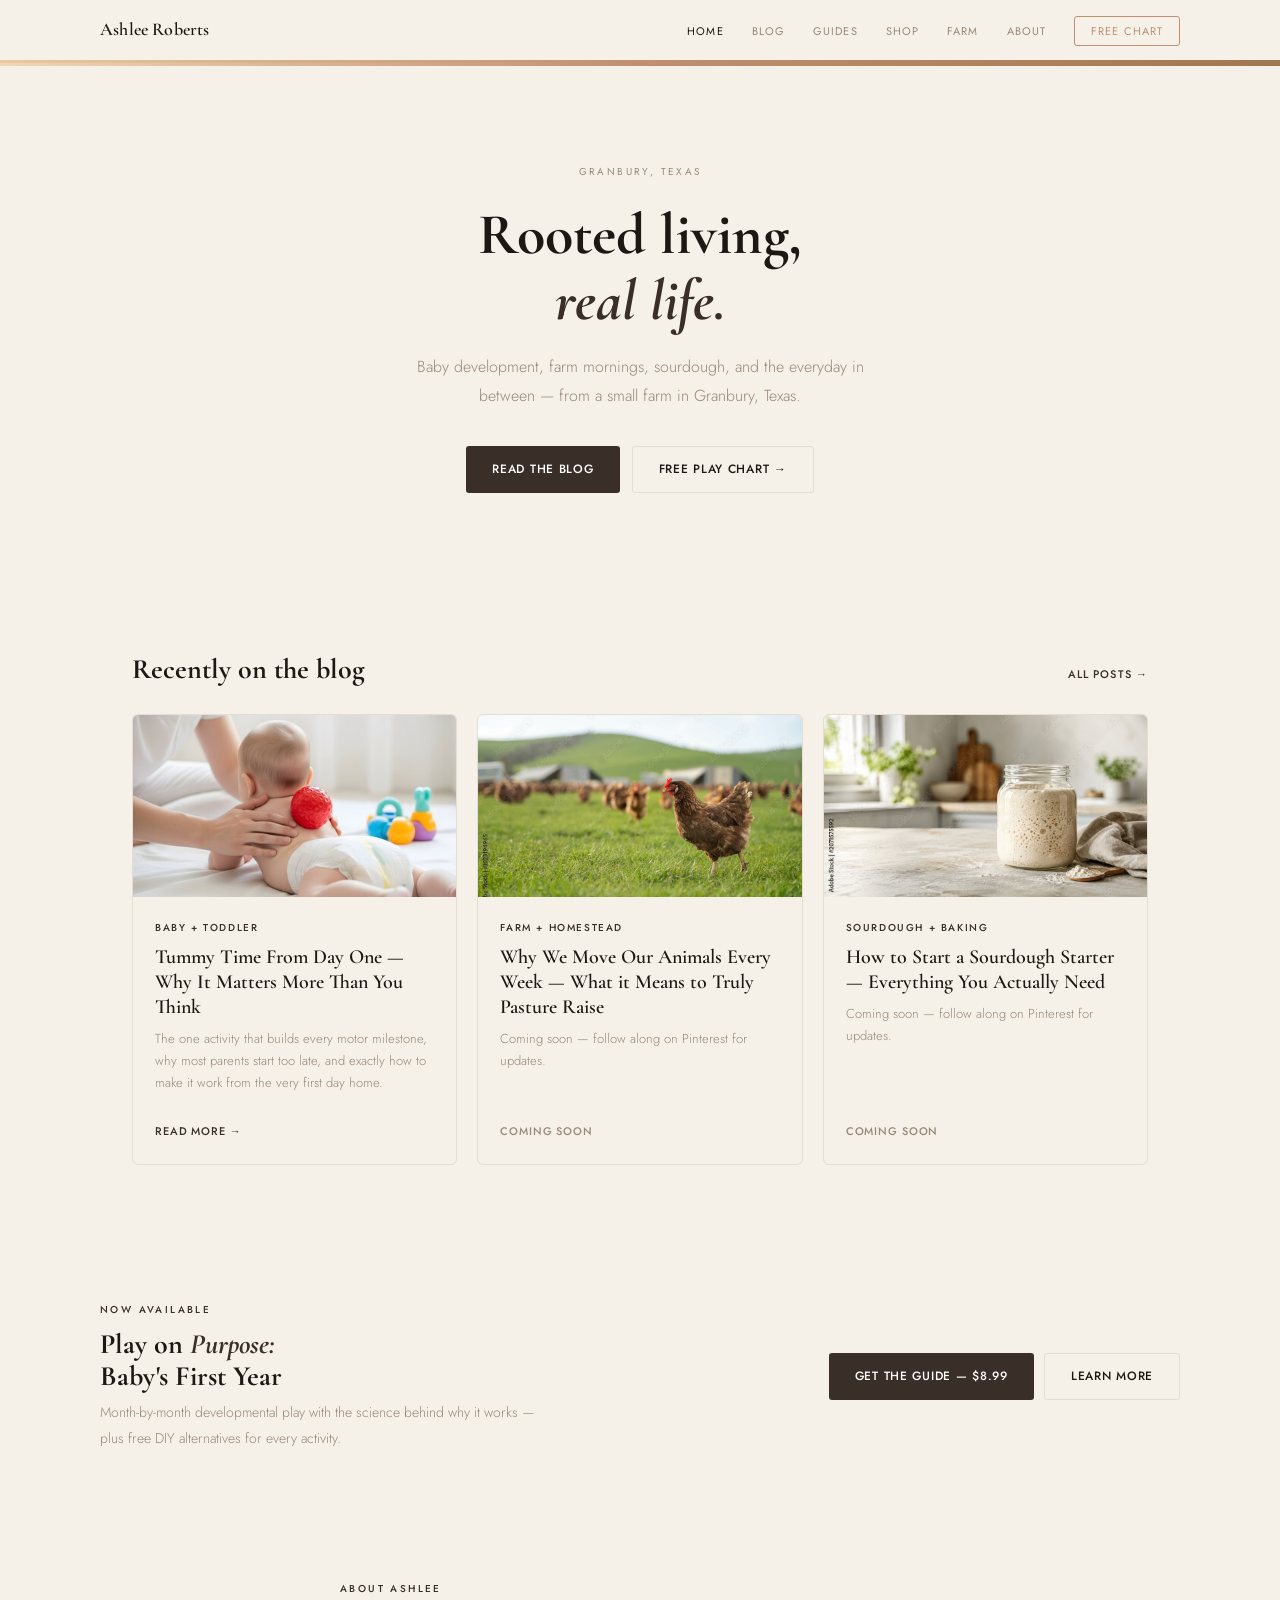
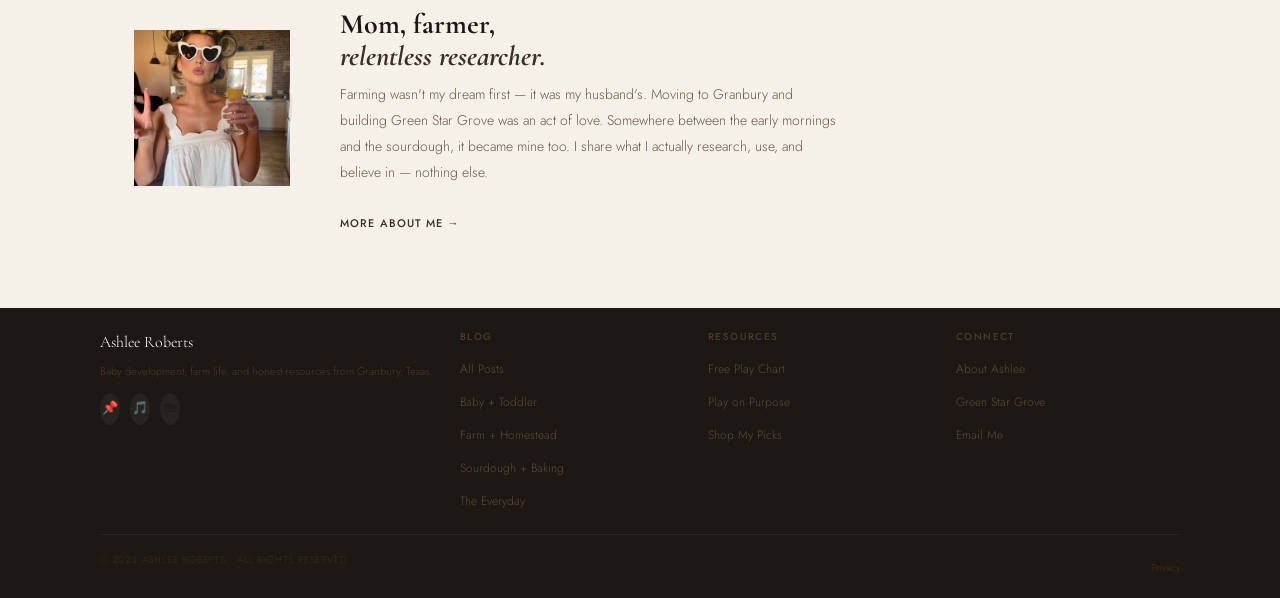
<file: index.html>
<!DOCTYPE html>
<html lang="en">
<head>
<meta charset="UTF-8">
<meta name="viewport" content="width=device-width, initial-scale=1.0">
<title>Ashlee Roberts — Rooted Living, Real Life</title>
<meta name="description" content="Baby development, farm life, sourdough baking, and the everyday from a small farm in Granbury, Texas.">
<meta property="og:title" content="Ashlee Roberts — Rooted Living, Real Life">
<meta property="og:description" content="Baby development, farm life, sourdough baking, and the everyday from Granbury, Texas.">
<link rel="stylesheet" href="css/main.css">
<style>
  /* ── HERO ── */
  .hero {
    background: #F5F0E8;
    padding: 100px 32px 80px;
    text-align: center;
    position: relative;
    overflow: hidden;
  }
  .hero::before {
    content: '';
    position: absolute; top: 0; left: 0; right: 0;
    height: 3px;
    background: linear-gradient(to right, #F2D4B8, #C09070, #A07850);
  }
  .hero-inner { max-width: 640px; margin: 0 auto; }
  .hero-location {
    font-family: var(--sans); font-size: 10px;
    letter-spacing: 0.24em; text-transform: uppercase;
    color: var(--muted); font-weight: 400; margin-bottom: 20px;
  }
  .hero h1 { margin-bottom: 18px; }
  .hero-desc {
    font-size: 16px; color: var(--muted); font-weight: 300;
    line-height: 1.8; max-width: 460px; margin: 0 auto 36px;
  }
  .hero-actions { display: flex; gap: 12px; justify-content: center; flex-wrap: wrap; }

  /* ── LATEST POSTS ── */
  .posts-heading {
    display: flex; align-items: baseline;
    justify-content: space-between; margin-bottom: 28px;
  }
  .posts-heading h2 { font-size: 28px; }
  .posts-heading a {
    font-size: 11px; font-weight: 500; letter-spacing: 0.1em;
    text-transform: uppercase; color: #3A2E28;
  }
  .posts-heading a:hover { color: var(--accent-dk); }

  /* ── GUIDE STRIP ── */
  .guide-strip {
    background: var(--ink);
    padding: 48px 32px;
  }
  .guide-strip-inner {
    max-width: var(--max); margin: 0 auto;
    display: flex; align-items: center;
    justify-content: space-between; gap: 32px; flex-wrap: wrap;
  }
  .guide-strip-text {}
  .guide-strip-eyebrow {
    font-size: 10px; letter-spacing: 0.22em; text-transform: uppercase;
    color: #5A4A3A; font-weight: 400; margin-bottom: 8px;
  }
  .guide-strip-title {
    font-family: var(--serif); font-size: 28px; font-weight: 700;
    color: white; line-height: 1.2; margin-bottom: 8px;
  }
  .guide-strip-title em { color: #3A2E28; font-style: italic; }
  .guide-strip-desc { font-size: 13px; color: #6A5A4A; font-weight: 300; max-width: 460px; }
  .guide-strip-actions { display: flex; gap: 10px; flex-shrink: 0; flex-wrap: wrap; }

  /* ── ABOUT STRIP ── */
  .about-strip-inner {
    max-width: var(--max); margin: 0 auto;
    display: grid; grid-template-columns: 160px 1fr;
    gap: 48px; align-items: center;
    padding: 0 32px;
  }
  .about-avatar {
    width: 160px; height: 160px; border-radius: 50%;
    background: var(--linen); display: flex;
    align-items: center; justify-content: center;
    font-size: 56px; border: 2px solid var(--border);
    flex-shrink: 0;
  }
  .about-text-block {}
  .about-text-block h2 { font-size: 28px; margin-bottom: 10px; }
  .about-text-block p { font-size: 14px; max-width: 500px; }
  .about-text-block a {
    font-size: 11px; font-weight: 500; letter-spacing: 0.1em;
    text-transform: uppercase; color: #3A2E28; margin-top: 14px;
    display: inline-block;
  }

  @media (max-width: 680px) {
    .hero { padding: 72px 20px 60px; }
    .about-strip-inner { grid-template-columns: 1fr; text-align: center; }
    .about-avatar { margin: 0 auto; }
    .guide-strip-inner { flex-direction: column; text-align: center; }
  }
</style>
<link rel="apple-touch-icon" sizes="180x180" href="/apple-touch-icon.png">
<link rel="icon" type="image/png" sizes="32x32" href="/favicon-32x32.png">
<link rel="icon" type="image/png" sizes="16x16" href="/favicon-16x16.png">
<link rel="manifest" href="/site.webmanifest">
</head>
<body>

<nav class="nav" style="border-bottom:none;">
  <div class="nav-inner">
    <a href="index.html" class="nav-logo">Ashlee Roberts</a>
    <ul class="nav-links" id="navLinks">
      <li><a href="index.html" class="active">Home</a></li>
      <li><a href="pages/blog.html">Blog</a></li>
      <li><a href="pages/digital-products.html">Guides</a></li>
      <li><a href="pages/shop.html">Shop</a></li>
      <li><a href="https://www.gsgrove.com">Farm</a></li>
      <li><a href="pages/about.html">About</a></li>
      <li><a href="https://shop.ashleegroberts.com/freebie" class="nav-cta">Free Chart</a></li>
    </ul>
    <button class="nav-menu-btn" id="menuBtn" aria-label="Menu">
      <span></span><span></span><span></span>
    </button>
  </div>
</nav>
<div class="accent-bar"></div>

<!-- HERO -->
<section class="hero">
  <div class="hero-inner">
    <p class="hero-location">Granbury, Texas</p>
    <h1>Rooted living,<br><em>real life.</em></h1>
    <p class="hero-desc">Baby development, farm mornings, sourdough, and the everyday in between — from a small farm in Granbury, Texas.</p>
    <div class="hero-actions">
      <a href="pages/blog.html" class="btn btn-ink">Read the Blog</a>
      <a href="https://shop.ashleegroberts.com/freebie" class="btn btn-outline">Free Play Chart →</a>
    </div>
  </div>
</section>

<!-- LATEST POSTS -->
<section style="background:var(--parch);padding:80px 0;">
  <div class="wrap">
    <div class="posts-heading">
      <h2>Recently on the blog</h2>
      <a href="pages/blog.html">All posts →</a>
    </div>
    <div class="grid-3">

      <!-- Post 1 — Tummy Time (live) -->
      <a href="pages/blog/tummy-time-tips.html" class="card post-card">
        <div class="post-card-image"><img src="images/tummy_time.jpg" alt="tummy time" style="width:100%;height:100%;object-fit:cover;"></div>
        <div class="post-card-body">
          <p class="post-card-cat">Baby + Toddler</p>
          <h3 class="post-card-title">Tummy Time From Day One — Why It Matters More Than You Think</h3>
          <p class="post-card-excerpt">The one activity that builds every motor milestone, why most parents start too late, and exactly how to make it work from the very first day home.</p>
          <span class="post-card-link">Read more →</span>
        </div>
      </a>

      <!-- Post 2 — placeholder -->
      <div class="card post-card">
        <div class="post-card-image"><img src="images/chicken.jpg" alt="chicken" style="width:100%;height:100%;object-fit:cover;"></div>
        <div class="post-card-body">
          <p class="post-card-cat">Farm + Homestead</p>
          <h3 class="post-card-title">Why We Move Our Animals Every Week — What it Means to Truly Pasture Raise</h3>
          <p class="post-card-excerpt">Coming soon — follow along on Pinterest for updates.</p>
          <span class="post-card-link" style="color:var(--muted);">Coming soon</span>
        </div>
      </div>

      <!-- Post 3 — placeholder -->
      <div class="card post-card">
        <div class="post-card-image"><img src="images/sourdough_starter.jpg" alt="sourdough starter" style="width:100%;height:100%;object-fit:cover;"></div>
        <div class="post-card-body">
          <p class="post-card-cat">Sourdough + Baking</p>
          <h3 class="post-card-title">How to Start a Sourdough Starter — Everything You Actually Need</h3>
          <p class="post-card-excerpt">Coming soon — follow along on Pinterest for updates.</p>
          <span class="post-card-link" style="color:var(--muted);">Coming soon</span>
        </div>
      </div>

    </div>
  </div>
</section>

<!-- GUIDE STRIP -->
<section style="background:var(--sand);padding:56px 32px;border-top:1px solid var(--border);border-bottom:1px solid var(--border);">
  <div style="max-width:1080px;margin:0 auto;display:flex;align-items:center;justify-content:space-between;gap:32px;flex-wrap:wrap;">
    <div>
      <span class="eyebrow">Now Available</span>
      <h2 style="font-size:28px;margin-bottom:8px;">Play on <em>Purpose:</em><br>Baby's First Year</h2>
      <p style="font-size:14px;color:var(--muted);max-width:460px;font-weight:300;">Month-by-month developmental play with the science behind why it works — plus free DIY alternatives for every activity.</p>
    </div>
    <div style="display:flex;gap:10px;flex-wrap:wrap;flex-shrink:0;">
      <a href="pages/digital-products.html" class="btn btn-primary">Get the Guide — $8.99</a>
      <a href="pages/digital-products.html" class="btn btn-outline">Learn More</a>
    </div>
  </div>
</section>
</div>

<!-- ABOUT STRIP -->
<section style="background:var(--parch);padding:72px 0;">
  <div class="about-strip-inner">
    <div class="about-avatar"><img src="images/ASH.jpg" alt="Ashlee Roberts" style="width:100%;height:100%;object-fit:cover;"></div>
    <div class="about-text-block">
      <span class="eyebrow">About Ashlee</span>
      <h2>Mom, farmer,<br><em>relentless researcher.</em></h2>
      <p>Farming wasn't my dream first — it was my husband's. Moving to Granbury and building Green Star Grove was an act of love. Somewhere between the early mornings and the sourdough, it became mine too. I share what I actually research, use, and believe in — nothing else.</p>
      <a href="pages/about.html">More about me →</a>
    </div>
  </div>
</section>

<footer>
  <div class="footer-inner">
    <div class="footer-top">
      <div>
        <p class="footer-brand">Ashlee Roberts</p>
        <p class="footer-tagline">Baby development, farm life, and honest resources from Granbury, Texas.</p>
        <div class="footer-social">
          <a href="https://pinterest.com/ashleegroberts" aria-label="Pinterest">📌</a>
          <a href="https://tiktok.com/@ashleegroberts" aria-label="TikTok">🎵</a>
          <a href="https://shopmy.us/ashleegroberts" aria-label="ShopMy">🛍</a>
        </div>
      </div>
      <div>
        <p class="footer-col-title">Blog</p>
        <ul class="footer-links">
          <li><a href="pages/blog.html">All Posts</a></li>
          <li><a href="pages/blog.html#baby">Baby + Toddler</a></li>
          <li><a href="pages/blog.html#farm">Farm + Homestead</a></li>
          <li><a href="pages/blog.html#sourdough">Sourdough + Baking</a></li>
          <li><a href="pages/blog.html#everyday">The Everyday</a></li>
        </ul>
      </div>
      <div>
        <p class="footer-col-title">Resources</p>
        <ul class="footer-links">
          <li><a href="https://shop.ashleegroberts.com/freebie">Free Play Chart</a></li>
          <li><a href="pages/digital-products.html">Play on Purpose</a></li>
          <li><a href="pages/shop.html">Shop My Picks</a></li>
        </ul>
      </div>
      <div>
        <p class="footer-col-title">Connect</p>
        <ul class="footer-links">
          <li><a href="pages/about.html">About Ashlee</a></li>
          <li><a href="https://www.gsgrove.com">Green Star Grove</a></li>
          <li><a href="mailto:ashleegroberts@gmail.com">Email Me</a></li>
          </ul>
      </div>
    </div>
    <div class="footer-bottom">
      <p class="footer-copy">© 2025 ASHLEE ROBERTS · ALL RIGHTS RESERVED</p>
      <div class="footer-legal">
        <a href="pages/privacy.html">Privacy</a>
        
      </div>
    </div>
  </div>
</footer>

<script>
  document.getElementById('menuBtn').addEventListener('click', () =>
    document.getElementById('navLinks').classList.toggle('open'));
</script>
</body>
</html>
</file>
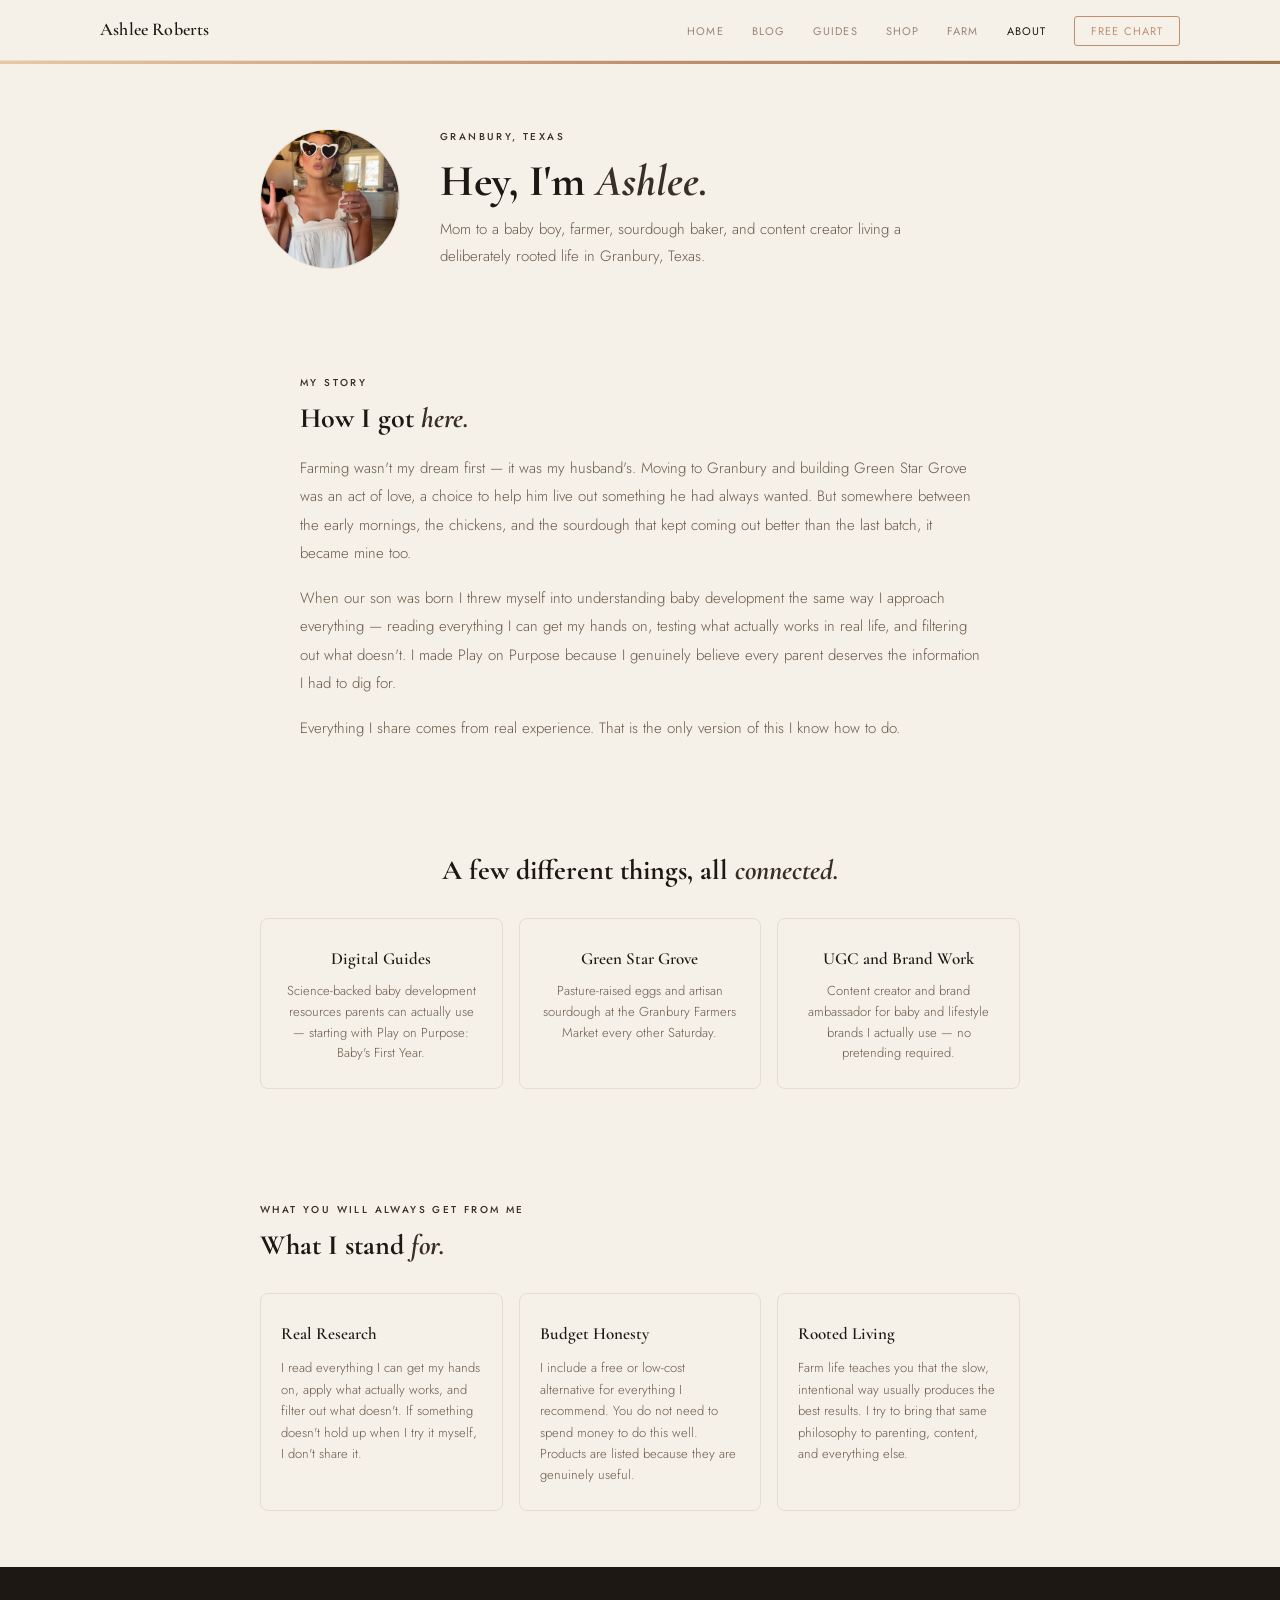
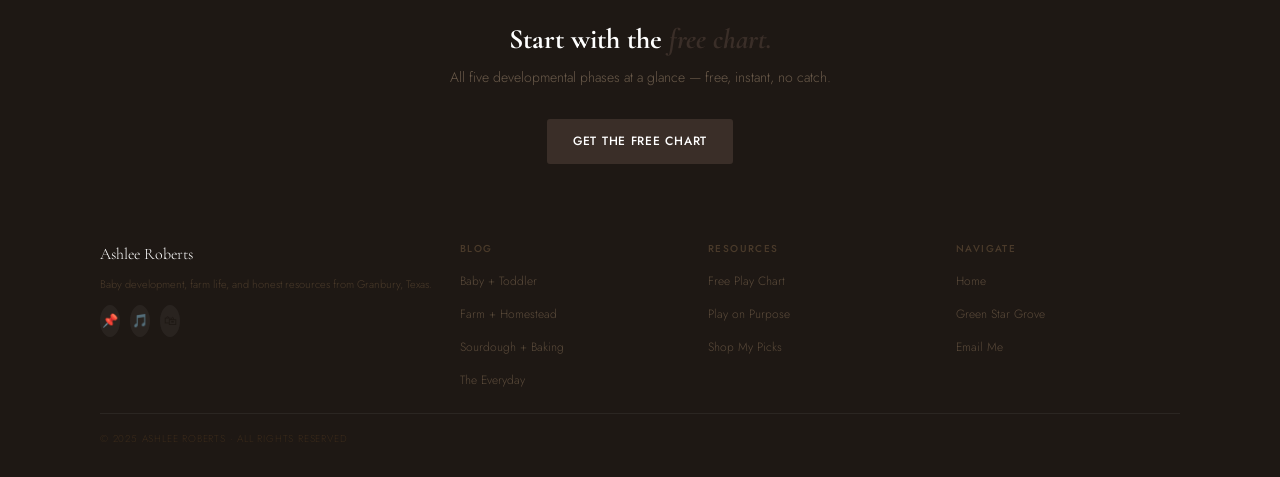
<file: pages/about.html>
<!DOCTYPE html>
<html lang="en">
<head>
<meta charset="UTF-8">
<meta name="viewport" content="width=device-width, initial-scale=1.0">
<title>About Ashlee — Ashlee Roberts</title>
<meta name="description" content="Mom, farmer, and content creator in Granbury, Texas. Baby development resources, pasture-raised eggs, and artisan sourdough.">
<link rel="apple-touch-icon" sizes="180x180" href="/apple-touch-icon.png">
<link rel="icon" type="image/png" sizes="32x32" href="/favicon-32x32.png">
<link rel="icon" type="image/png" sizes="16x16" href="/favicon-16x16.png">
<link rel="manifest" href="/site.webmanifest">
<link rel="stylesheet" href="../css/main.css">
<style>
  body { background: #F5F0E8; }

  /* ── HERO ── */
  .about-hero {
    background: #F5F0E8;
    padding: 64px 32px 48px;
    
  }
  .about-hero-inner {
    max-width: 760px;
    margin: 0 auto;
    display: grid;
    grid-template-columns: 140px 1fr;
    gap: 40px;
    align-items: center;
  }
  .about-avatar {
    width: 140px; height: 140px;
    border-radius: 50%;
    background: #F5F0E8;
    border: 1px solid var(--border);
    display: flex; align-items: center;
    justify-content: center; font-size: 48px;
    flex-shrink: 0;
  }
  .about-hero h1 { font-size: clamp(32px, 5vw, 44px); margin-bottom: 10px; }
  .about-hero p { font-size: 15px; color: var(--warm); font-weight: 300; line-height: 1.8; max-width: 500px; }

  /* ── STORY ── */
  .story-section {
    background: #F5F0E8;
    padding: 56px 32px;
    
  }
  .story-inner { max-width: 680px; margin: 0 auto; }
  .story-inner h2 { font-size: 28px; margin-bottom: 20px; }
  .story-inner p { font-size: 15px; color: var(--warm); font-weight: 300; line-height: 1.9; margin-bottom: 16px; }
  .story-inner p:last-child { margin-bottom: 0; }
  .story-inner p strong { color: var(--ink); font-weight: 600; }

  /* ── WHAT I DO ── */
  .what-section {
    background: #F5F0E8;
    padding: 56px 32px;
    
  }
  .what-inner { max-width: 760px; margin: 0 auto; }
  .what-inner h2 { font-size: 28px; margin-bottom: 32px; text-align: center; }
  .what-grid {
    display: grid;
    grid-template-columns: repeat(3, 1fr);
    gap: 16px;
  }
  .what-card {
    background: #F5F0E8;
    border: 1px solid var(--border);
    border-radius: 8px;
    padding: 24px 20px;
    text-align: center;
  }
  .what-icon { font-size: 28px; margin-bottom: 12px; }
  .what-name { font-family: var(--serif); font-size: 17px; font-weight: 600; color: var(--ink); margin-bottom: 6px; }
  .what-desc { font-size: 13px; color: var(--warm); line-height: 1.6; font-weight: 300; }

  /* ── VALUES ── */
  .values-section {
    background: #F5F0E8;
    padding: 56px 32px;
    
  }
  .values-inner { max-width: 760px; margin: 0 auto; }
  .values-inner h2 { font-size: 28px; margin-bottom: 32px; }
  .values-grid { display: grid; grid-template-columns: repeat(3, 1fr); gap: 16px; }
  .value-card {
    border: 1px solid var(--border);
    border-radius: 8px;
    padding: 24px 20px;
    background: #F5F0E8;
  }
  .value-icon { font-size: 24px; margin-bottom: 10px; }
  .value-title { font-family: var(--serif); font-size: 17px; font-weight: 600; color: var(--ink); margin-bottom: 8px; }
  .value-desc { font-size: 13px; color: var(--warm); line-height: 1.65; font-weight: 300; }

  /* ── CTA ── */
  .about-cta {
    background: var(--ink);
    padding: 56px 32px;
    text-align: center;
  }
  .about-cta h2 { font-family: var(--serif); font-size: 28px; color: white; margin-bottom: 10px; }
  .about-cta h2 em { color: #3A2E28; font-style: italic; }
  .about-cta p { color: #6A5A4A; font-size: 14px; max-width: 440px; margin: 0 auto 28px; font-weight: 300; }

  @media (max-width: 700px) {
    .about-hero-inner { grid-template-columns: 1fr; text-align: center; }
    .about-avatar { margin: 0 auto; }
    .what-grid, .values-grid { grid-template-columns: 1fr; }
  }
  h1 em, h2 em { color: #3A2E28 !important; font-style: italic; }
  .eyebrow { color: #3A2E28 !important; }
  .about-avatar { background: #F5F0E8; }
  .what-section { background: #F5F0E8 !important; }
  .story-section { background: #F5F0E8 !important; border: none !important; }
  .values-section { background: #F5F0E8 !important; border: none !important; }
  .what-section { border: none !important; }
</style>
</head>
<body>

<nav class="nav">
  <div class="nav-inner">
    <a href="../index.html" class="nav-logo">Ashlee Roberts</a>
    <ul class="nav-links" id="navLinks">
      <li><a href="../index.html">Home</a></li>
      <li><a href="blog.html">Blog</a></li>
      <li><a href="digital-products.html">Guides</a></li>
      <li><a href="shop.html">Shop</a></li>
      <li><a href="https://www.gsgrove.com">Farm</a></li>
      <li><a href="about.html" class="active">About</a></li>
      <li><a href="https://shop.ashleegroberts.com/freebie" class="nav-cta">Free Chart</a></li>
    </ul>
    <button class="nav-menu-btn" id="menuBtn" aria-label="Menu"><span></span><span></span><span></span></button>
  </div>
</nav>
<div class="accent-bar"></div>

<!-- HERO -->
<div class="about-hero">
  <div class="about-hero-inner">
    <div class="about-avatar"> <img src="../images/ASH.jpg" alt="Ashlee Roberts" style="width:100%;height:100%;object-fit:cover;border-radius:50%;">
    </div>
    <div>
      <span class="eyebrow">Granbury, Texas</span>
      <h1>Hey, I'm <em>Ashlee.</em></h1>
      <p>Mom to a baby boy, farmer, sourdough baker, and content creator living a deliberately rooted life in Granbury, Texas.</p>
    </div>
  </div>
</div>

<!-- MY STORY -->
<div class="story-section">
  <div class="story-inner">
    <span class="eyebrow">My Story</span>
    <h2>How I got <em>here.</em></h2>
    <p>Farming wasn't my dream first — it was my husband's. Moving to Granbury and building Green Star Grove was an act of love, a choice to help him live out something he had always wanted. But somewhere between the early mornings, the chickens, and the sourdough that kept coming out better than the last batch, it became mine too.</p>
    <p>When our son was born I threw myself into understanding baby development the same way I approach everything — reading everything I can get my hands on, testing what actually works in real life, and filtering out what doesn't. I made Play on Purpose because I genuinely believe every parent deserves the information I had to dig for.</p>
    <p>Everything I share comes from real experience. That is the only version of this I know how to do.</p>
  </div>
</div>

<!-- WHAT I DO -->
<div class="what-section">
  <div class="what-inner">
    <h2>A few different things, all <em>connected.</em></h2>
    <div class="what-grid">
      <div class="what-card">
        <p class="what-name">Digital Guides</p>
        <p class="what-desc">Science-backed baby development resources parents can actually use — starting with Play on Purpose: Baby's First Year.</p>
      </div>
      <div class="what-card">
        <p class="what-name">Green Star Grove</p>
        <p class="what-desc">Pasture-raised eggs and artisan sourdough at the Granbury Farmers Market every other Saturday.</p>
      </div>
      <div class="what-card">
        <p class="what-name">UGC and Brand Work</p>
        <p class="what-desc">Content creator and brand ambassador for baby and lifestyle brands I actually use — no pretending required.</p>
      </div>
    </div>
  </div>
</div>

<!-- VALUES -->
<div class="values-section">
  <div class="values-inner">
    <span class="eyebrow">What You Will Always Get From Me</span>
    <h2>What I stand <em>for.</em></h2>
    <div class="values-grid">
      <div class="value-card">
        <p class="value-title">Real Research</p>
        <p class="value-desc">I read everything I can get my hands on, apply what actually works, and filter out what doesn't. If something doesn't hold up when I try it myself, I don't share it.</p>
      </div>
      <div class="value-card">
        <p class="value-title">Budget Honesty</p>
        <p class="value-desc">I include a free or low-cost alternative for everything I recommend. You do not need to spend money to do this well. Products are listed because they are genuinely useful.</p>
      </div>
      <div class="value-card">
        <p class="value-title">Rooted Living</p>
        <p class="value-desc">Farm life teaches you that the slow, intentional way usually produces the best results. I try to bring that same philosophy to parenting, content, and everything else.</p>
      </div>
    </div>
  </div>
</div>

<!-- CTA -->
<div class="about-cta">
  <h2>Start with the <em>free chart.</em></h2>
  <p>All five developmental phases at a glance — free, instant, no catch.</p>
  <a href="https://shop.ashleegroberts.com/freebie" class="btn btn-primary">Get the Free Chart</a>
</div>

<footer>
  <div class="footer-inner">
    <div class="footer-top">
      <div>
        <p class="footer-brand">Ashlee Roberts</p>
        <p class="footer-tagline">Baby development, farm life, and honest resources from Granbury, Texas.</p>
        <div class="footer-social">
          <a href="https://pinterest.com/ashleegroberts">📌</a>
          <a href="https://tiktok.com/@ashleegroberts">🎵</a>
          <a href="https://shopmy.us/ashleegroberts">🛍</a>
        </div>
      </div>
      <div>
        <p class="footer-col-title">Blog</p>
        <ul class="footer-links">
          <li><a href="blog.html#baby">Baby + Toddler</a></li>
          <li><a href="blog.html#farm">Farm + Homestead</a></li>
          <li><a href="blog.html#sourdough">Sourdough + Baking</a></li>
          <li><a href="blog.html#everyday">The Everyday</a></li>
        </ul>
      </div>
      <div>
        <p class="footer-col-title">Resources</p>
        <ul class="footer-links">
          <li><a href="https://shop.ashleegroberts.com/freebie">Free Play Chart</a></li>
          <li><a href="digital-products.html">Play on Purpose</a></li>
          <li><a href="shop.html">Shop My Picks</a></li>
        </ul>
      </div>
      <div>
        <p class="footer-col-title">Navigate</p>
        <ul class="footer-links">
          <li><a href="../index.html">Home</a></li>
          <li><a href="https://www.gsgrove.com">Green Star Grove</a></li>
          <li><a href="mailto:ashleegroberts@gmail.com">Email Me</a></li>
          </ul>
      </div>
    </div>
    <div class="footer-bottom">
      <p class="footer-copy">© 2025 ASHLEE ROBERTS · ALL RIGHTS RESERVED</p>
      <div class="footer-legal">
        
      </div>
    </div>
  </div>
</footer>

<script>
  document.getElementById('menuBtn').addEventListener('click', () =>
    document.getElementById('navLinks').classList.toggle('open'));
</script>
</body>
</html>
</file>
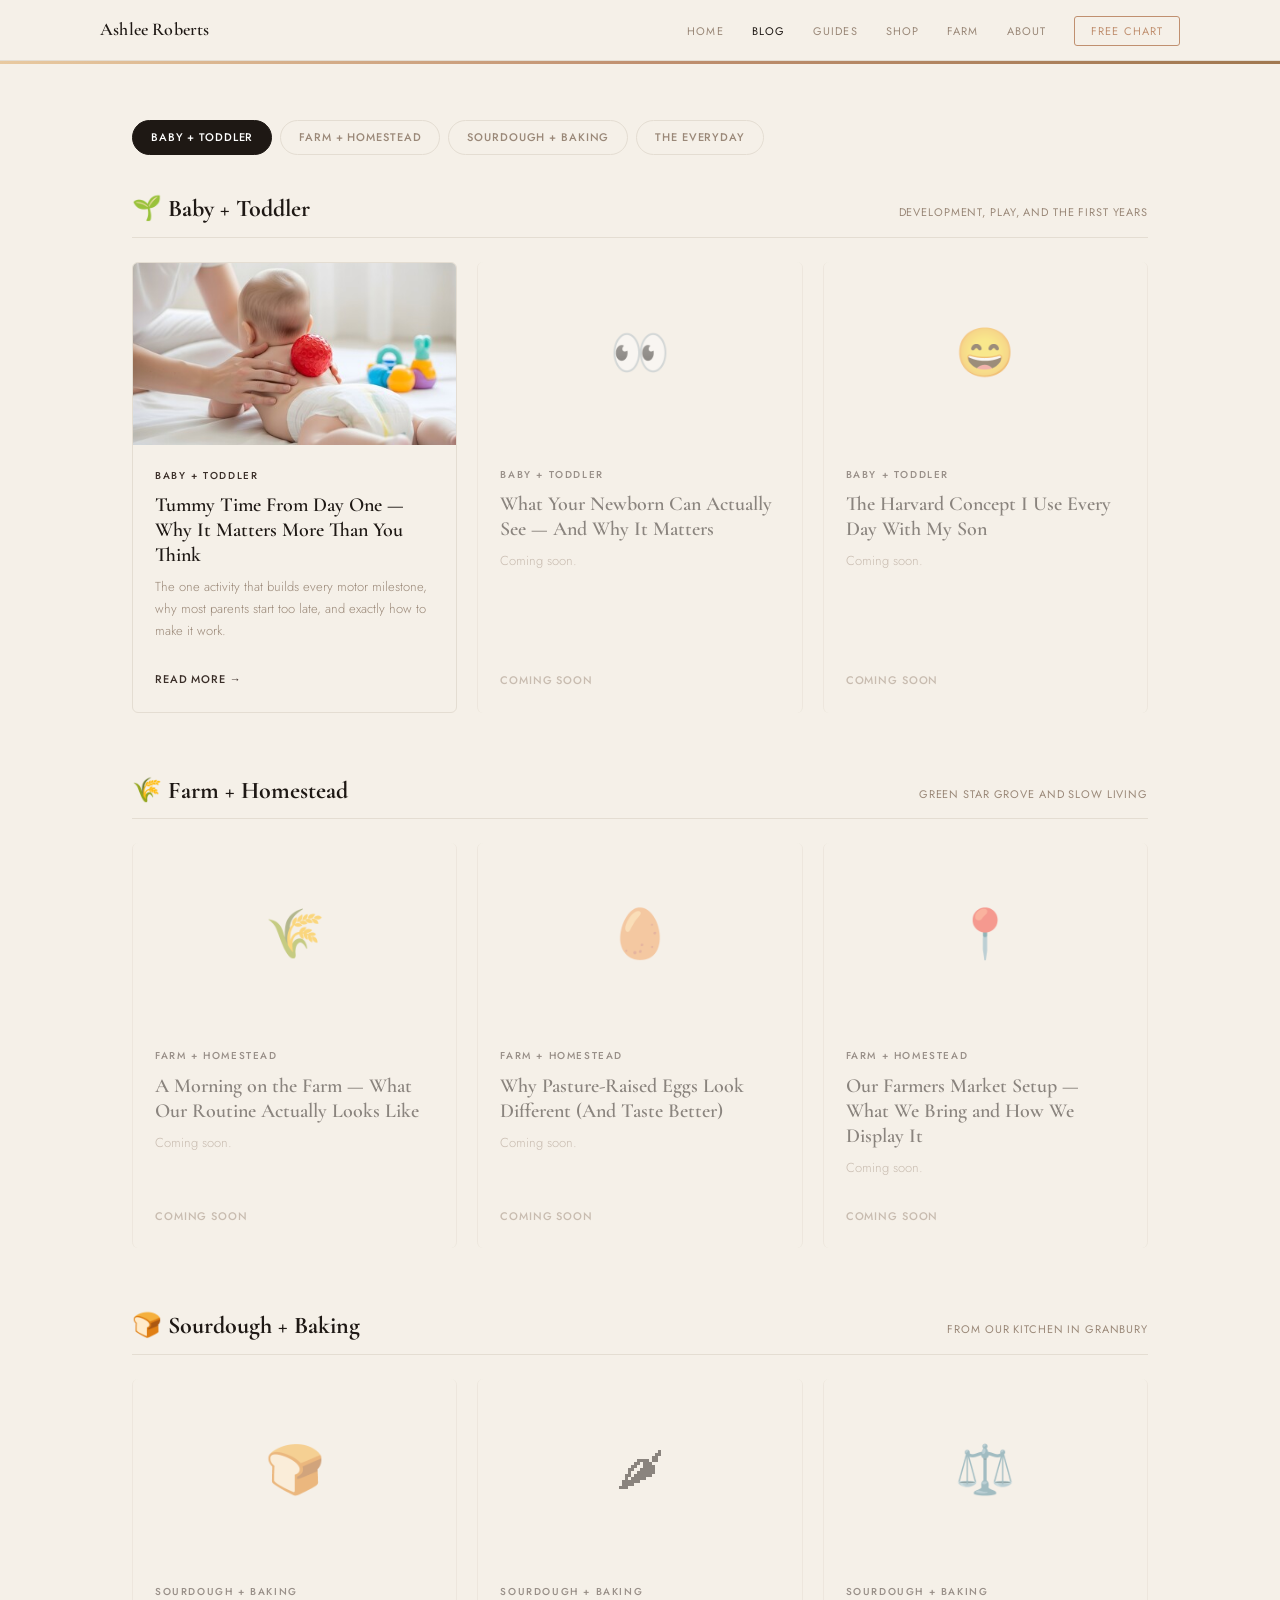
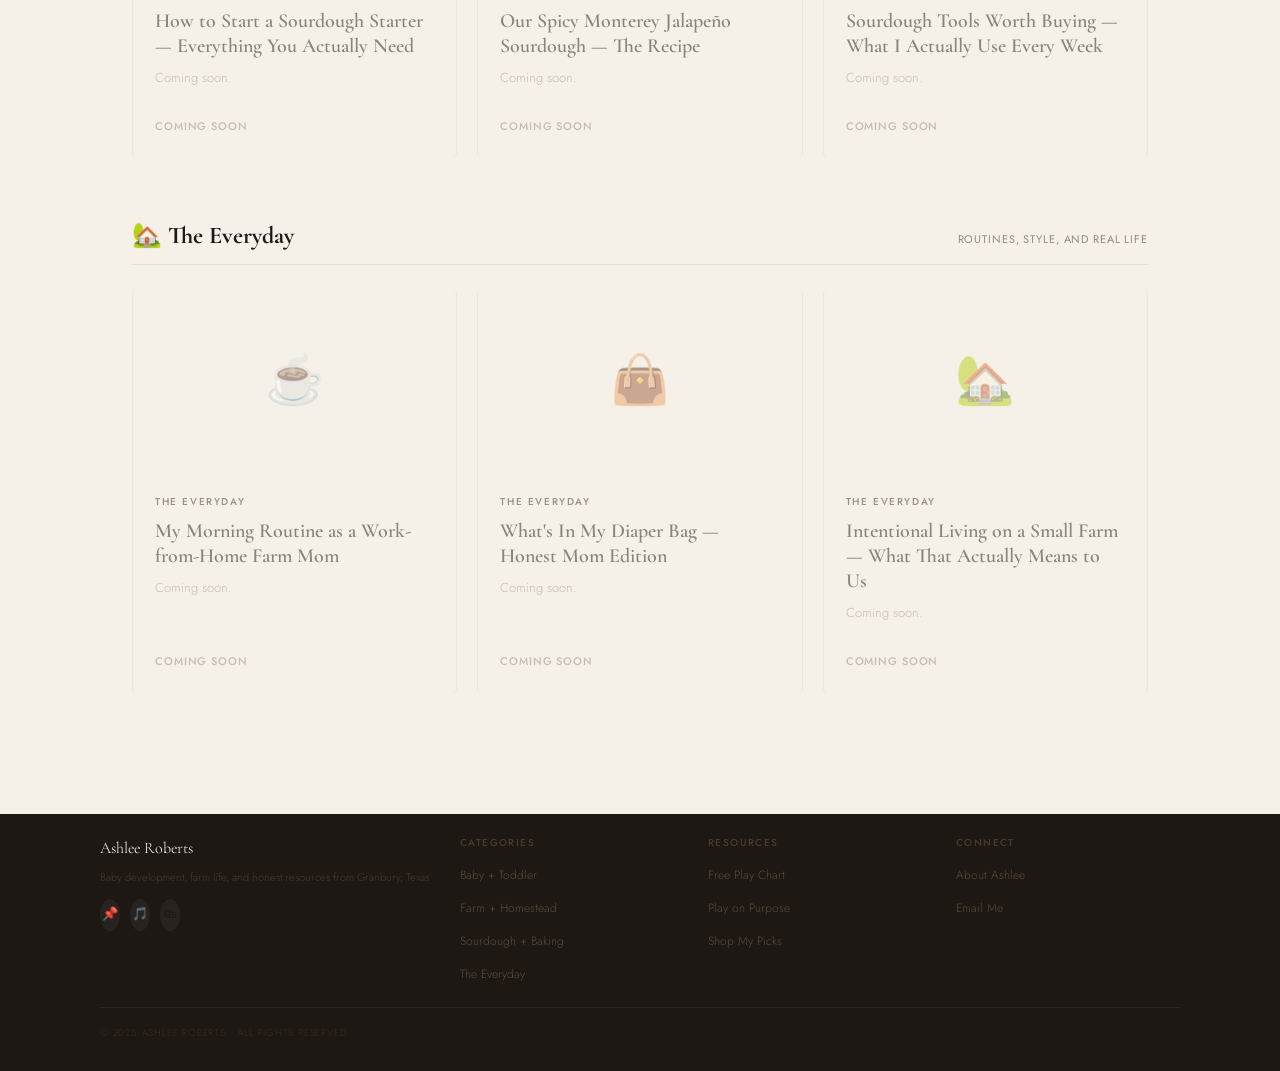
<file: pages/blog.html>
<!DOCTYPE html>
<html lang="en">
<head>
<meta charset="UTF-8">
<meta name="viewport" content="width=device-width, initial-scale=1.0">
<title>Blog — Ashlee Roberts</title>
<meta name="description" content="Baby development, farm life, sourdough baking, and everyday real life from Granbury, Texas.">
<link rel="stylesheet" href="../css/main.css">
<style>
  .blog-hero { padding: 72px 32px 56px; text-align: center; position: relative; }
  .blog-hero::before { content: ''; position: absolute; top: 0; left: 0; right: 0; height: 3px; background: linear-gradient(to right, #F2D4B8, #C09070, #A07850); }
  .blog-hero h1 { margin-bottom: 12px; }
  .blog-hero p { color: var(--muted); max-width: 480px; margin: 0 auto; font-size: 15px; font-weight: 300; }

  .cat-nav { display: flex; gap: 8px; flex-wrap: wrap; margin-bottom: 40px; }
  .cat-btn {
    padding: 7px 18px; border-radius: 20px; border: 1px solid var(--border);
    font-family: var(--sans); font-size: 11px; font-weight: 500;
    letter-spacing: 0.08em; text-transform: uppercase;
    color: var(--muted); background: #F5F0E8; cursor: pointer;
    transition: all 0.15s; text-decoration: none;
  }
  .cat-btn:hover, .cat-btn.active { background: var(--ink); color: white; border-color: var(--ink); }

  .cat-section { margin-bottom: 64px; }
  .cat-header {
    display: flex; align-items: baseline;
    justify-content: space-between; margin-bottom: 24px;
    padding-bottom: 14px; border-bottom: 1px solid var(--border);
  }
  .cat-header h2 { font-size: 24px; }
  .cat-header span { font-size: 11px; color: var(--muted); letter-spacing: 0.08em; text-transform: uppercase; }
</style>
<link rel="apple-touch-icon" sizes="180x180" href="/apple-touch-icon.png">
<link rel="icon" type="image/png" sizes="32x32" href="/favicon-32x32.png">
<link rel="icon" type="image/png" sizes="16x16" href="/favicon-16x16.png">
<link rel="manifest" href="/site.webmanifest">
</head>
<body>

<nav class="nav">
  <div class="nav-inner">
    <a href="../index.html" class="nav-logo">Ashlee Roberts</a>
    <ul class="nav-links" id="navLinks">
      <li><a href="../index.html">Home</a></li>
      <li><a href="blog.html" class="active">Blog</a></li>
      <li><a href="digital-products.html">Guides</a></li>
      <li><a href="shop.html">Shop</a></li>
      <li><a href="https://www.gsgrove.com">Farm</a></li>
      <li><a href="about.html">About</a></li>
      <li><a href="https://shop.ashleegroberts.com/freebie" class="nav-cta">Free Chart</a></li>
    </ul>
    <button class="nav-menu-btn" id="menuBtn" aria-label="Menu"><span></span><span></span><span></span></button>
  </div>
</nav>
<div class="accent-bar"></div>



<section style="background:var(--parch);padding:56px 0;">
  <div class="wrap">

    <div class="cat-nav">
      <a href="#baby" class="cat-btn active">Baby + Toddler</a>
      <a href="#farm" class="cat-btn">Farm + Homestead</a>
      <a href="#sourdough" class="cat-btn">Sourdough + Baking</a>
      <a href="#everyday" class="cat-btn">The Everyday</a>
    </div>

    <!-- BABY + TODDLER -->
    <div class="cat-section" id="baby">
      <div class="cat-header">
        <h2>🌱 Baby + Toddler</h2>
        <span>Development, play, and the first years</span>
      </div>
      <div class="grid-3">
        <a href="blog/tummy-time-tips.html" class="card post-card">
          <div class="post-card-image"><img src="../images/tummy_time.jpg" alt="Tummy time" style="width:100%;height:100%;object-fit:cover;"></div>
          <div class="post-card-body">
            <p class="post-card-cat">Baby + Toddler</p>
            <h3 class="post-card-title">Tummy Time From Day One — Why It Matters More Than You Think</h3>
            <p class="post-card-excerpt">The one activity that builds every motor milestone, why most parents start too late, and exactly how to make it work.</p>
            <span class="post-card-link">Read more →</span>
          </div>
        </a>
        <div class="card post-card" style="opacity:0.5;">
          <div class="post-card-image">👀</div>
          <div class="post-card-body">
            <p class="post-card-cat">Baby + Toddler</p>
            <h3 class="post-card-title">What Your Newborn Can Actually See — And Why It Matters</h3>
            <p class="post-card-excerpt">Coming soon.</p>
            <span class="post-card-link" style="color:var(--muted);">Coming soon</span>
          </div>
        </div>
        <div class="card post-card" style="opacity:0.5;">
          <div class="post-card-image">😄</div>
          <div class="post-card-body">
            <p class="post-card-cat">Baby + Toddler</p>
            <h3 class="post-card-title">The Harvard Concept I Use Every Day With My Son</h3>
            <p class="post-card-excerpt">Coming soon.</p>
            <span class="post-card-link" style="color:var(--muted);">Coming soon</span>
          </div>
        </div>
      </div>
    </div>

    <!-- FARM + HOMESTEAD -->
    <div class="cat-section" id="farm">
      <div class="cat-header">
        <h2>🌾 Farm + Homestead</h2>
        <span>Green Star Grove and slow living</span>
      </div>
      <div class="grid-3">
        <div class="card post-card" style="opacity:0.5;">
          <div class="post-card-image">🌾</div>
          <div class="post-card-body">
            <p class="post-card-cat">Farm + Homestead</p>
            <h3 class="post-card-title">A Morning on the Farm — What Our Routine Actually Looks Like</h3>
            <p class="post-card-excerpt">Coming soon.</p>
            <span class="post-card-link" style="color:var(--muted);">Coming soon</span>
          </div>
        </div>
        <div class="card post-card" style="opacity:0.5;">
          <div class="post-card-image">🥚</div>
          <div class="post-card-body">
            <p class="post-card-cat">Farm + Homestead</p>
            <h3 class="post-card-title">Why Pasture-Raised Eggs Look Different (And Taste Better)</h3>
            <p class="post-card-excerpt">Coming soon.</p>
            <span class="post-card-link" style="color:var(--muted);">Coming soon</span>
          </div>
        </div>
        <div class="card post-card" style="opacity:0.5;">
          <div class="post-card-image">📍</div>
          <div class="post-card-body">
            <p class="post-card-cat">Farm + Homestead</p>
            <h3 class="post-card-title">Our Farmers Market Setup — What We Bring and How We Display It</h3>
            <p class="post-card-excerpt">Coming soon.</p>
            <span class="post-card-link" style="color:var(--muted);">Coming soon</span>
          </div>
        </div>
      </div>
    </div>

    <!-- SOURDOUGH + BAKING -->
    <div class="cat-section" id="sourdough">
      <div class="cat-header">
        <h2>🍞 Sourdough + Baking</h2>
        <span>From our kitchen in Granbury</span>
      </div>
      <div class="grid-3">
        <div class="card post-card" style="opacity:0.5;">
          <div class="post-card-image">🍞</div>
          <div class="post-card-body">
            <p class="post-card-cat">Sourdough + Baking</p>
            <h3 class="post-card-title">How to Start a Sourdough Starter — Everything You Actually Need</h3>
            <p class="post-card-excerpt">Coming soon.</p>
            <span class="post-card-link" style="color:var(--muted);">Coming soon</span>
          </div>
        </div>
        <div class="card post-card" style="opacity:0.5;">
          <div class="post-card-image">🌶</div>
          <div class="post-card-body">
            <p class="post-card-cat">Sourdough + Baking</p>
            <h3 class="post-card-title">Our Spicy Monterey Jalapeño Sourdough — The Recipe</h3>
            <p class="post-card-excerpt">Coming soon.</p>
            <span class="post-card-link" style="color:var(--muted);">Coming soon</span>
          </div>
        </div>
        <div class="card post-card" style="opacity:0.5;">
          <div class="post-card-image">⚖️</div>
          <div class="post-card-body">
            <p class="post-card-cat">Sourdough + Baking</p>
            <h3 class="post-card-title">Sourdough Tools Worth Buying — What I Actually Use Every Week</h3>
            <p class="post-card-excerpt">Coming soon.</p>
            <span class="post-card-link" style="color:var(--muted);">Coming soon</span>
          </div>
        </div>
      </div>
    </div>

    <!-- THE EVERYDAY -->
    <div class="cat-section" id="everyday">
      <div class="cat-header">
        <h2>🏡 The Everyday</h2>
        <span>Routines, style, and real life</span>
      </div>
      <div class="grid-3">
        <div class="card post-card" style="opacity:0.5;">
          <div class="post-card-image">☕</div>
          <div class="post-card-body">
            <p class="post-card-cat">The Everyday</p>
            <h3 class="post-card-title">My Morning Routine as a Work-from-Home Farm Mom</h3>
            <p class="post-card-excerpt">Coming soon.</p>
            <span class="post-card-link" style="color:var(--muted);">Coming soon</span>
          </div>
        </div>
        <div class="card post-card" style="opacity:0.5;">
          <div class="post-card-image">👜</div>
          <div class="post-card-body">
            <p class="post-card-cat">The Everyday</p>
            <h3 class="post-card-title">What's In My Diaper Bag — Honest Mom Edition</h3>
            <p class="post-card-excerpt">Coming soon.</p>
            <span class="post-card-link" style="color:var(--muted);">Coming soon</span>
          </div>
        </div>
        <div class="card post-card" style="opacity:0.5;">
          <div class="post-card-image">🏡</div>
          <div class="post-card-body">
            <p class="post-card-cat">The Everyday</p>
            <h3 class="post-card-title">Intentional Living on a Small Farm — What That Actually Means to Us</h3>
            <p class="post-card-excerpt">Coming soon.</p>
            <span class="post-card-link" style="color:var(--muted);">Coming soon</span>
          </div>
        </div>
      </div>
    </div>

  </div>
</section>

<footer>
  <div class="footer-inner">
    <div class="footer-top">
      <div>
        <p class="footer-brand">Ashlee Roberts</p>
        <p class="footer-tagline">Baby development, farm life, and honest resources from Granbury, Texas.</p>
        <div class="footer-social">
          <a href="https://pinterest.com/ashleegroberts">📌</a>
          <a href="https://tiktok.com/@ashleegroberts">🎵</a>
          <a href="https://shopmy.us/ashleegroberts">🛍</a>
        </div>
      </div>
      <div>
        <p class="footer-col-title">Categories</p>
        <ul class="footer-links">
          <li><a href="#baby">Baby + Toddler</a></li>
          <li><a href="#farm">Farm + Homestead</a></li>
          <li><a href="#sourdough">Sourdough + Baking</a></li>
          <li><a href="#everyday">The Everyday</a></li>
        </ul>
      </div>
      <div>
        <p class="footer-col-title">Resources</p>
        <ul class="footer-links">
          <li><a href="https://shop.ashleegroberts.com/freebie">Free Play Chart</a></li>
          <li><a href="digital-products.html">Play on Purpose</a></li>
          <li><a href="shop.html">Shop My Picks</a></li>
        </ul>
      </div>
      <div>
        <p class="footer-col-title">Connect</p>
        <ul class="footer-links">
          <li><a href="about.html">About Ashlee</a></li>
          <li><a href="mailto:ashleegroberts@gmail.com">Email Me</a></li>
          </ul>
      </div>
    </div>
    <div class="footer-bottom">
      <p class="footer-copy">© 2025 ASHLEE ROBERTS · ALL RIGHTS RESERVED</p>
      <div class="footer-legal">
        
      </div>
    </div>
  </div>
</footer>

<script>
  document.getElementById('menuBtn').addEventListener('click', () =>
    document.getElementById('navLinks').classList.toggle('open'));
  document.querySelectorAll('.cat-btn').forEach(btn => {
    btn.addEventListener('click', () => {
      document.querySelectorAll('.cat-btn').forEach(b => b.classList.remove('active'));
      btn.classList.add('active');
    });
  });
</script>
</body>
</html>
</file>
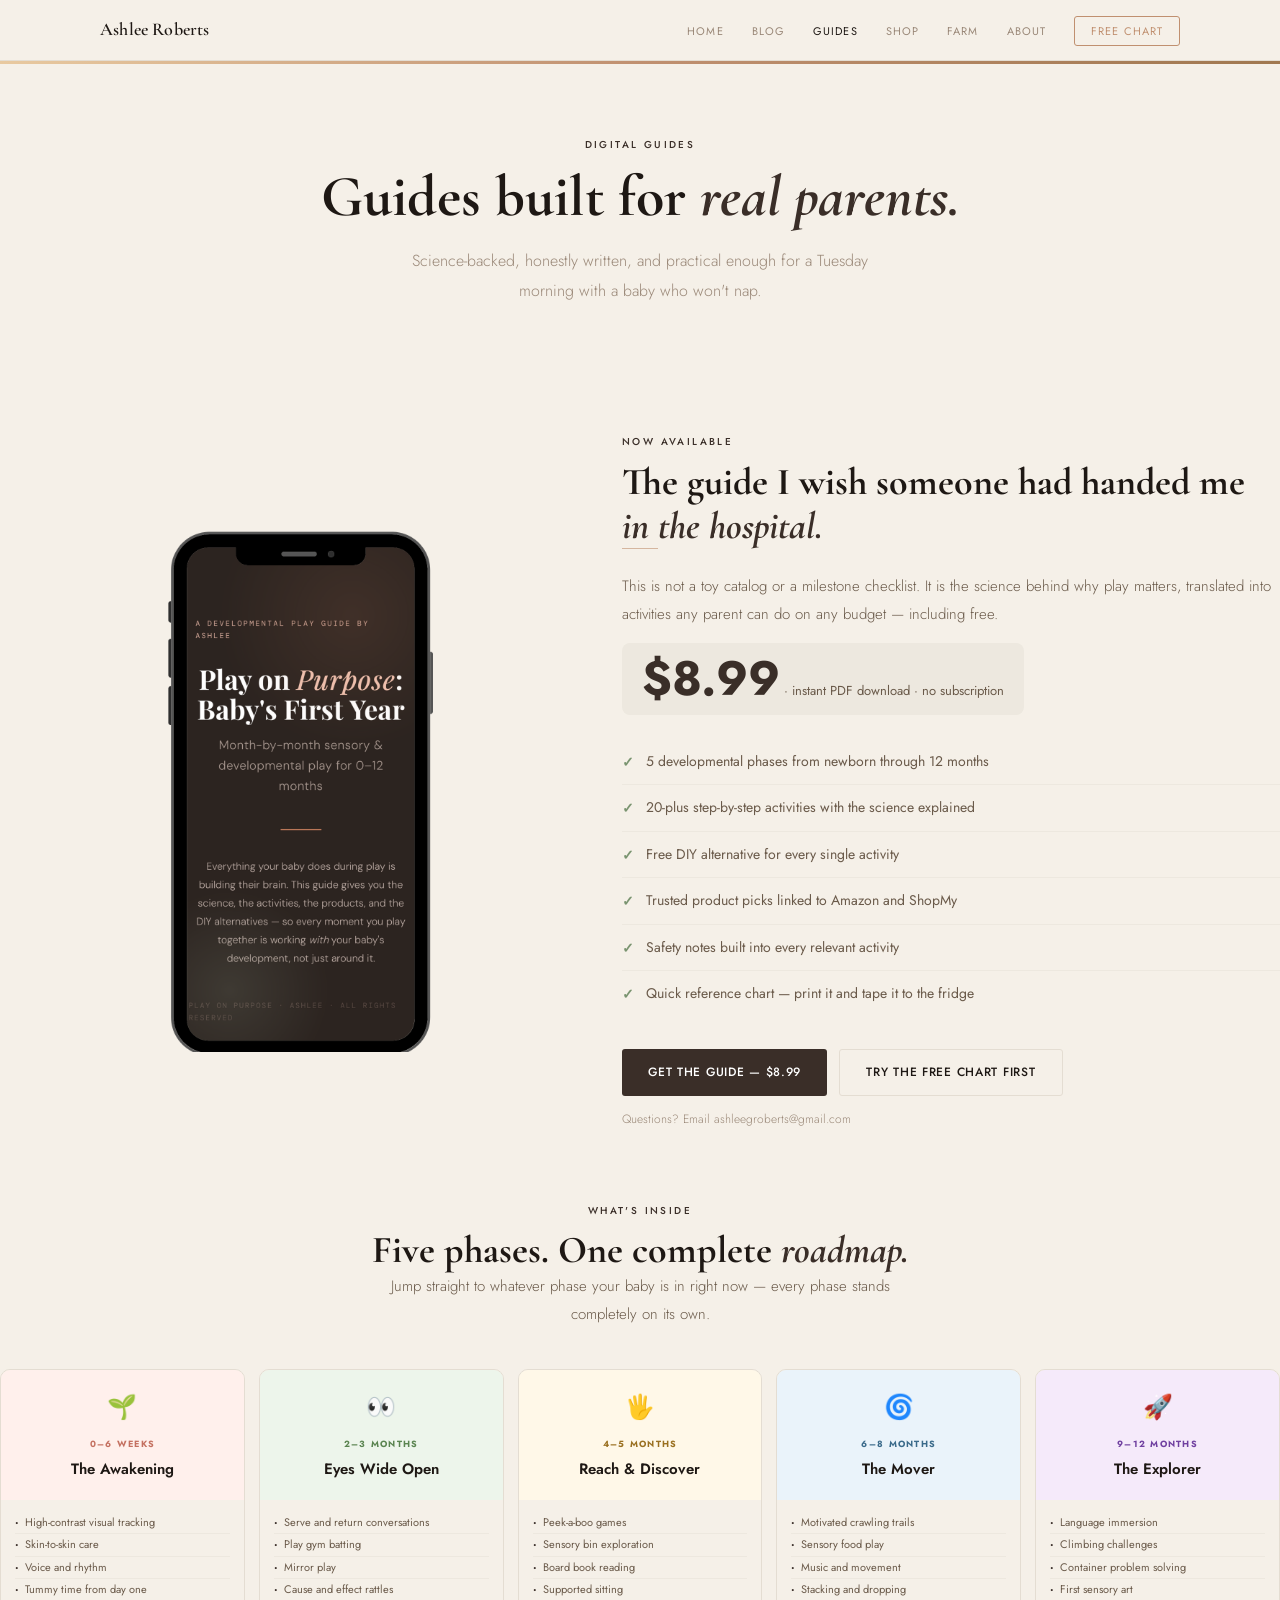
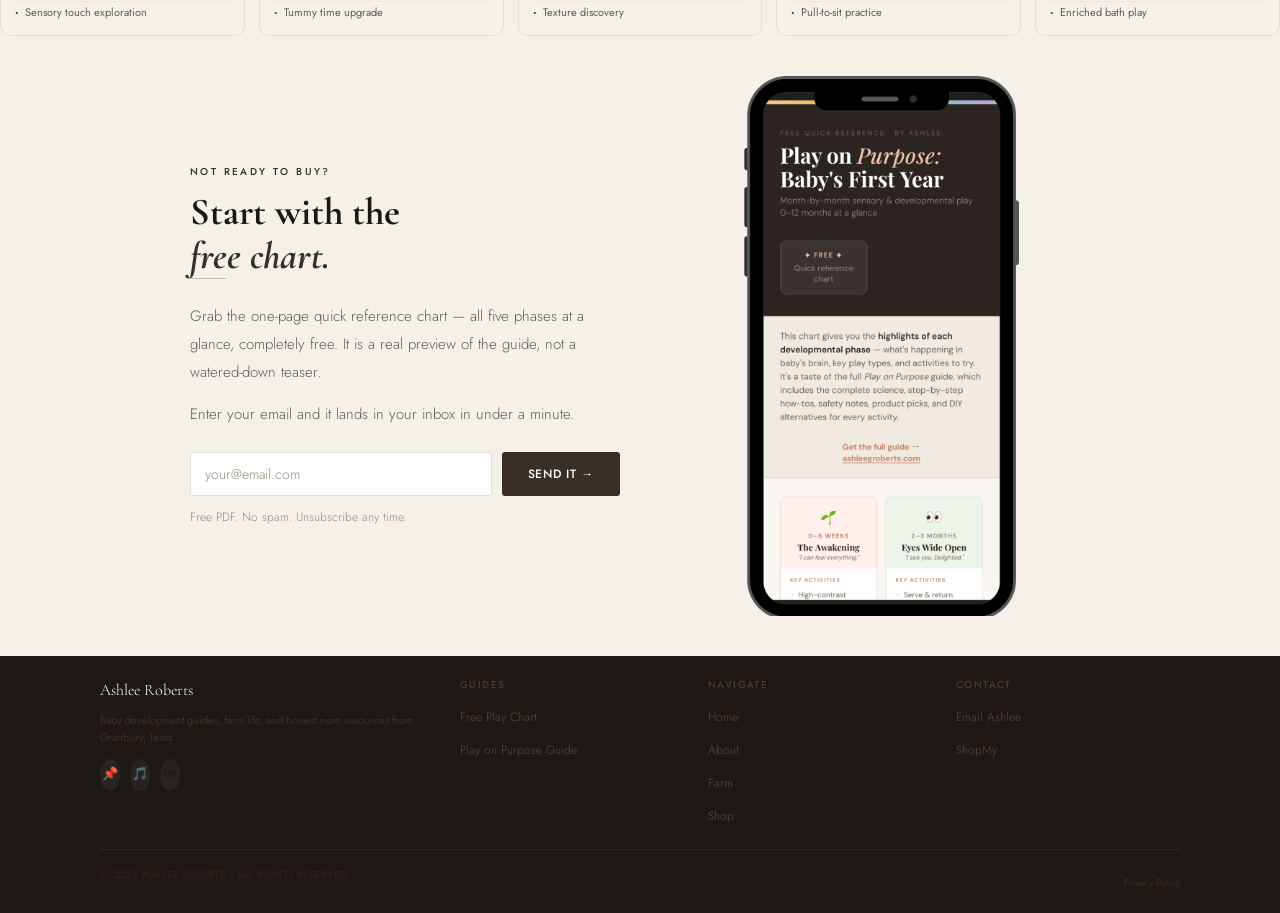
<file: pages/digital-products.html>
<!DOCTYPE html>
<html lang="en">
<head>
<meta charset="UTF-8">
<meta name="viewport" content="width=device-width, initial-scale=1.0">
<title>Digital Guides — Ashlee Roberts</title>
<meta name="description" content="Developmental play guides for baby's first year. Science-backed, mom-tested, with DIY options for every activity.">
<link rel="stylesheet" href="../css/main.css">
<style>
  .product-hero { background: var(--ink); padding: 100px 0 80px; text-align: center; }
  .product-hero h1 { color: var(--white); margin-bottom: 16px; }
  .product-hero p { color: #9A8880; max-width: 520px; margin: 0 auto 36px; font-size: 17px; font-weight: 300; }

  .guide-feature {
    display: grid;
    grid-template-columns: 1fr 1.2fr;
    gap: 64px;
    align-items: center;
    padding: 80px 0;
  }
  .guide-mockup {
    background: var(--ink);
    border-radius: 16px;
    padding: 48px 36px;
    text-align: center;
    position: relative;
    overflow: hidden;
    box-shadow: 0 24px 64px rgba(44,36,32,0.2);
  }
  .guide-mockup::after {
    content: '';
    position: absolute; top: -60px; right: -60px;
    width: 240px; height: 240px; border-radius: 50%;
    background: radial-gradient(circle, #C47D5E18, transparent 70%);
  }
  .mockup-eyebrow { font-size: 9px; letter-spacing: 0.2em; color: #5A4A44; text-transform: uppercase; margin-bottom: 16px; }
  .mockup-title { font-family: var(--font-serif); font-size: 30px; font-weight: 700; color: var(--white); line-height: 1.15; margin-bottom: 8px; }
  .mockup-title em { color: var(--blush); font-style: italic; }
  .mockup-rule { height: 2px; background: var(--accent); width: 40px; margin: 16px auto; }
  .mockup-sub { font-size: 12px; color: #6A5A54; margin-bottom: 28px; }
  .mockup-phases { display: flex; flex-direction: column; gap: 8px; }
  .mockup-phase {
    display: flex; align-items: center; gap: 10px;
    background: rgba(255,255,255,0.05); border: 1px solid rgba(255,255,255,0.07);
    border-radius: 6px; padding: 10px 14px;
  }
  .mockup-phase-dot { width: 8px; height: 8px; border-radius: 50%; flex-shrink: 0; }
  .mockup-phase-name { font-size: 12px; color: #9A8880; font-weight: 600; flex: 1; text-align: left; }
  .mockup-phase-age { font-size: 10px; color: #5A4A44; }

  .guide-price-badge {
    display: inline-flex; align-items: baseline; gap: 4px;
    background: var(--linen); border-radius: 8px; padding: 12px 20px;
    margin-bottom: 24px;
  }
  .price-amount { font-family: var(--font-serif); font-size: 48px; font-weight: 700; color: #3A2E28; line-height: 1; }
  .price-label { font-size: 13px; color: var(--warm); }

  .includes-list { list-style: none; padding: 0; margin-bottom: 32px; }
  .includes-list li {
    display: flex; align-items: flex-start; gap: 12px;
    padding: 10px 0; border-bottom: 1px solid var(--linen);
    font-size: 14px; color: var(--warm);
  }
  .includes-list li:last-child { border-bottom: none; }
  .includes-list li::before { content: '✓'; color: var(--sage); font-weight: 700; flex-shrink: 0; margin-top: 1px; }

  .phase-grid { display: grid; grid-template-columns: repeat(5, 1fr); gap: 14px; }
  .phase-card { border: 1px solid var(--border); border-radius: 10px; overflow: hidden; }
  .phase-card-top { padding: 16px 14px; text-align: center; }
  .phase-card-icon { font-size: 24px; margin-bottom: 8px; }
  .phase-card-age { font-size: 9px; letter-spacing: 0.14em; text-transform: uppercase; font-weight: 700; margin-bottom: 4px; }
  .phase-card-name { font-family: var(--font-serif); font-size: 15px; font-weight: 600; color: var(--ink); }
  .phase-card-body { background: #F5F0E8; padding: 12px 14px; }
  .phase-card-list { list-style: none; padding: 0; }
  .phase-card-list li { font-size: 11px; color: var(--warm); padding: 3px 0; padding-left: 10px; position: relative; border-bottom: 1px solid var(--linen); line-height: 1.4; }
  .phase-card-list li:last-child { border-bottom: none; }
  .phase-card-list li::before { content: '·'; position: absolute; left: 0; color: #3A2E28; font-weight: 700; }

  .freebie-section { background: var(--linen); }
  .freebie-inner { display: grid; grid-template-columns: 1fr 1fr; gap: 64px; align-items: center; }
  .freebie-visual {
    background: var(--cream); border: 1px solid var(--border); border-radius: 12px;
    padding: 32px; font-size: 13px; color: var(--warm); line-height: 1.6;
  }
  .freebie-visual-title { font-family: var(--font-serif); font-size: 22px; font-weight: 600; color: var(--ink); margin-bottom: 8px; }

  .signup-inline { display: flex; gap: 10px; margin-top: 24px; }
  .signup-inline .input { flex: 1; }
</style>
<link rel="apple-touch-icon" sizes="180x180" href="/apple-touch-icon.png">
<link rel="icon" type="image/png" sizes="32x32" href="/favicon-32x32.png">
<link rel="icon" type="image/png" sizes="16x16" href="/favicon-16x16.png">
<link rel="manifest" href="/site.webmanifest">
</head>
<body>
<nav class="nav">
  <div class="nav-inner">
    <a href="../index.html" class="nav-logo">Ashlee Roberts</a>
    <ul class="nav-links" id="navLinks">
      <li><a href="../index.html">Home</a></li>
      <li><a href="blog.html" >Blog</a></li>
      <li><a href="digital-products.html" class="active">Guides</a></li>
      <li><a href="shop.html" >Shop</a></li>
      <li><a href="https://www.gsgrove.com" >Farm</a></li>
      <li><a href="about.html" >About</a></li>
      <li><a href="https://shop.ashleegroberts.com/freebie" class="nav-cta">Free Chart</a></li>
    </ul>
    <button class="nav-menu-btn" id="menuBtn" aria-label="Menu"><span></span><span></span><span></span></button>
  </div>
</nav>
<div class="accent-bar"></div>

<section style="padding:72px 32px 56px;background:var(--parch);text-align:center;">
  <div style="max-width:720px;margin:0 auto;">
    <span class="eyebrow">Digital Guides</span>
    <h1>Guides built for <em>real parents.</em></h1>
    <p style="font-size:16px;color:var(--muted);max-width:480px;margin:16px auto 0;font-weight:300;">Science-backed, honestly written, and practical enough for a Tuesday morning with a baby who won't nap.</p>
  </div>
</section>

<!-- FEATURED GUIDE -->
<section style="background:var(--parch);padding:72px 0;">
  <div class="container">
    <div style="display:grid;grid-template-columns:1fr 1.1fr;gap:24px;align-items:center;">
      <div style="padding:0;overflow:hidden;background:transparent;border:none;">
        <img src="../images/guide-mockup.png" alt="Play on Purpose guide" style="width:100%;max-width:360px;display:block;border-radius:10px;margin:0 auto;">
      </div>

      <div>
        <span class="eyebrow">Now Available</span>
        <h2>The guide I wish someone had handed me <em>in the hospital.</em></h2>
        <div class="rule-accent"></div>
        <p>This is not a toy catalog or a milestone checklist. It is the science behind why play matters, translated into activities any parent can do on any budget — including free.</p>

        <div class="guide-price-badge">
          <span class="price-amount">$8.99</span>
          <span class="price-label">· instant PDF download · no subscription</span>
        </div>

        <ul class="includes-list">
          <li>5 developmental phases from newborn through 12 months</li>
          <li>20-plus step-by-step activities with the science explained</li>
          <li>Free DIY alternative for every single activity</li>
          <li>Trusted product picks linked to Amazon and ShopMy</li>
          <li>Safety notes built into every relevant activity</li>
          <li>Quick reference chart — print it and tape it to the fridge</li>
          </ul>

        <div style="display:flex; gap:12px; flex-wrap:wrap;">
          <a href="https://shop.ashleegroberts.com/products/play-on-purpose?step=checkout" class="btn btn-primary btn-lg">Get the Guide — $8.99</a>
          <a href="https://shop.ashleegroberts.com/freebie" class="btn btn-outline">Try the Free Chart First</a>
        </div>
        <p style="font-size:12px; color:var(--muted); margin-top:12px;">Questions? Email ashleegroberts@gmail.com</p>
      </div>
    </div>
  </div>
</section>

<!-- PHASE OVERVIEW -->
<section style="background:var(--sand);">
  <div class="container">
    <div style="text-align:center; max-width:560px; margin:0 auto 40px;">
      <span class="eyebrow">What's Inside</span>
      <h2>Five phases. One complete <em>roadmap.</em></h2>
      <p>Jump straight to whatever phase your baby is in right now — every phase stands completely on its own.</p>
    </div>
    <div class="phase-grid">
      <div class="phase-card">
        <div class="phase-card-top" style="background:#FFF0EC;">
          <div class="phase-card-icon">🌱</div>
          <p class="phase-card-age" style="color:#C47060;">0–6 Weeks</p>
          <p class="phase-card-name">The Awakening</p>
        </div>
        <div class="phase-card-body">
          <ul class="phase-card-list">
            <li>High-contrast visual tracking</li>
            <li>Skin-to-skin care</li>
            <li>Voice and rhythm</li>
            <li>Tummy time from day one</li>
            <li>Sensory touch exploration</li>
          </ul>
        </div>
      </div>
      <div class="phase-card">
        <div class="phase-card-top" style="background:#EDF5EB;">
          <div class="phase-card-icon">👀</div>
          <p class="phase-card-age" style="color:#5A8450;">2–3 Months</p>
          <p class="phase-card-name">Eyes Wide Open</p>
        </div>
        <div class="phase-card-body">
          <ul class="phase-card-list">
            <li>Serve and return conversations</li>
            <li>Play gym batting</li>
            <li>Mirror play</li>
            <li>Cause and effect rattles</li>
            <li>Tummy time upgrade</li>
          </ul>
        </div>
      </div>
      <div class="phase-card">
        <div class="phase-card-top" style="background:#FFF8E8;">
          <div class="phase-card-icon">🖐</div>
          <p class="phase-card-age" style="color:#9A7020;">4–5 Months</p>
          <p class="phase-card-name">Reach & Discover</p>
        </div>
        <div class="phase-card-body">
          <ul class="phase-card-list">
            <li>Peek-a-boo games</li>
            <li>Sensory bin exploration</li>
            <li>Board book reading</li>
            <li>Supported sitting</li>
            <li>Texture discovery</li>
          </ul>
        </div>
      </div>
      <div class="phase-card">
        <div class="phase-card-top" style="background:#EAF3FA;">
          <div class="phase-card-icon">🌀</div>
          <p class="phase-card-age" style="color:#3A6A8A;">6–8 Months</p>
          <p class="phase-card-name">The Mover</p>
        </div>
        <div class="phase-card-body">
          <ul class="phase-card-list">
            <li>Motivated crawling trails</li>
            <li>Sensory food play</li>
            <li>Music and movement</li>
            <li>Stacking and dropping</li>
            <li>Pull-to-sit practice</li>
          </ul>
        </div>
      </div>
      <div class="phase-card">
        <div class="phase-card-top" style="background:#F5EAFA;">
          <div class="phase-card-icon">🚀</div>
          <p class="phase-card-age" style="color:#7040A0;">9–12 Months</p>
          <p class="phase-card-name">The Explorer</p>
        </div>
        <div class="phase-card-body">
          <ul class="phase-card-list">
            <li>Language immersion</li>
            <li>Climbing challenges</li>
            <li>Container problem solving</li>
            <li>First sensory art</li>
            <li>Enriched bath play</li>
          </ul>
        </div>
      </div>
    </div>
  </div>
</section>

<!-- FREEBIE -->
<section style="background:var(--parch);padding:40px 0;">
  <div class="container">
    <div class="freebie-inner" style="display:grid;grid-template-columns:1fr 1fr;gap:40px;align-items:center;max-width:900px;margin:0 auto;">
      <div>
        <span class="eyebrow">Not Ready to Buy?</span>
        <h2>Start with the<br><em>free chart.</em></h2>
        <div class="rule-accent"></div>
        <p>Grab the one-page quick reference chart — all five phases at a glance, completely free. It is a real preview of the guide, not a watered-down teaser.</p>
        <p>Enter your email and it lands in your inbox in under a minute.</p>
        <form class="signup-inline" style="max-width:480px;" action="https://shop.ashleegroberts.com/freebie" method="get">
          <input type="email" class="input" placeholder="your@email.com" required>
          <button type="submit" class="btn btn-primary">Send It →</button>
        </form>
        <p style="font-size:12px; color:var(--muted); margin-top:10px;">Free PDF. No spam. Unsubscribe any time.</p>
      </div>
      <div class="freebie-visual" style="padding:0;overflow:hidden;background:transparent;border:none;">
        <img src="../images/freebie-mockup.png" alt="Free baby play quick reference chart" style="width:100%;max-width:360px;display:block;border-radius:10px;margin:0 auto;">
      </div>
      </div>
    </div>
  </div>
</section>

<footer>
  <div class="footer-inner">
    <div class="footer-top">
      <div>
        <p class="footer-brand">Ashlee Roberts</p>
        <p class="footer-tagline">Baby development guides, farm life, and honest mom resources from Granbury, Texas.</p>
        <div class="footer-social">
          <a href="https://pinterest.com/ashleegroberts">📌</a>
          <a href="https://tiktok.com/@ashleegroberts">🎵</a>
          <a href="https://shopmy.us/ashleegroberts">🛍</a>
        </div>
      </div>
      <div>
        <p class="footer-col-title">Guides</p>
        <ul class="footer-links">
          <li><a href="https://shop.ashleegroberts.com/freebie">Free Play Chart</a></li>
          <li><a href="https://shop.ashleegroberts.com/products/play-on-purpose?step=checkout">Play on Purpose Guide</a></li>
        </ul>
      </div>
      <div>
        <p class="footer-col-title">Navigate</p>
        <ul class="footer-links">
          <li><a href="../index.html">Home</a></li>
          <li><a href="about.html">About</a></li>
          <li><a href="https://www.gsgrove.com">Farm</a></li>
          <li><a href="shop.html">Shop</a></li>
        </ul>
      </div>
      <div>
        <p class="footer-col-title">Contact</p>
        <ul class="footer-links">
          <li><a href="mailto:ashleegroberts@gmail.com">Email Ashlee</a></li>
          <li><a href="https://shopmy.us/ashleegroberts">ShopMy</a></li>
          </ul>
      </div>
    </div>
    <div class="footer-bottom">
      <p class="footer-copy">© 2025 ASHLEE ROBERTS · ALL RIGHTS RESERVED</p>
      <div class="footer-legal">
        <a href="privacy.html">Privacy Policy</a>
        
      </div>
    </div>
  </div>
</footer>

<script>
  const btn = document.getElementById('menuBtn');
  const links = document.getElementById('navLinks');
  btn.addEventListener('click', () => links.classList.toggle('open'));
</script>
</body>
</html>
</file>
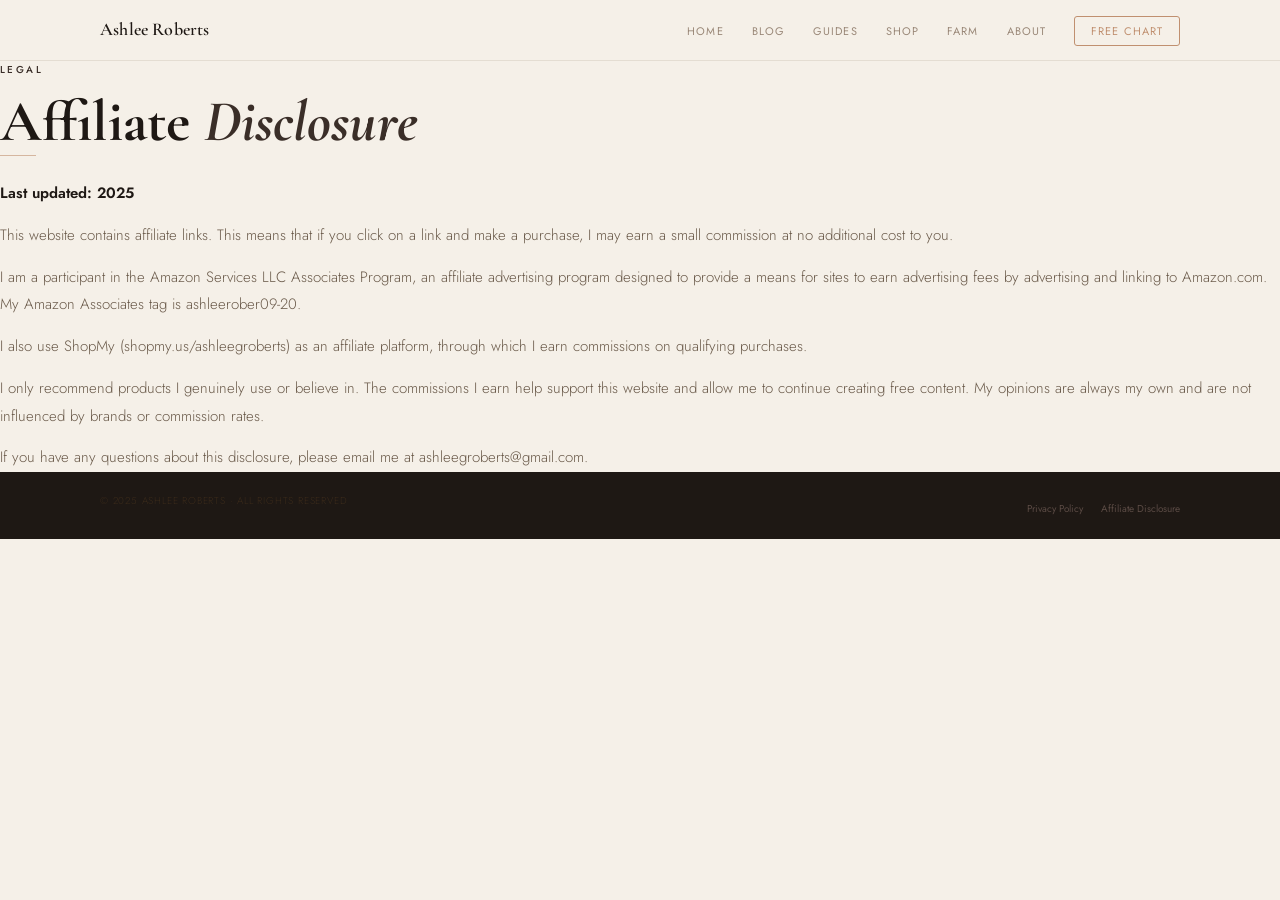
<file: pages/disclosure.html>
<!DOCTYPE html>
<html lang="en">
<head>
<meta charset="UTF-8">
<meta name="viewport" content="width=device-width, initial-scale=1.0">
<title>Affiliate Disclosure — Ashlee Roberts</title>
<link rel="stylesheet" href="../css/main.css">
<link rel="apple-touch-icon" sizes="180x180" href="/apple-touch-icon.png">
<link rel="icon" type="image/png" sizes="32x32" href="/favicon-32x32.png">
<link rel="icon" type="image/png" sizes="16x16" href="/favicon-16x16.png">
<link rel="manifest" href="/site.webmanifest">
</head>
<body>
<nav class="nav">
  <div class="nav-inner">
    <a href="../index.html" class="nav-logo">Ashlee Roberts</a>
    <ul class="nav-links" id="navLinks">
      <li><a href="../index.html">Home</a></li>
      <li><a href="blog.html" >Blog</a></li>
      <li><a href="digital-products.html" >Guides</a></li>
      <li><a href="shop.html" >Shop</a></li>
      <li><a href="green-star-grove.html" >Farm</a></li>
      <li><a href="about.html" >About</a></li>
      <li><a href="https://shop.ashleegroberts.com/freebie" class="nav-cta">Free Chart</a></li>
    </ul>
    <button class="nav-menu-btn" id="menuBtn" aria-label="Menu"><span></span><span></span><span></span></button>
  </div>
</nav>

<section>
  <div class="container-narrow">
    <span class="eyebrow">Legal</span>
    <h1>Affiliate <em>Disclosure</em></h1>
    <div class="rule-accent"></div>
    <p><strong>Last updated: 2025</strong></p>
    <p>This website contains affiliate links. This means that if you click on a link and make a purchase, I may earn a small commission at no additional cost to you.</p>
    <p>I am a participant in the Amazon Services LLC Associates Program, an affiliate advertising program designed to provide a means for sites to earn advertising fees by advertising and linking to Amazon.com. My Amazon Associates tag is ashleerober09-20.</p>
    <p>I also use ShopMy (shopmy.us/ashleegroberts) as an affiliate platform, through which I earn commissions on qualifying purchases.</p>
    <p>I only recommend products I genuinely use or believe in. The commissions I earn help support this website and allow me to continue creating free content. My opinions are always my own and are not influenced by brands or commission rates.</p>
    <p>If you have any questions about this disclosure, please email me at ashleegroberts@gmail.com.</p>
  </div>
</section>

<footer>
  <div class="footer-inner">
    <div class="footer-bottom" style="border-top:none; padding-top:0;">
      <p class="footer-copy">© 2025 ASHLEE ROBERTS · ALL RIGHTS RESERVED</p>
      <div class="footer-legal">
        <a href="privacy.html" style="color:#5A4A44;">Privacy Policy</a>
        <a href="disclosure.html" style="color:#5A4A44;">Affiliate Disclosure</a>
      </div>
    </div>
  </div>
</footer>
<script>
  document.getElementById('menuBtn').addEventListener('click', () =>
    document.getElementById('navLinks').classList.toggle('open'));
</script>
</body>
</html>
</file>
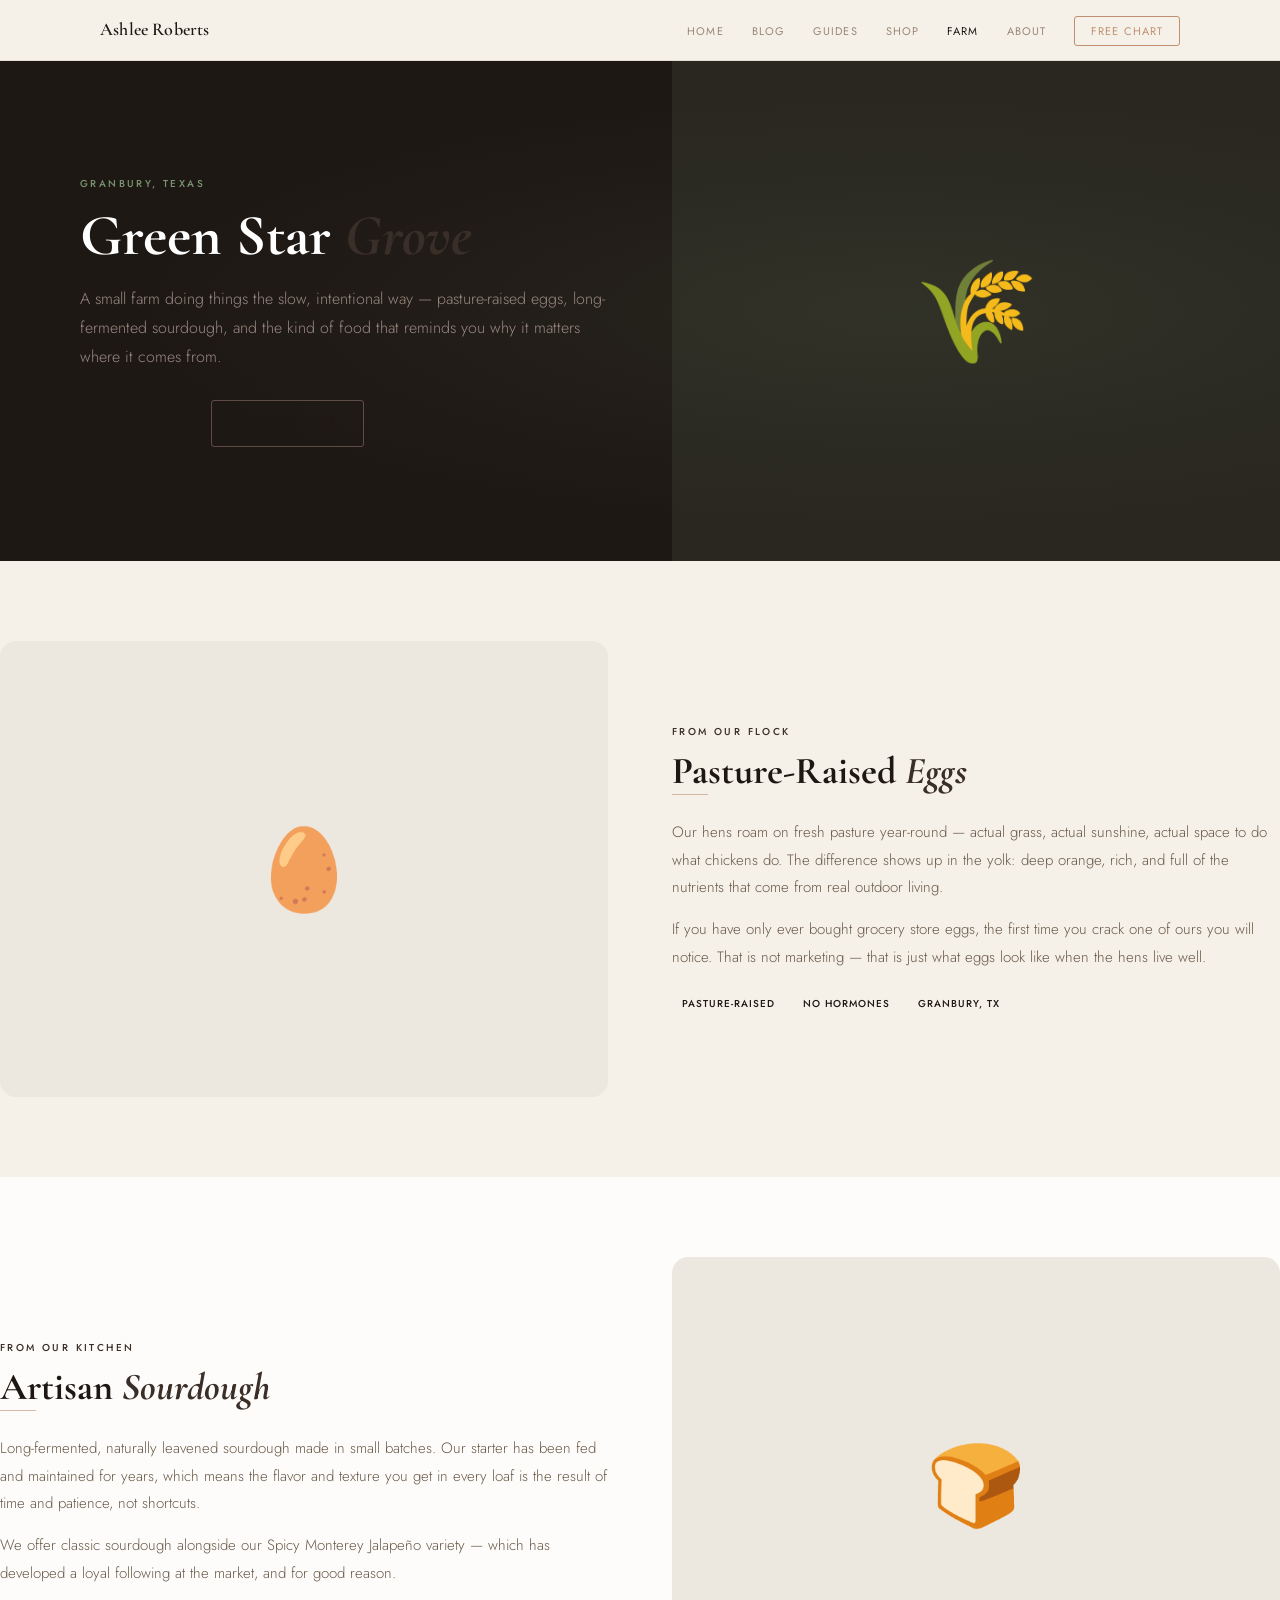
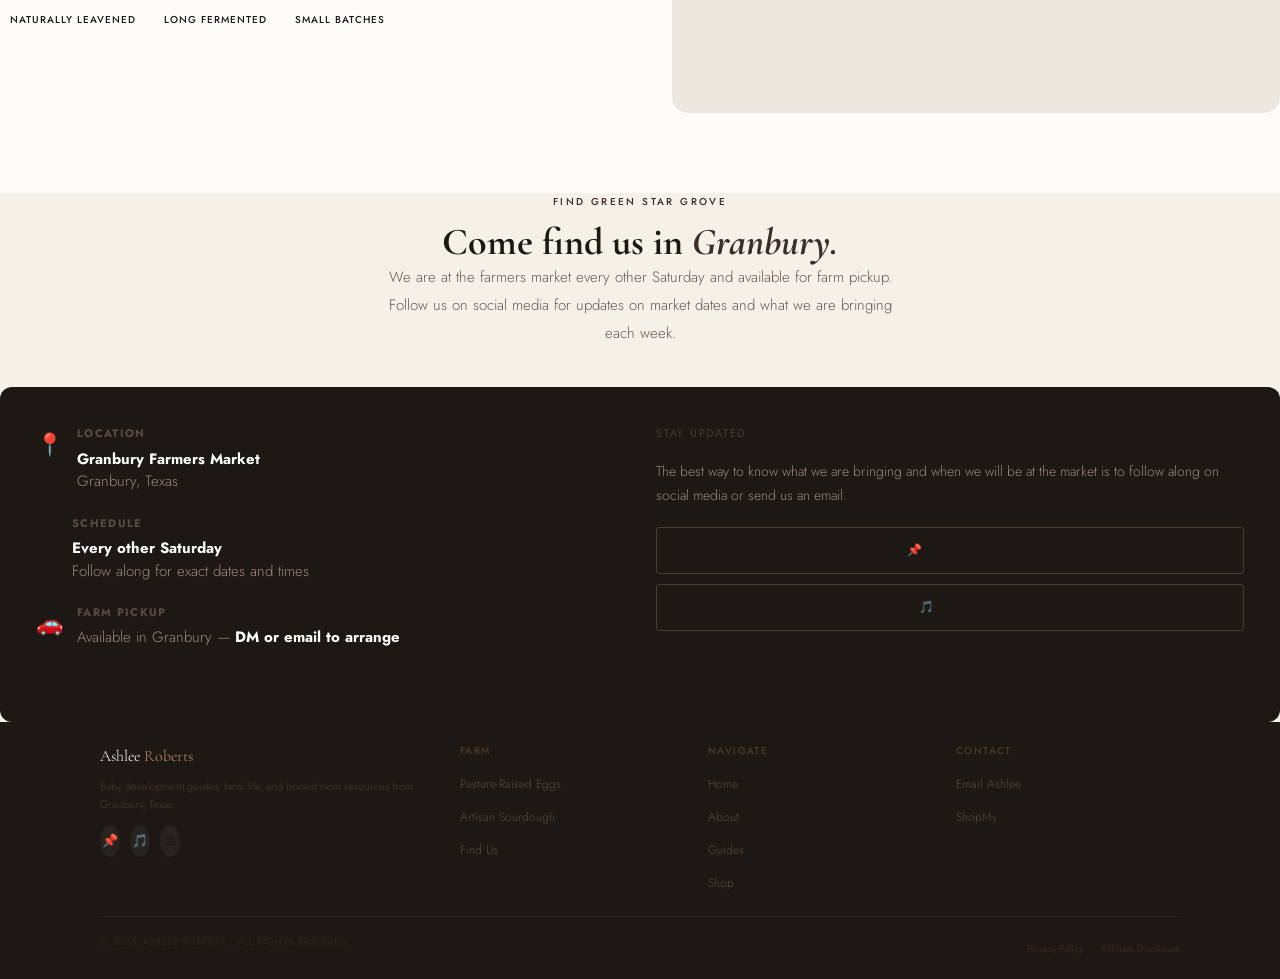
<file: pages/green-star-grove.html>
<!DOCTYPE html>
<html lang="en">
<head>
<meta charset="UTF-8">
<meta name="viewport" content="width=device-width, initial-scale=1.0">
<title>Green Star Grove — Ashlee Roberts</title>
<meta name="description" content="Pasture-raised eggs and artisan sourdough from Green Star Grove in Granbury, Texas. Available at the Granbury Farmers Market and farm pickup.">
<link rel="stylesheet" href="../css/main.css">
<style>
  .farm-hero {
    background: var(--ink); padding: 100px 0 80px;
    display: grid; grid-template-columns: 1fr 1fr;
    align-items: center; gap: 64px;
    position: relative; overflow: hidden;
  }
  .farm-hero::before {
    content: '';
    position: absolute; inset: 0;
    background: radial-gradient(ellipse at 70% 50%, #7A947018 0%, transparent 60%);
    pointer-events: none;
  }
  .farm-hero-content { padding: 0 0 0 80px; position: relative; z-index: 1; }
  .farm-hero h1 { color: var(--white); margin-bottom: 16px; }
  .farm-hero p { color: #9A8880; font-size: 16px; font-weight: 300; line-height: 1.8; margin-bottom: 28px; }
  .farm-hero-image { height: 500px; background: rgba(122,148,112,0.12); border-radius: 0; display: flex; align-items: center; justify-content: center; font-size: 100px; }

  .product-section { display: grid; grid-template-columns: 1fr 1fr; gap: 64px; align-items: center; padding: 80px 0; }
  .product-section.reverse { direction: rtl; }
  .product-section.reverse > * { direction: ltr; }
  .product-image { background: var(--linen); border-radius: 16px; aspect-ratio: 4/3; display: flex; align-items: center; justify-content: center; font-size: 80px; }
  .product-details { }

  .market-card {
    background: var(--ink); border-radius: 12px; padding: 36px;
    display: grid; grid-template-columns: 1fr 1fr; gap: 32px; align-items: start;
  }
  .market-detail { display: flex; align-items: flex-start; gap: 14px; margin-bottom: 20px; }
  .market-detail-icon { font-size: 22px; flex-shrink: 0; margin-top: 2px; }
  .market-detail-label { font-size: 11px; font-weight: 700; letter-spacing: 0.12em; text-transform: uppercase; color: #5A4A44; margin-bottom: 4px; }
  .market-detail-value { font-size: 15px; color: #9A8880; line-height: 1.5; }
  .market-detail-value strong { color: var(--white); font-weight: 700; }
</style>
<link rel="apple-touch-icon" sizes="180x180" href="/apple-touch-icon.png">
<link rel="icon" type="image/png" sizes="32x32" href="/favicon-32x32.png">
<link rel="icon" type="image/png" sizes="16x16" href="/favicon-16x16.png">
<link rel="manifest" href="/site.webmanifest">
</head>
<body>
<nav class="nav">
  <div class="nav-inner">
    <a href="../index.html" class="nav-logo">Ashlee Roberts</a>
    <ul class="nav-links" id="navLinks">
      <li><a href="../index.html">Home</a></li>
      <li><a href="blog.html" >Blog</a></li>
      <li><a href="digital-products.html" >Guides</a></li>
      <li><a href="shop.html" >Shop</a></li>
      <li><a href="green-star-grove.html" class="active">Farm</a></li>
      <li><a href="about.html" >About</a></li>
      <li><a href="https://shop.ashleegroberts.com/freebie" class="nav-cta">Free Chart</a></li>
    </ul>
    <button class="nav-menu-btn" id="menuBtn" aria-label="Menu"><span></span><span></span><span></span></button>
  </div>
</nav>

<!-- HERO -->
<div class="farm-hero" style="padding:0;">
  <div class="farm-hero-content">
    <span class="eyebrow" style="color:#7A9470;">Granbury, Texas</span>
    <h1>Green Star <em>Grove</em></h1>
    <p>A small farm doing things the slow, intentional way — pasture-raised eggs, long-fermented sourdough, and the kind of food that reminds you why it matters where it comes from.</p>
    <div style="display:flex; gap:12px; flex-wrap:wrap;">
      <a href="#find-us" class="btn btn-sage">Find Us →</a>
      <a href="#eggs" class="btn btn-outline" style="color:var(--blush); border-color:rgba(242,196,178,0.3);">Our Products</a>
    </div>
  </div>
  <div class="farm-hero-image">🌾</div>
</div>

<!-- EGGS -->
<section id="eggs">
  <div class="container">
    <div class="product-section">
      <div class="product-image">🥚</div>
      <div class="product-details">
        <span class="eyebrow">From Our Flock</span>
        <h2>Pasture-Raised <em>Eggs</em></h2>
        <div class="rule-accent"></div>
        <p>Our hens roam on fresh pasture year-round — actual grass, actual sunshine, actual space to do what chickens do. The difference shows up in the yolk: deep orange, rich, and full of the nutrients that come from real outdoor living.</p>
        <p>If you have only ever bought grocery store eggs, the first time you crack one of ours you will notice. That is not marketing — that is just what eggs look like when the hens live well.</p>
        <div style="display:flex; gap:8px; flex-wrap:wrap; margin-top:20px;">
          <span class="badge badge-sage">Pasture-Raised</span>
          <span class="badge badge-gold">No Hormones</span>
          <span class="badge badge-accent">Granbury, TX</span>
        </div>
      </div>
    </div>
  </div>
</section>

<!-- SOURDOUGH -->
<section class="section-linen" id="sourdough">
  <div class="container">
    <div class="product-section reverse">
      <div class="product-image">🍞</div>
      <div class="product-details">
        <span class="eyebrow">From Our Kitchen</span>
        <h2>Artisan <em>Sourdough</em></h2>
        <div class="rule-accent"></div>
        <p>Long-fermented, naturally leavened sourdough made in small batches. Our starter has been fed and maintained for years, which means the flavor and texture you get in every loaf is the result of time and patience, not shortcuts.</p>
        <p>We offer classic sourdough alongside our Spicy Monterey Jalapeño variety — which has developed a loyal following at the market, and for good reason.</p>
        <div style="display:flex; gap:8px; flex-wrap:wrap; margin-top:20px;">
          <span class="badge badge-sage">Naturally Leavened</span>
          <span class="badge badge-gold">Long Fermented</span>
          <span class="badge badge-accent">Small Batches</span>
        </div>
      </div>
    </div>
  </div>
</section>

<!-- FIND US -->
<section id="find-us">
  <div class="container">
    <div style="text-align:center; max-width:520px; margin:0 auto 40px;">
      <span class="eyebrow">Find Green Star Grove</span>
      <h2>Come find us in <em>Granbury.</em></h2>
      <p>We are at the farmers market every other Saturday and available for farm pickup. Follow us on social media for updates on market dates and what we are bringing each week.</p>
    </div>
    <div class="market-card">
      <div>
        <div class="market-detail">
          <span class="market-detail-icon">📍</span>
          <div>
            <p class="market-detail-label">Location</p>
            <p class="market-detail-value"><strong>Granbury Farmers Market</strong><br>Granbury, Texas</p>
          </div>
        </div>
        <div class="market-detail">
          <span class="market-detail-icon">🗓</span>
          <div>
            <p class="market-detail-label">Schedule</p>
            <p class="market-detail-value"><strong>Every other Saturday</strong><br>Follow along for exact dates and times</p>
          </div>
        </div>
        <div class="market-detail">
          <span class="market-detail-icon">🚗</span>
          <div>
            <p class="market-detail-label">Farm Pickup</p>
            <p class="market-detail-value">Available in Granbury — <strong>DM or email to arrange</strong></p>
          </div>
        </div>
      </div>
      <div>
        <p style="font-size:11px; letter-spacing:0.16em; text-transform:uppercase; color:#5A4A44; margin-bottom:16px;">Stay Updated</p>
        <p style="color:#9A8880; font-size:14px; line-height:1.7; margin-bottom:20px;">The best way to know what we are bringing and when we will be at the market is to follow along on social media or send us an email.</p>
        <div style="display:flex; flex-direction:column; gap:10px;">
          <a href="https://pinterest.com/ashleegroberts" class="btn btn-outline" style="color:var(--blush); border-color:rgba(242,196,178,0.2); justify-content:center;">📌 Pinterest</a>
          <a href="https://tiktok.com/@ashleegroberts" class="btn btn-outline" style="color:var(--blush); border-color:rgba(242,196,178,0.2); justify-content:center;">🎵 TikTok</a>
          <a href="mailto:ashleegroberts@gmail.com" class="btn btn-sage" style="justify-content:center;">Email Us</a>
        </div>
      </div>
    </div>
  </div>
</section>

<footer>
  <div class="footer-inner">
    <div class="footer-top">
      <div>
        <p class="footer-brand">Ashlee <span>Roberts</span></p>
        <p class="footer-tagline">Baby development guides, farm life, and honest mom resources from Granbury, Texas.</p>
        <div class="footer-social">
          <a href="https://pinterest.com/ashleegroberts">📌</a>
          <a href="https://tiktok.com/@ashleegroberts">🎵</a>
          <a href="https://shopmy.us/ashleegroberts">🛍</a>
        </div>
      </div>
      <div>
        <p class="footer-col-title">Farm</p>
        <ul class="footer-links">
          <li><a href="#eggs">Pasture-Raised Eggs</a></li>
          <li><a href="#sourdough">Artisan Sourdough</a></li>
          <li><a href="#find-us">Find Us</a></li>
        </ul>
      </div>
      <div>
        <p class="footer-col-title">Navigate</p>
        <ul class="footer-links">
          <li><a href="../index.html">Home</a></li>
          <li><a href="about.html">About</a></li>
          <li><a href="digital-products.html">Guides</a></li>
          <li><a href="shop.html">Shop</a></li>
        </ul>
      </div>
      <div>
        <p class="footer-col-title">Contact</p>
        <ul class="footer-links">
          <li><a href="mailto:ashleegroberts@gmail.com">Email Ashlee</a></li>
          <li><a href="https://shopmy.us/ashleegroberts">ShopMy</a></li>
        </ul>
      </div>
    </div>
    <div class="footer-bottom">
      <p class="footer-copy">© 2025 ASHLEE ROBERTS · ALL RIGHTS RESERVED</p>
      <div class="footer-legal">
        <a href="privacy.html">Privacy Policy</a>
        <a href="disclosure.html">Affiliate Disclosure</a>
      </div>
    </div>
  </div>
</footer>

<script>
  document.getElementById('menuBtn').addEventListener('click', () =>
    document.getElementById('navLinks').classList.toggle('open'));
</script>
</body>
</html>
</file>
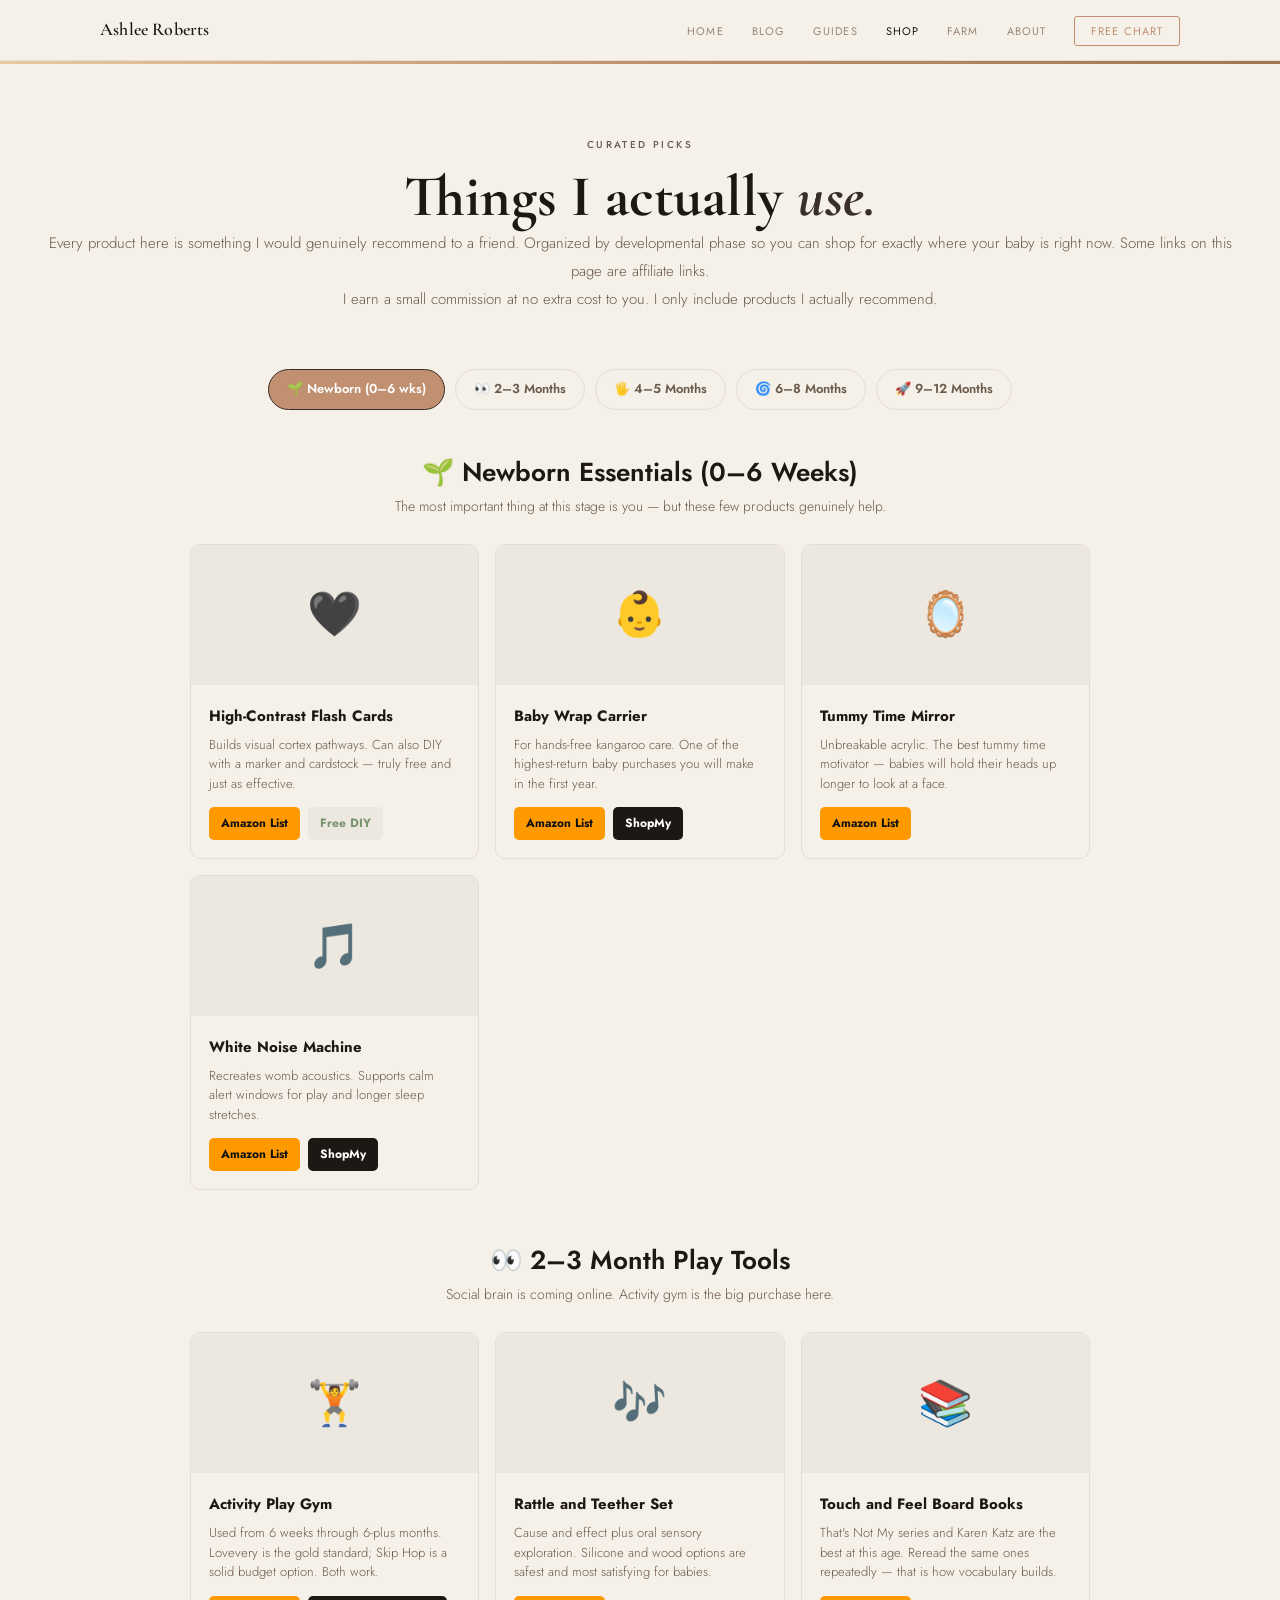
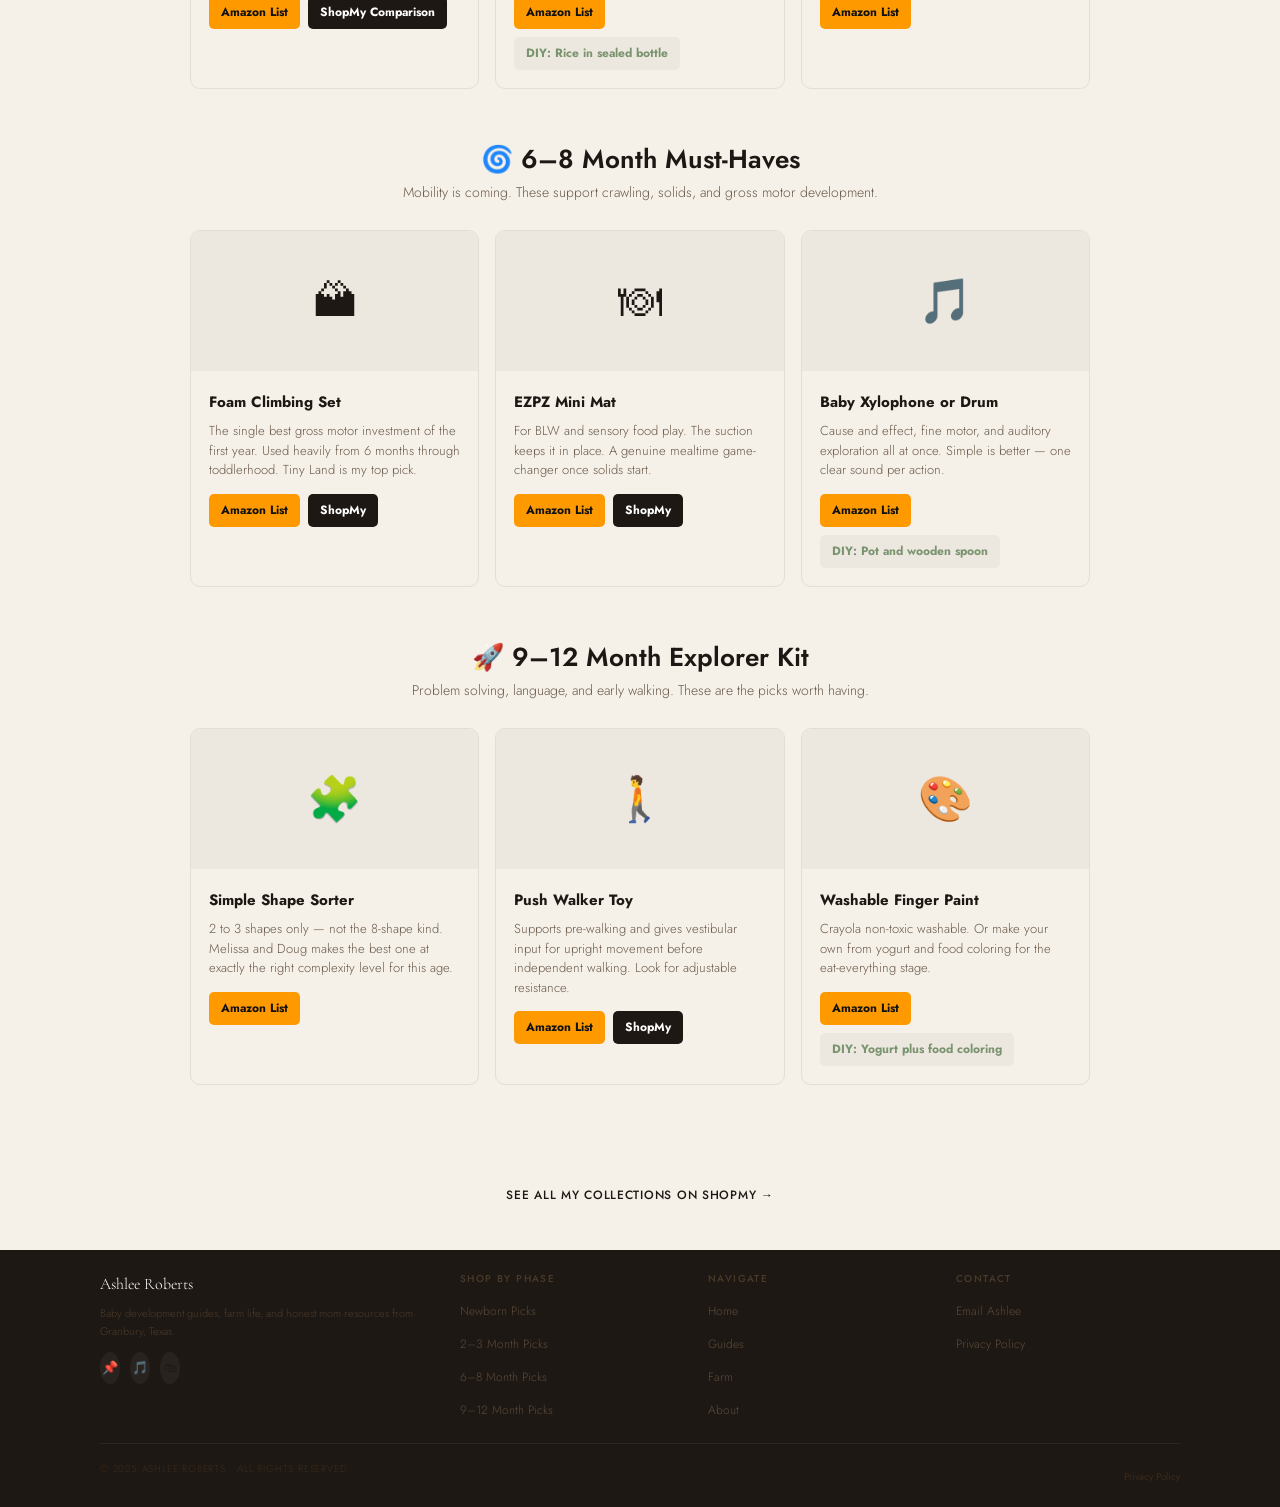
<file: pages/shop.html>
<!DOCTYPE html>
<html lang="en">
<head>
<meta charset="UTF-8">
<meta name="viewport" content="width=device-width, initial-scale=1.0">
<title>Shop My Picks — Ashlee Roberts</title>
<meta name="description" content="Curated baby product picks organized by developmental phase. Linked to Amazon and ShopMy.">
<link rel="stylesheet" href="../css/main.css">
<style>
  .shop-hero { background: var(--ink); padding: 100px 0 80px; text-align: center; }
  .shop-hero h1 { color: var(--white); margin-bottom: 16px; }
  .shop-hero p { color: #9A8880; max-width: 500px; margin: 0 auto; font-size: 16px; font-weight: 300; }

  .phase-nav { display: flex; gap: 10px; flex-wrap: wrap; margin-bottom: 48px; }
  .phase-nav-btn {
    padding: 8px 18px; border-radius: 24px; border: 1px solid var(--border);
    font-size: 13px; font-weight: 600; cursor: pointer; background: #F5F0E8;
    color: var(--warm); transition: all 0.15s; text-decoration: none;
  }
  .phase-nav-btn:hover, .phase-nav-btn.active { background: var(--accent); color: white; border-color: #3A2E28; }

  .shop-category { margin-bottom: 56px; }
  .shop-category-title { font-family: var(--font-serif); font-size: 26px; font-weight: 600; color: var(--ink); margin-bottom: 6px; }
  .shop-category-desc { font-size: 14px; color: var(--warm); margin-bottom: 24px; }

  .shop-grid { display: grid; grid-template-columns: repeat(auto-fill, minmax(260px, 1fr)); gap: 16px; }
  .shop-product-card { background: #F5F0E8; border: 1px solid var(--border); border-radius: 10px; overflow: hidden; }
  .shop-product-image { height: 140px; background: var(--linen); display: flex; align-items: center; justify-content: center; font-size: 44px; }
  .shop-product-body { padding: 18px; }
  .shop-product-name { font-size: 15px; font-weight: 700; color: var(--ink); margin-bottom: 4px; }
  .shop-product-why { font-size: 13px; color: var(--warm); line-height: 1.5; margin-bottom: 14px; }
  .shop-product-links { display: flex; gap: 8px; flex-wrap: wrap; }
  .shop-link { font-size: 12px; padding: 6px 12px; border-radius: 5px; font-weight: 700; text-decoration: none; }
  .shop-link-amazon { background: #FF9900; color: #111; }
  .shop-link-shopmy { background: var(--ink); color: white; }
  .shop-link-diy { background: var(--linen); color: var(--sage); }

  .disclosure-note { background: var(--#F5F0E8); border-left: 3px solid var(--border); padding: 16px 20px; border-radius: 0 6px 6px 0; margin-bottom: 40px; font-size: 13px; color: var(--warm); line-height: 1.7; }
</style>
<link rel="apple-touch-icon" sizes="180x180" href="/apple-touch-icon.png">
<link rel="icon" type="image/png" sizes="32x32" href="/favicon-32x32.png">
<link rel="icon" type="image/png" sizes="16x16" href="/favicon-16x16.png">
<link rel="manifest" href="/site.webmanifest">
</head>
<body>
<nav class="nav">
  <div class="nav-inner">
    <a href="../index.html" class="nav-logo">Ashlee Roberts</a>
    <ul class="nav-links" id="navLinks">
      <li><a href="../index.html">Home</a></li>
      <li><a href="blog.html" >Blog</a></li>
      <li><a href="digital-products.html" >Guides</a></li>
      <li><a href="shop.html" class="active">Shop</a></li>
      <li><a href="https://www.gsgrove.com" >Farm</a></li>
      <li><a href="about.html" >About</a></li>
      <li><a href="https://shop.ashleegroberts.com/freebie" class="nav-cta">Free Chart</a></li>
    </ul>
    <button class="nav-menu-btn" id="menuBtn" aria-label="Menu"><span></span><span></span><span></span></button>
  </div>
</nav>
<div class="accent-bar"></div>

<div style="background:var(--parch);padding:72px 32px 56px;text-align:center;">
  <div class="container-narrow">
    <span class="eyebrow" style="color:#6A5A54;">Curated Picks</span>
    <h1>Things I actually <em>use.</em></h1>
    <p>Every product here is something I would genuinely recommend to a friend. Organized by developmental phase so you can shop for exactly where your baby is right now.
    Some links on this page are affiliate links. <br>I earn a small commission at no extra cost to you. I only include products I actually recommend.
    </p>
  </div>
</div>

<section>
    <div class="phase-nav" style="justify-content:center;" style="text-align:center;">
      <a href="#newborn" class="phase-nav-btn active">🌱 Newborn (0–6 wks)</a>
      <a href="#two-months" class="phase-nav-btn">👀 2–3 Months</a>
      <a href="#four-months" class="phase-nav-btn">🖐 4–5 Months</a>
      <a href="#six-months" class="phase-nav-btn">🌀 6–8 Months</a>
      <a href="#nine-months" class="phase-nav-btn">🚀 9–12 Months</a>
    </div>

    <!-- NEWBORN -->
    <div class="shop-category" id="newborn">
      <h2 class="shop-category-title" style="text-align:center;">🌱 Newborn Essentials (0–6 Weeks)</h2>
      <p class="shop-category-desc" style="text-align:center;">The most important thing at this stage is you — but these few products genuinely help.</p>
      <div class="shop-grid" style="max-width:900px;margin:0 auto;" style="justify-items:center;">
        <div class="shop-product-card">
          <div class="shop-product-image">🖤</div>
          <div class="shop-product-body">
            <p class="shop-product-name">High-Contrast Flash Cards</p>
            <p class="shop-product-why">Builds visual cortex pathways. Can also DIY with a marker and cardstock — truly free and just as effective.</p>
            <div class="shop-product-links">
              <a href="https://www.amazon.com/ideas/YOUR_NEWBORN_LIST_ID?tag=ashleerober09-20" class="shop-link shop-link-amazon">Amazon List</a>
              <a href="#" class="shop-link shop-link-diy">Free DIY</a>
            </div>
          </div>
        </div>
        <div class="shop-product-card">
          <div class="shop-product-image">👶</div>
          <div class="shop-product-body">
            <p class="shop-product-name">Baby Wrap Carrier</p>
            <p class="shop-product-why">For hands-free kangaroo care. One of the highest-return baby purchases you will make in the first year.</p>
            <div class="shop-product-links">
              <a href="https://www.amazon.com/ideas/YOUR_NEWBORN_LIST_ID?tag=ashleerober09-20" class="shop-link shop-link-amazon">Amazon List</a>
              <a href="https://shopmy.us/ashleegroberts" class="shop-link shop-link-shopmy">ShopMy</a>
            </div>
          </div>
        </div>
        <div class="shop-product-card">
          <div class="shop-product-image">🪞</div>
          <div class="shop-product-body">
            <p class="shop-product-name">Tummy Time Mirror</p>
            <p class="shop-product-why">Unbreakable acrylic. The best tummy time motivator — babies will hold their heads up longer to look at a face.</p>
            <div class="shop-product-links">
              <a href="https://www.amazon.com/ideas/YOUR_NEWBORN_LIST_ID?tag=ashleerober09-20" class="shop-link shop-link-amazon">Amazon List</a>
            </div>
          </div>
        </div>
        <div class="shop-product-card">
          <div class="shop-product-image">🎵</div>
          <div class="shop-product-body">
            <p class="shop-product-name">White Noise Machine</p>
            <p class="shop-product-why">Recreates womb acoustics. Supports calm alert windows for play and longer sleep stretches.</p>
            <div class="shop-product-links">
              <a href="https://www.amazon.com/ideas/YOUR_NEWBORN_LIST_ID?tag=ashleerober09-20" class="shop-link shop-link-amazon">Amazon List</a>
              <a href="https://shopmy.us/ashleegroberts" class="shop-link shop-link-shopmy">ShopMy</a>
            </div>
          </div>
        </div>
      </div>
    </div>

    <!-- 2-3 MONTHS -->
    <div class="shop-category" id="two-months">
      <h2 class="shop-category-title" style="text-align:center;">👀 2–3 Month Play Tools</h2>
      <p class="shop-category-desc" style="text-align:center;">Social brain is coming online. Activity gym is the big purchase here.</p>
      <div class="shop-grid" style="max-width:900px;margin:0 auto;" style="justify-items:center;">
        <div class="shop-product-card">
          <div class="shop-product-image">🏋️</div>
          <div class="shop-product-body">
            <p class="shop-product-name">Activity Play Gym</p>
            <p class="shop-product-why">Used from 6 weeks through 6-plus months. Lovevery is the gold standard; Skip Hop is a solid budget option. Both work.</p>
            <div class="shop-product-links">
              <a href="https://www.amazon.com/ideas/YOUR_2MO_LIST_ID?tag=ashleerober09-20" class="shop-link shop-link-amazon">Amazon List</a>
              <a href="https://shopmy.us/ashleegroberts" class="shop-link shop-link-shopmy">ShopMy Comparison</a>
            </div>
          </div>
        </div>
        <div class="shop-product-card">
          <div class="shop-product-image">🎶</div>
          <div class="shop-product-body">
            <p class="shop-product-name">Rattle and Teether Set</p>
            <p class="shop-product-why">Cause and effect plus oral sensory exploration. Silicone and wood options are safest and most satisfying for babies.</p>
            <div class="shop-product-links">
              <a href="https://www.amazon.com/ideas/YOUR_2MO_LIST_ID?tag=ashleerober09-20" class="shop-link shop-link-amazon">Amazon List</a>
              <a href="#" class="shop-link shop-link-diy">DIY: Rice in sealed bottle</a>
            </div>
          </div>
        </div>
        <div class="shop-product-card">
          <div class="shop-product-image">📚</div>
          <div class="shop-product-body">
            <p class="shop-product-name">Touch and Feel Board Books</p>
            <p class="shop-product-why">That's Not My series and Karen Katz are the best at this age. Reread the same ones repeatedly — that is how vocabulary builds.</p>
            <div class="shop-product-links">
              <a href="https://www.amazon.com/ideas/YOUR_2MO_LIST_ID?tag=ashleerober09-20" class="shop-link shop-link-amazon">Amazon List</a>
            </div>
          </div>
        </div>
      </div>
    </div>

    <!-- 6-8 MONTHS -->
    <div class="shop-category" id="six-months">
      <h2 class="shop-category-title" style="text-align:center;">🌀 6–8 Month Must-Haves</h2>
      <p class="shop-category-desc" style="text-align:center;">Mobility is coming. These support crawling, solids, and gross motor development.</p>
      <div class="shop-grid" style="max-width:900px;margin:0 auto;" style="justify-items:center;">
        <div class="shop-product-card">
          <div class="shop-product-image">🏔</div>
          <div class="shop-product-body">
            <p class="shop-product-name">Foam Climbing Set</p>
            <p class="shop-product-why">The single best gross motor investment of the first year. Used heavily from 6 months through toddlerhood. Tiny Land is my top pick.</p>
            <div class="shop-product-links">
              <a href="https://www.amazon.com/ideas/YOUR_6MO_LIST_ID?tag=ashleerober09-20" class="shop-link shop-link-amazon">Amazon List</a>
              <a href="https://shopmy.us/ashleegroberts" class="shop-link shop-link-shopmy">ShopMy</a>
            </div>
          </div>
        </div>
        <div class="shop-product-card">
          <div class="shop-product-image">🍽</div>
          <div class="shop-product-body">
            <p class="shop-product-name">EZPZ Mini Mat</p>
            <p class="shop-product-why">For BLW and sensory food play. The suction keeps it in place. A genuine mealtime game-changer once solids start.</p>
            <div class="shop-product-links">
              <a href="https://www.amazon.com/ideas/YOUR_6MO_LIST_ID?tag=ashleerober09-20" class="shop-link shop-link-amazon">Amazon List</a>
              <a href="https://shopmy.us/ashleegroberts" class="shop-link shop-link-shopmy">ShopMy</a>
            </div>
          </div>
        </div>
        <div class="shop-product-card">
          <div class="shop-product-image">🎵</div>
          <div class="shop-product-body">
            <p class="shop-product-name">Baby Xylophone or Drum</p>
            <p class="shop-product-why">Cause and effect, fine motor, and auditory exploration all at once. Simple is better — one clear sound per action.</p>
            <div class="shop-product-links">
              <a href="https://www.amazon.com/ideas/YOUR_6MO_LIST_ID?tag=ashleerober09-20" class="shop-link shop-link-amazon">Amazon List</a>
              <a href="#" class="shop-link shop-link-diy">DIY: Pot and wooden spoon</a>
            </div>
          </div>
        </div>
      </div>
    </div>

    <!-- 9-12 MONTHS -->
    <div class="shop-category" id="nine-months">
      <h2 class="shop-category-title" style="text-align:center;">🚀 9–12 Month Explorer Kit</h2>
      <p class="shop-category-desc" style="text-align:center;">Problem solving, language, and early walking. These are the picks worth having.</p>
      <div class="shop-grid" style="max-width:900px;margin:0 auto;" style="justify-items:center;">
        <div class="shop-product-card">
          <div class="shop-product-image">🧩</div>
          <div class="shop-product-body">
            <p class="shop-product-name">Simple Shape Sorter</p>
            <p class="shop-product-why">2 to 3 shapes only — not the 8-shape kind. Melissa and Doug makes the best one at exactly the right complexity level for this age.</p>
            <div class="shop-product-links">
              <a href="https://www.amazon.com/ideas/YOUR_9MO_LIST_ID?tag=ashleerober09-20" class="shop-link shop-link-amazon">Amazon List</a>
            </div>
          </div>
        </div>
        <div class="shop-product-card">
          <div class="shop-product-image">🚶</div>
          <div class="shop-product-body">
            <p class="shop-product-name">Push Walker Toy</p>
            <p class="shop-product-why">Supports pre-walking and gives vestibular input for upright movement before independent walking. Look for adjustable resistance.</p>
            <div class="shop-product-links">
              <a href="https://www.amazon.com/ideas/YOUR_9MO_LIST_ID?tag=ashleerober09-20" class="shop-link shop-link-amazon">Amazon List</a>
              <a href="https://shopmy.us/ashleegroberts" class="shop-link shop-link-shopmy">ShopMy</a>
            </div>
          </div>
        </div>
        <div class="shop-product-card">
          <div class="shop-product-image">🎨</div>
          <div class="shop-product-body">
            <p class="shop-product-name">Washable Finger Paint</p>
            <p class="shop-product-why">Crayola non-toxic washable. Or make your own from yogurt and food coloring for the eat-everything stage.</p>
            <div class="shop-product-links">
              <a href="https://www.amazon.com/ideas/YOUR_9MO_LIST_ID?tag=ashleerober09-20" class="shop-link shop-link-amazon">Amazon List</a>
              <a href="#" class="shop-link shop-link-diy">DIY: Yogurt plus food coloring</a>
            </div>
          </div>
        </div>
      </div>
    </div>

    <div style="text-align:center; padding:32px 0;">
      <a href="https://shopmy.us/ashleegroberts" class="btn btn-secondary btn-lg">See All My Collections on ShopMy →</a>
    </div>
  </div>
</section>

<footer>
  <div class="footer-inner">
    <div class="footer-top">
      <div>
        <p class="footer-brand">Ashlee Roberts</p>
        <p class="footer-tagline">Baby development guides, farm life, and honest mom resources from Granbury, Texas.</p>
        <div class="footer-social">
          <a href="https://pinterest.com/ashleegroberts">📌</a>
          <a href="https://tiktok.com/@ashleegroberts">🎵</a>
          <a href="https://shopmy.us/ashleegroberts">🛍</a>
        </div>
      </div>
      <div>
        <p class="footer-col-title">Shop By Phase</p>
        <ul class="footer-links">
          <li><a href="#newborn">Newborn Picks</a></li>
          <li><a href="#two-months">2–3 Month Picks</a></li>
          <li><a href="#six-months">6–8 Month Picks</a></li>
          <li><a href="#nine-months">9–12 Month Picks</a></li>
        </ul>
      </div>
      <div>
        <p class="footer-col-title">Navigate</p>
        <ul class="footer-links">
          <li><a href="../index.html">Home</a></li>
          <li><a href="digital-products.html">Guides</a></li>
          <li><a href="https://www.gsgrove.com">Farm</a></li>
          <li><a href="about.html">About</a></li>
        </ul>
      </div>
      <div>
        <p class="footer-col-title">Contact</p>
        <ul class="footer-links">
          <li><a href="mailto:ashleegroberts@gmail.com">Email Ashlee</a></li>
          <li><a href="privacy.html">Privacy Policy</a></li>
        </ul>
      </div>
    </div>
    <div class="footer-bottom">
      <p class="footer-copy">© 2025 ASHLEE ROBERTS · ALL RIGHTS RESERVED</p>
      <div class="footer-legal">
        <a href="privacy.html">Privacy Policy</a>
        
      </div>
    </div>
  </div>
</footer>

<script>
  document.getElementById('menuBtn').addEventListener('click', () =>
    document.getElementById('navLinks').classList.toggle('open'));
  document.querySelectorAll('.phase-nav-btn').forEach(btn => {
    btn.addEventListener('click', () => {
      document.querySelectorAll('.phase-nav-btn').forEach(b => b.classList.remove('active'));
      btn.classList.add('active');
    });
  });
</script>
</body>
</html>
</file>
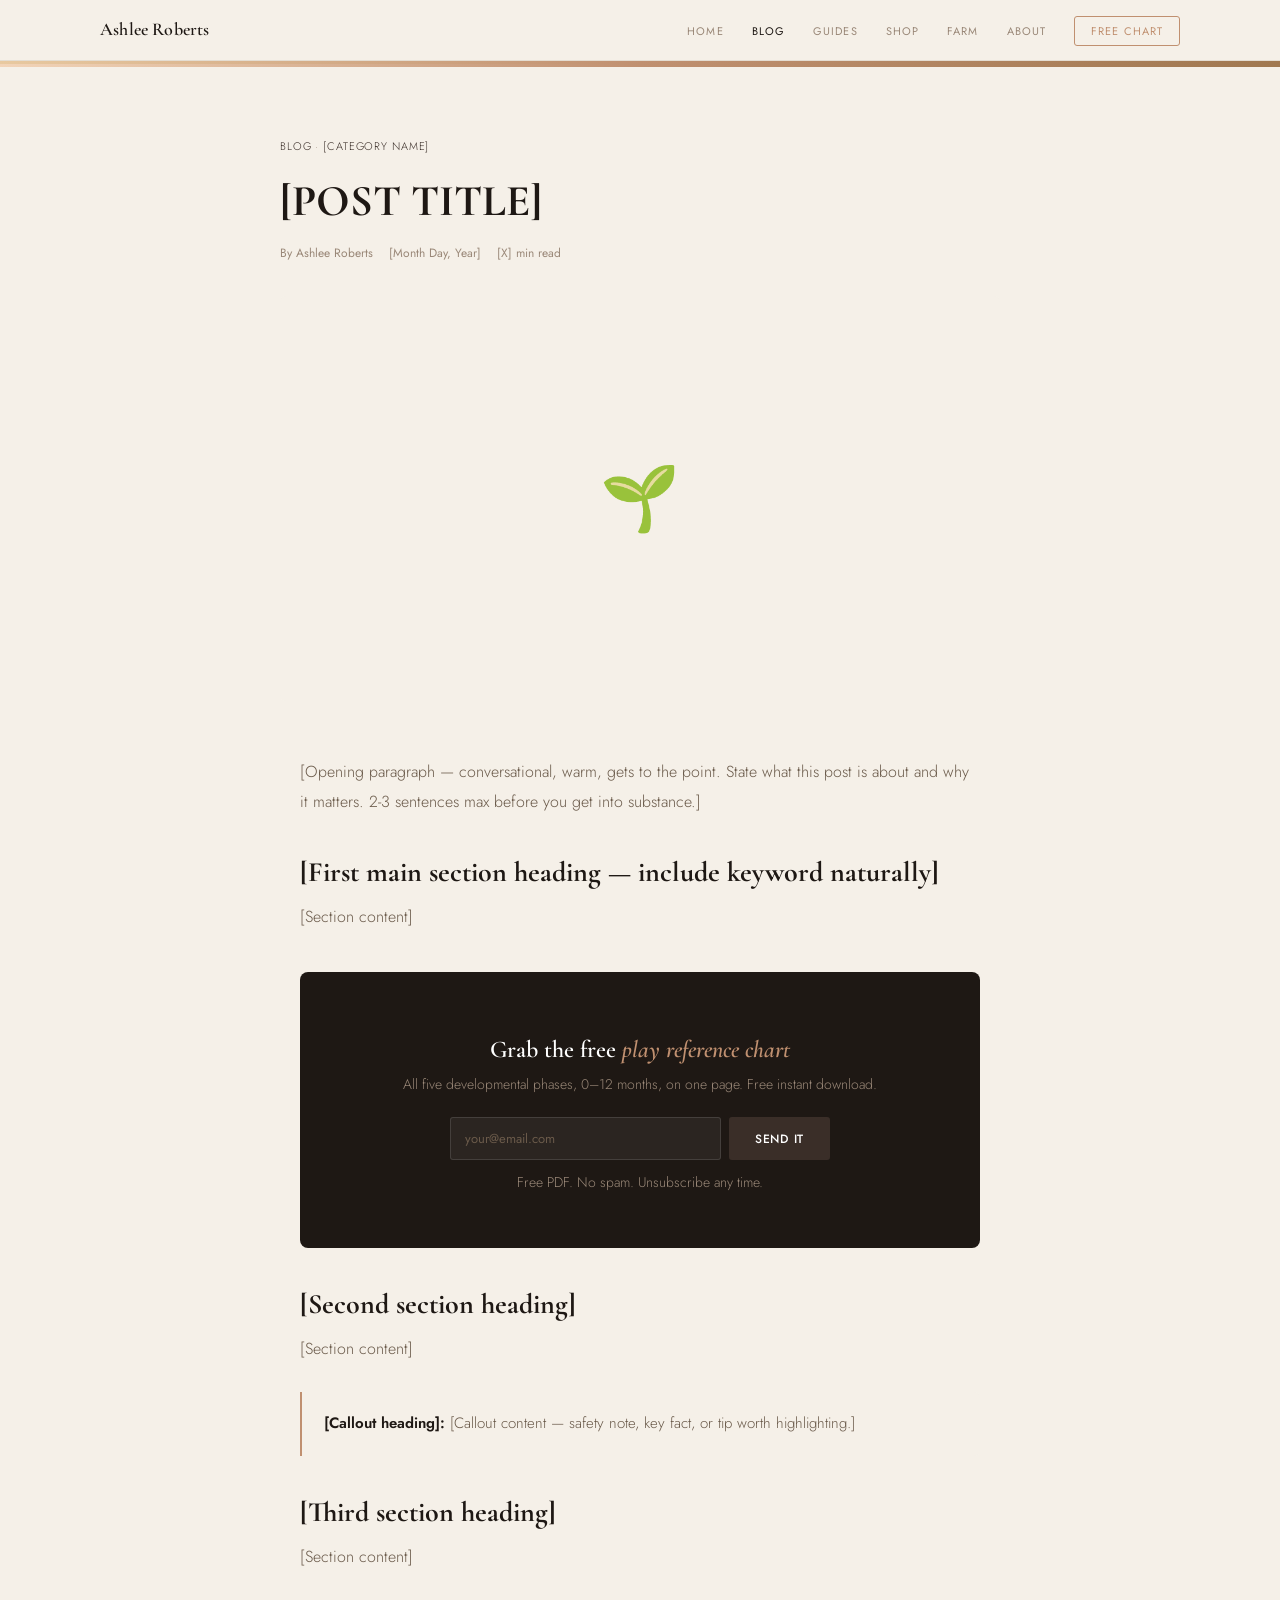
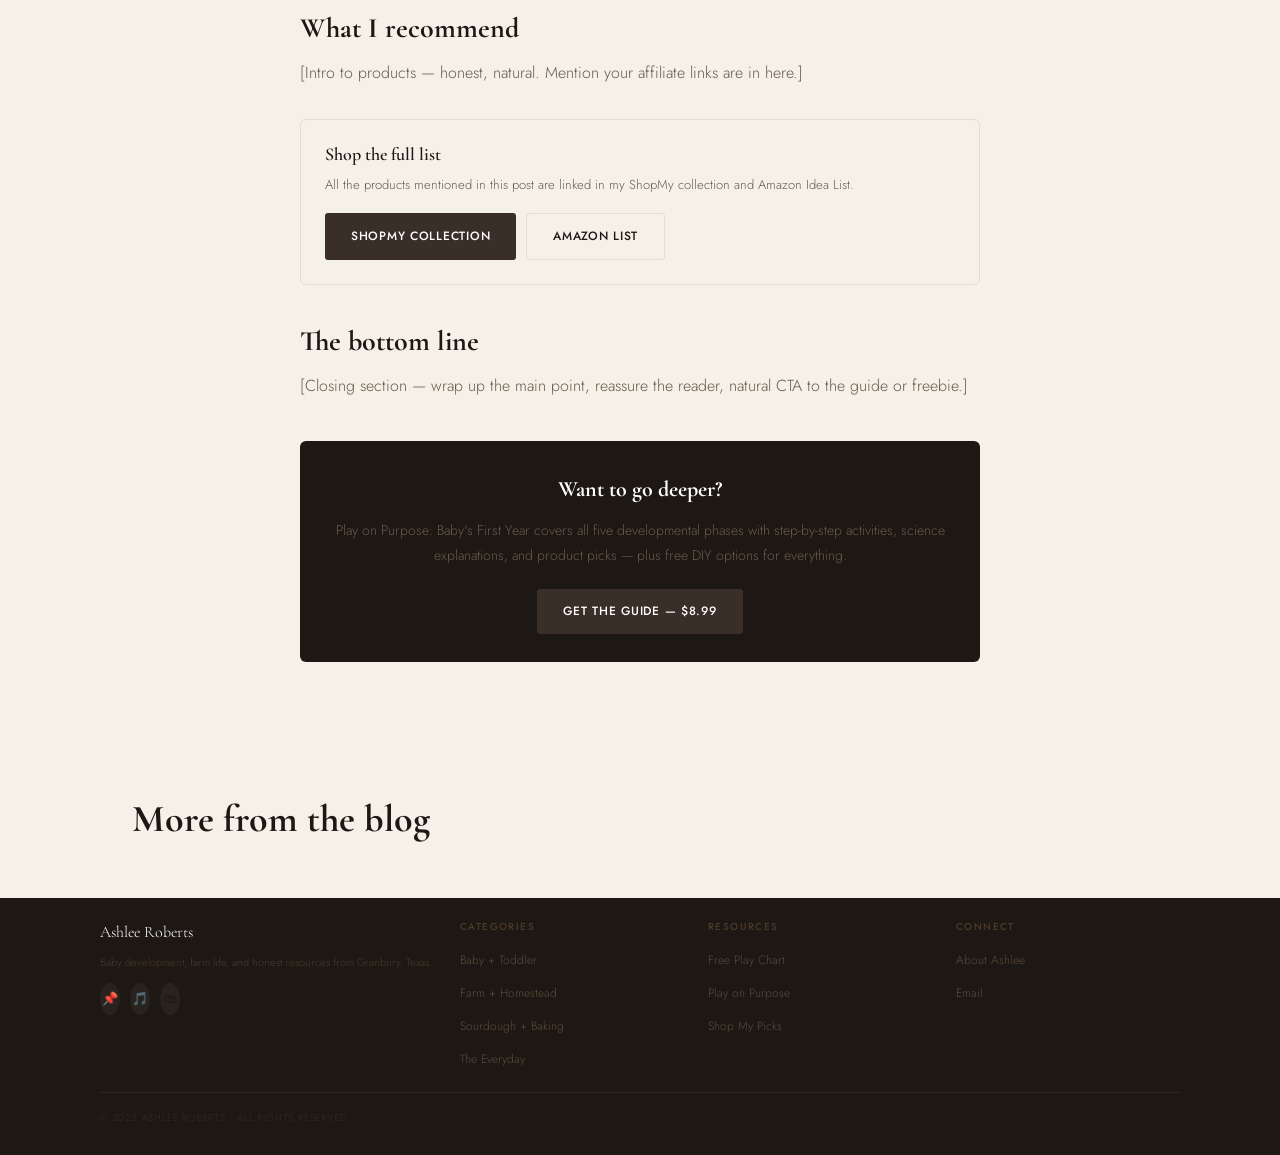
<file: pages/blog/post-template.html>
<!DOCTYPE html>
<html lang="en">
<head>
<meta charset="UTF-8">
<meta name="viewport" content="width=device-width, initial-scale=1.0">
<title>[POST TITLE] — Ashlee Roberts</title>
<meta name="description" content="[META DESCRIPTION — 150 chars, include main keyword]">
<meta property="og:title" content="[POST TITLE]">
<meta property="og:description" content="[META DESCRIPTION]">
<meta property="og:image" content="../../images/[POST-IMAGE].jpg">
<link rel="stylesheet" href="../../css/main.css">
<style>
  .post-hero { padding: 72px 32px 0; background: #F5F0E8; position: relative; }
  .post-hero::before { content: ''; position: absolute; top: 0; left: 0; right: 0; height: 3px; background: linear-gradient(to right, #F2D4B8, #C09070, #A07850); }
  .post-hero-inner { max-width: 720px; margin: 0 auto; }
  .post-breadcrumb { font-size: 11px; color: var(--muted); letter-spacing: 0.08em; text-transform: uppercase; margin-bottom: 20px; }
  .post-breadcrumb a { color: #3A2E28; text-decoration: none; }
  .post-hero h1 { font-size: clamp(28px, 5vw, 44px); margin-bottom: 16px; line-height: 1.15; }
  .post-meta { font-size: 12px; color: var(--muted); margin-bottom: 32px; display: flex; gap: 16px; flex-wrap: wrap; }
  .post-hero-image { width: 100%; max-width: 720px; aspect-ratio: 16/9; background: var(--sand); border-radius: 6px; display: flex; align-items: center; justify-content: center; font-size: 64px; margin: 0 auto; overflow: hidden; }
  .post-hero-image img { width: 100%; height: 100%; object-fit: cover; }

  .post-content { background: #F5F0E8; padding: 56px 32px 80px; }

  .post-sidebar-cta {
    background: var(--sand); border: 1px solid var(--border);
    border-radius: 6px; padding: 24px; margin: 32px 0;
  }
  .post-sidebar-cta h4 { font-size: 18px; margin-bottom: 8px; }
  .post-sidebar-cta p { font-size: 13px; margin-bottom: 16px; }

  .related { background: var(--sand); padding: 56px 32px; }
  .related h2 { font-size: 24px; margin-bottom: 24px; }
</style>
<link rel="apple-touch-icon" sizes="180x180" href="/apple-touch-icon.png">
<link rel="icon" type="image/png" sizes="32x32" href="/favicon-32x32.png">
<link rel="icon" type="image/png" sizes="16x16" href="/favicon-16x16.png">
<link rel="manifest" href="/site.webmanifest">
</head>
<body>

<nav class="nav">
  <div class="nav-inner">
    <a href="../../index.html" class="nav-logo">Ashlee Roberts</a>
    <ul class="nav-links" id="navLinks">
      <li><a href="../../index.html">Home</a></li>
      <li><a href="../blog.html" class="active">Blog</a></li>
      <li><a href="../digital-products.html">Guides</a></li>
      <li><a href="../shop.html">Shop</a></li>
      <li><a href="https://www.gsgrove.com">Farm</a></li>
      <li><a href="../about.html">About</a></li>
      <li><a href="https://shop.ashleegroberts.com/freebie" class="nav-cta">Free Chart</a></li>
    </ul>
    <button class="nav-menu-btn" id="menuBtn" aria-label="Menu"><span></span><span></span><span></span></button>
  </div>
</nav>
<div class="accent-bar"></div>

<!-- POST HERO -->
<div class="post-hero">
  <div class="post-hero-inner">
    <p class="post-breadcrumb"><a href="../blog.html">Blog</a> · <a href="../blog.html#[CATEGORY-ANCHOR]">[Category Name]</a></p>
    <h1>[POST TITLE]</h1>
    <div class="post-meta">
      <span>By Ashlee Roberts</span>
      <span>[Month Day, Year]</span>
      <span>[X] min read</span>
    </div>
    <div class="post-hero-image">
      <!-- Replace emoji with: <img src="../../images/post-image.jpg" alt="[description]"> -->
      🌱
    </div>
  </div>
</div>

<!-- POST BODY -->
<div class="post-content">
  <div class="post-body">

    <!-- INTRO PARAGRAPH — hook the reader, state what the post covers -->
    <p>[Opening paragraph — conversational, warm, gets to the point. State what this post is about and why it matters. 2-3 sentences max before you get into substance.]</p>

    <!-- FIRST H2 SECTION -->
    <h2>[First main section heading — include keyword naturally]</h2>
    <p>[Section content]</p>

    <!-- INLINE OPT-IN — appears roughly 1/3 into the post -->
    <div class="optin-box">
      <h3>Grab the free <em>play reference chart</em></h3>
      <p>All five developmental phases, 0–12 months, on one page. Free instant download.</p>
      <form class="optin-form" action="https://shop.ashleegroberts.com/freebie" method="get">
        <input type="email" placeholder="your@email.com" required>
        <button type="submit" class="btn btn-primary">Send It</button>
      </form>
      <p class="optin-note">Free PDF. No spam. Unsubscribe any time.</p>
    </div>

    <!-- SECOND H2 SECTION -->
    <h2>[Second section heading]</h2>
    <p>[Section content]</p>

    <!-- CALLOUT BOX — use for safety notes, key takeaways, or important tips -->
    <div class="callout">
      <p><strong>[Callout heading]:</strong> [Callout content — safety note, key fact, or tip worth highlighting.]</p>
    </div>

    <!-- THIRD H2 SECTION -->
    <h2>[Third section heading]</h2>
    <p>[Section content]</p>

    <!-- PRODUCT RECOMMENDATION SECTION -->
    <h2>What I recommend</h2>
    <p>[Intro to products — honest, natural. Mention your affiliate links are in here.]</p>

    <div class="post-sidebar-cta">
      <h4>Shop the full list</h4>
      <p>All the products mentioned in this post are linked in my ShopMy collection and Amazon Idea List.</p>
      <div style="display:flex;gap:10px;flex-wrap:wrap;">
        <a href="https://shopmy.us/ashleegroberts" class="btn btn-ink">ShopMy Collection</a>
        <a href="https://www.amazon.com/ideas/YOUR_LIST_ID?tag=ashleerober09-20" class="btn btn-outline">Amazon List</a>
      </div>
    </div>

    <!-- CLOSING PARAGRAPH -->
    <h2>The bottom line</h2>
    <p>[Closing section — wrap up the main point, reassure the reader, natural CTA to the guide or freebie.]</p>

    <!-- GUIDE CTA AT BOTTOM -->
    <div style="background:var(--ink);border-radius:6px;padding:28px;margin-top:40px;text-align:center;">
      <p style="font-family:var(--serif);font-size:22px;font-weight:700;color:white;margin-bottom:8px;">Want to go deeper?</p>
      <p style="color:#6A5A4A;font-size:14px;margin-bottom:20px;">Play on Purpose: Baby's First Year covers all five developmental phases with step-by-step activities, science explanations, and product picks — plus free DIY options for everything.</p>
      <a href="../../pages/digital-products.html" class="btn btn-primary">Get the Guide — $8.99</a>
    </div>

  </div>
</div>

<!-- RELATED POSTS -->
<section style="background:var(--sand);padding:56px 32px;">
  <div class="wrap">
    <h2>More from the blog</h2>
    <div class="grid-3">
      <!-- Copy post cards from blog.html here -->
    </div>
  </div>
</section>

<footer>
  <div class="footer-inner">
    <div class="footer-top">
      <div>
        <p class="footer-brand">Ashlee Roberts</p>
        <p class="footer-tagline">Baby development, farm life, and honest resources from Granbury, Texas.</p>
        <div class="footer-social">
          <a href="https://pinterest.com/ashleegroberts">📌</a>
          <a href="https://tiktok.com/@ashleegroberts">🎵</a>
          <a href="https://shopmy.us/ashleegroberts">🛍</a>
        </div>
      </div>
      <div>
        <p class="footer-col-title">Categories</p>
        <ul class="footer-links">
          <li><a href="../blog.html#baby">Baby + Toddler</a></li>
          <li><a href="../blog.html#farm">Farm + Homestead</a></li>
          <li><a href="../blog.html#sourdough">Sourdough + Baking</a></li>
          <li><a href="../blog.html#everyday">The Everyday</a></li>
        </ul>
      </div>
      <div>
        <p class="footer-col-title">Resources</p>
        <ul class="footer-links">
          <li><a href="https://shop.ashleegroberts.com/freebie">Free Play Chart</a></li>
          <li><a href="../digital-products.html">Play on Purpose</a></li>
          <li><a href="../shop.html">Shop My Picks</a></li>
        </ul>
      </div>
      <div>
        <p class="footer-col-title">Connect</p>
        <ul class="footer-links">
          <li><a href="../about.html">About Ashlee</a></li>
          <li><a href="mailto:ashleegroberts@gmail.com">Email</a></li>
          </ul>
      </div>
    </div>
    <div class="footer-bottom">
      <p class="footer-copy">© 2025 ASHLEE ROBERTS · ALL RIGHTS RESERVED</p>
      <div class="footer-legal">
        
      </div>
    </div>
  </div>
</footer>

<script>
  document.getElementById('menuBtn').addEventListener('click', () =>
    document.getElementById('navLinks').classList.toggle('open'));
</script>
</body>
</html>
</file>
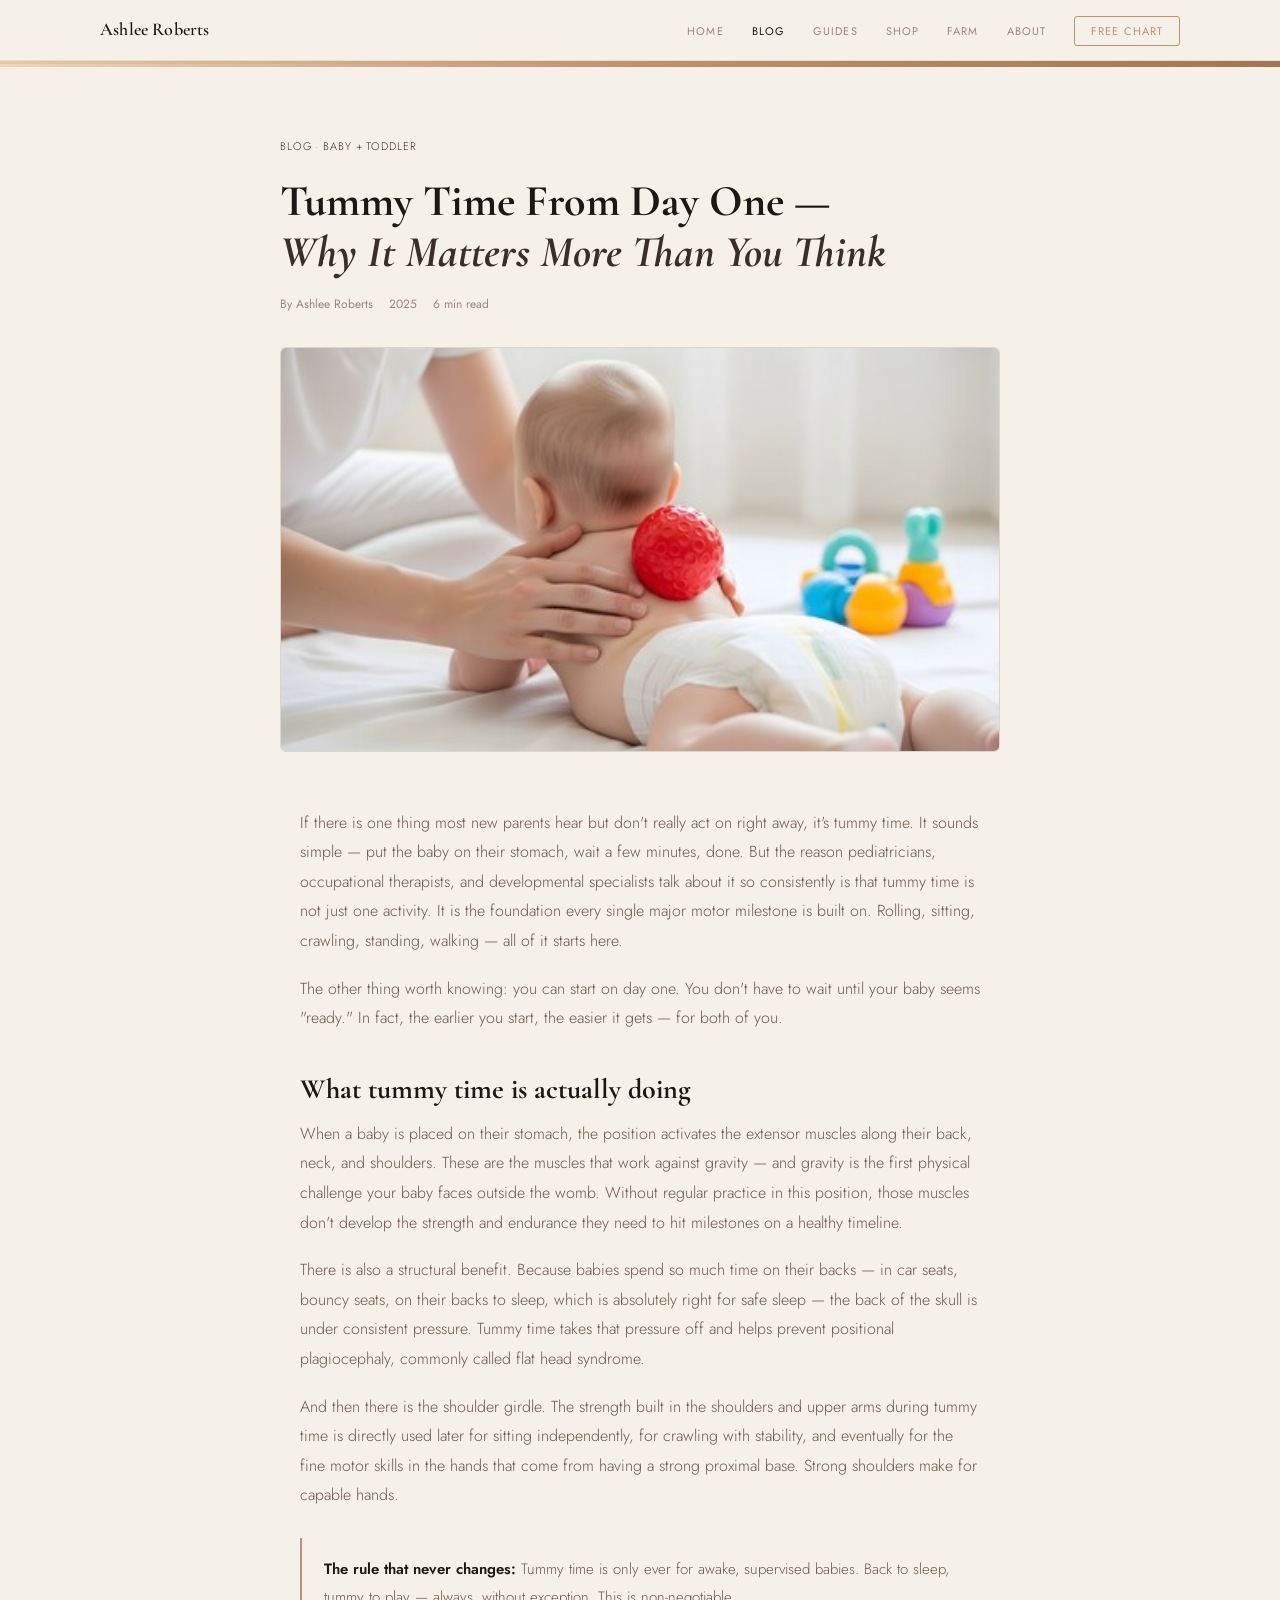
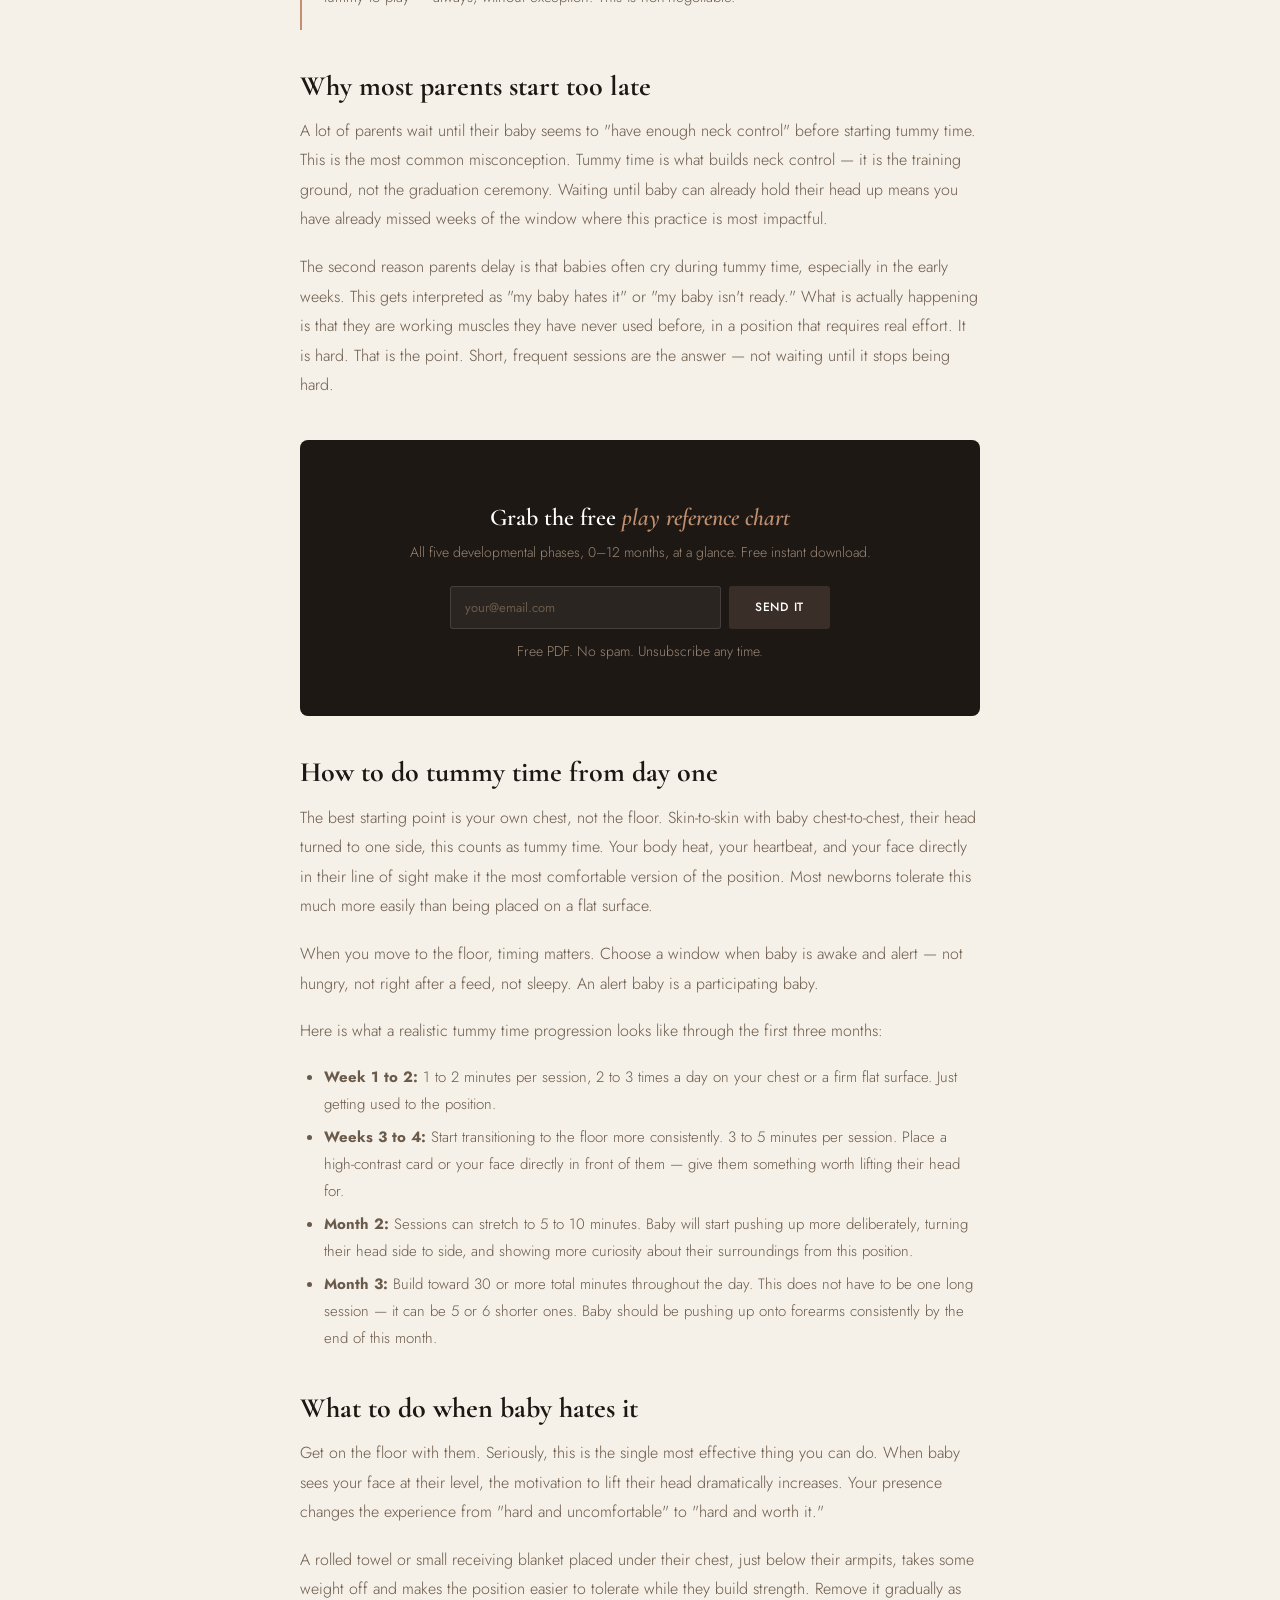
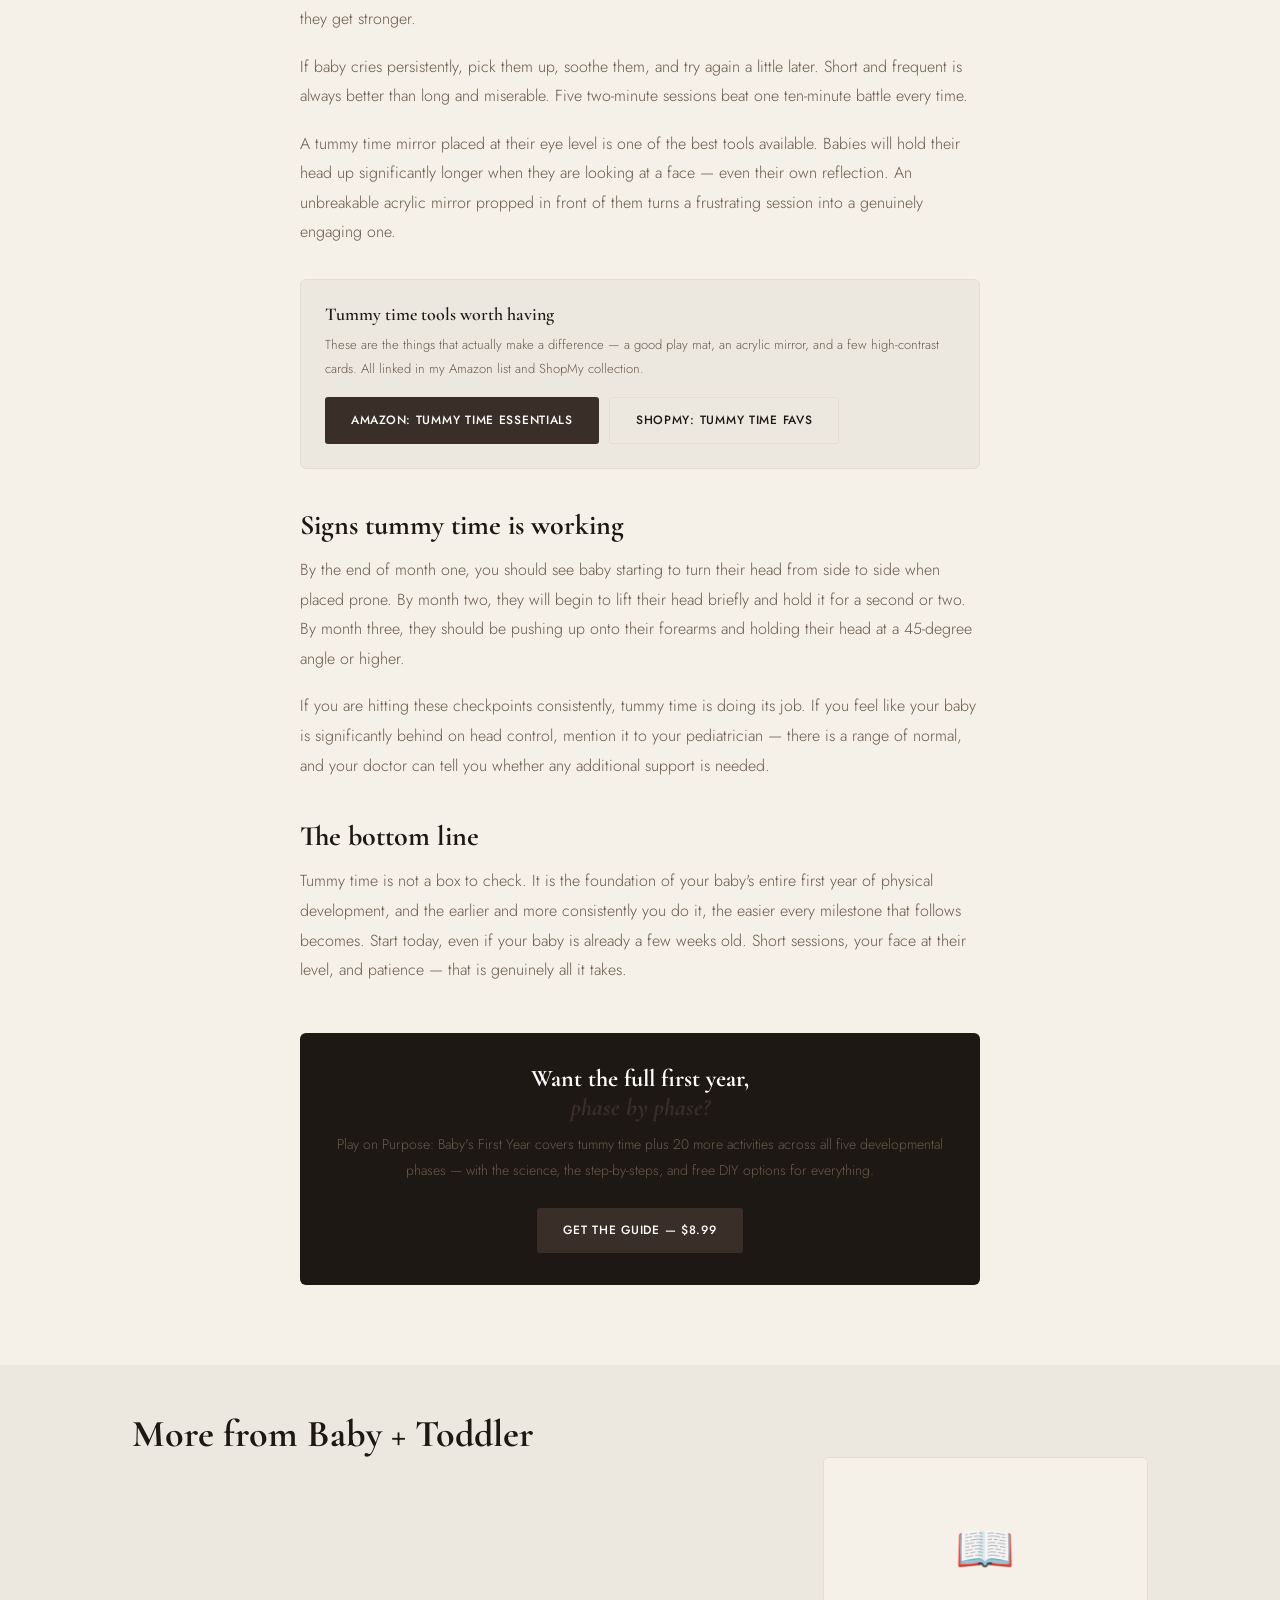
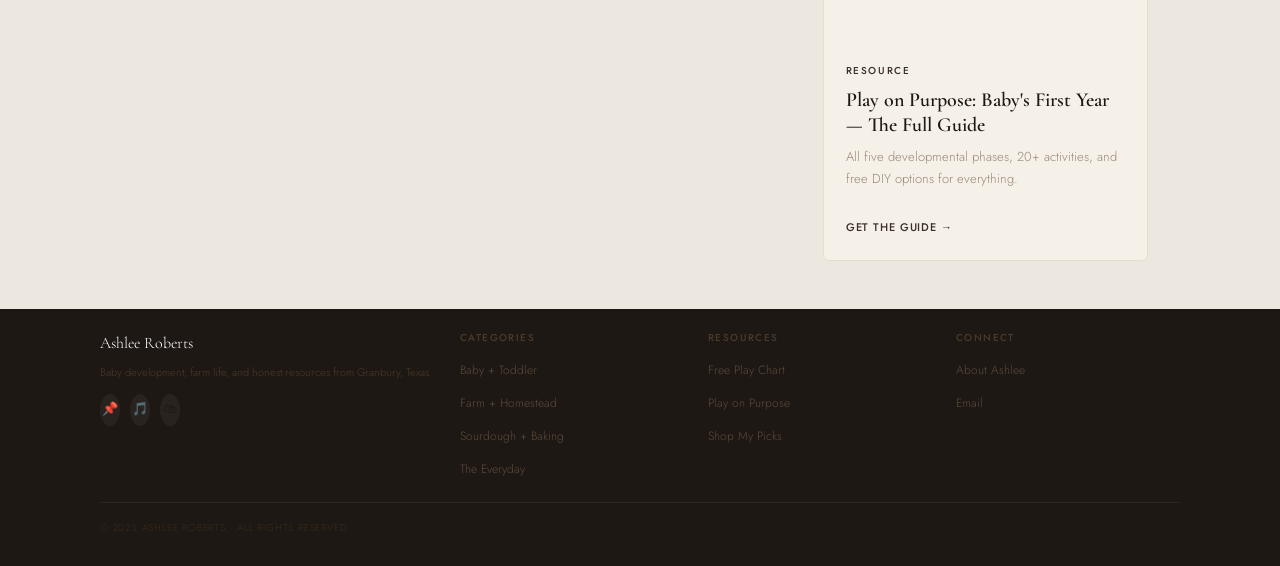
<file: pages/blog/tummy-time-tips.html>
<!DOCTYPE html>
<html lang="en">
<head>
<meta charset="UTF-8">
<meta name="viewport" content="width=device-width, initial-scale=1.0">
<title>Tummy Time From Day One — Why It Matters More Than You Think | Ashlee Roberts</title>
<meta name="description" content="Tummy time builds every major motor milestone. Here's why most parents start too late, how to do it from day one, and exactly what to expect month by month.">
<meta property="og:title" content="Tummy Time From Day One — Why It Matters More Than You Think">
<meta property="og:description" content="Tummy time builds every major motor milestone. Here's why most parents start too late and how to do it right from the very first day home.">
<link rel="stylesheet" href="../../css/main.css">
<style>
  .post-hero { padding: 72px 32px 0; background: #F5F0E8; position: relative; }
  .post-hero::before { content: ''; position: absolute; top: 0; left: 0; right: 0; height: 3px; background: linear-gradient(to right, #F2D4B8, #C09070, #A07850); }
  .post-hero-inner { max-width: 720px; margin: 0 auto; }
  .post-breadcrumb { font-size: 11px; color: var(--muted); letter-spacing: 0.08em; text-transform: uppercase; margin-bottom: 20px; }
  .post-breadcrumb a { color: #3A2E28; }
  .post-hero h1 { font-size: clamp(28px, 5vw, 44px); margin-bottom: 16px; line-height: 1.15; }
  .post-meta { font-size: 12px; color: var(--muted); margin-bottom: 32px; display: flex; gap: 16px; flex-wrap: wrap; }
  .post-hero-image { width: 100%; max-width: 720px; aspect-ratio: 16/9; background: #EDE8DF; border-radius: 6px; border: 1px solid #DDD5C8; display: flex; align-items: center; justify-content: center; font-size: 80px; margin: 0 auto; overflow: hidden; }
  .post-hero-image img { width: 100%; height: 100%; object-fit: cover; }
  .post-content { background: #F5F0E8; padding: 56px 32px 80px; }
  .post-shop-box { background: #EDE8DF; border: 1px solid var(--border); border-radius: 6px; padding: 24px; margin: 32px 0; }
  .post-shop-box h4 { font-size: 18px; margin-bottom: 8px; }
  .post-shop-box p { font-size: 13px; margin-bottom: 16px; }
  .related { background: #EDE8DF; padding: 48px 32px; }
  .related h2 { font-size: 24px; margin-bottom: 24px; }
</style>
<link rel="apple-touch-icon" sizes="180x180" href="/apple-touch-icon.png">
<link rel="icon" type="image/png" sizes="32x32" href="/favicon-32x32.png">
<link rel="icon" type="image/png" sizes="16x16" href="/favicon-16x16.png">
<link rel="manifest" href="/site.webmanifest">
</head>
<body>

<nav class="nav">
  <div class="nav-inner">
    <a href="../../index.html" class="nav-logo">Ashlee Roberts</a>
    <ul class="nav-links" id="navLinks">
      <li><a href="../../index.html">Home</a></li>
      <li><a href="../blog.html" class="active">Blog</a></li>
      <li><a href="../digital-products.html">Guides</a></li>
      <li><a href="../shop.html">Shop</a></li>
      <li><a href="https://www.gsgrove.com">Farm</a></li>
      <li><a href="../about.html">About</a></li>
      <li><a href="https://shop.ashleegroberts.com/freebie" class="nav-cta">Free Chart</a></li>
    </ul>
    <button class="nav-menu-btn" id="menuBtn" aria-label="Menu"><span></span><span></span><span></span></button>
  </div>
</nav>
<div class="accent-bar"></div>

<!-- HERO -->
<div class="post-hero">
  <div class="post-hero-inner">
    <p class="post-breadcrumb"><a href="../blog.html">Blog</a> · <a href="../blog.html#baby">Baby + Toddler</a></p>
    <h1>Tummy Time From Day One —<br><em>Why It Matters More Than You Think</em></h1>
    <div class="post-meta">
      <span>By Ashlee Roberts</span>
      <span>2025</span>
      <span>6 min read</span>
    </div>
    <div class="post-hero-image">
      <img src="../../images/tummy_time.jpg" alt="baby doing tummy time">
    </div>
  </div>
</div>

<!-- BODY -->
<div class="post-content">
  <div class="post-body">

    <p>If there is one thing most new parents hear but don't really act on right away, it's tummy time. It sounds simple — put the baby on their stomach, wait a few minutes, done. But the reason pediatricians, occupational therapists, and developmental specialists talk about it so consistently is that tummy time is not just one activity. It is the foundation every single major motor milestone is built on. Rolling, sitting, crawling, standing, walking — all of it starts here.</p>

    <p>The other thing worth knowing: you can start on day one. You don't have to wait until your baby seems "ready." In fact, the earlier you start, the easier it gets — for both of you.</p>

    <h2>What tummy time is actually doing</h2>

    <p>When a baby is placed on their stomach, the position activates the extensor muscles along their back, neck, and shoulders. These are the muscles that work against gravity — and gravity is the first physical challenge your baby faces outside the womb. Without regular practice in this position, those muscles don't develop the strength and endurance they need to hit milestones on a healthy timeline.</p>

    <p>There is also a structural benefit. Because babies spend so much time on their backs — in car seats, bouncy seats, on their backs to sleep, which is absolutely right for safe sleep — the back of the skull is under consistent pressure. Tummy time takes that pressure off and helps prevent positional plagiocephaly, commonly called flat head syndrome.</p>

    <p>And then there is the shoulder girdle. The strength built in the shoulders and upper arms during tummy time is directly used later for sitting independently, for crawling with stability, and eventually for the fine motor skills in the hands that come from having a strong proximal base. Strong shoulders make for capable hands.</p>

    <div class="callout">
      <p><strong>The rule that never changes:</strong> Tummy time is only ever for awake, supervised babies. Back to sleep, tummy to play — always, without exception. This is non-negotiable.</p>
    </div>

    <h2>Why most parents start too late</h2>

    <p>A lot of parents wait until their baby seems to "have enough neck control" before starting tummy time. This is the most common misconception. Tummy time is what builds neck control — it is the training ground, not the graduation ceremony. Waiting until baby can already hold their head up means you have already missed weeks of the window where this practice is most impactful.</p>

    <p>The second reason parents delay is that babies often cry during tummy time, especially in the early weeks. This gets interpreted as "my baby hates it" or "my baby isn't ready." What is actually happening is that they are working muscles they have never used before, in a position that requires real effort. It is hard. That is the point. Short, frequent sessions are the answer — not waiting until it stops being hard.</p>

    <!-- INLINE OPT-IN -->
    <div class="optin-box">
      <h3>Grab the free <em>play reference chart</em></h3>
      <p>All five developmental phases, 0–12 months, at a glance. Free instant download.</p>
      <form class="optin-form" action="https://shop.ashleegroberts.com/freebie" method="get">
        <input type="email" placeholder="your@email.com" required>
        <button type="submit" class="btn btn-primary">Send It</button>
      </form>
      <p class="optin-note">Free PDF. No spam. Unsubscribe any time.</p>
    </div>

    <h2>How to do tummy time from day one</h2>

    <p>The best starting point is your own chest, not the floor. Skin-to-skin with baby chest-to-chest, their head turned to one side, this counts as tummy time. Your body heat, your heartbeat, and your face directly in their line of sight make it the most comfortable version of the position. Most newborns tolerate this much more easily than being placed on a flat surface.</p>

    <p>When you move to the floor, timing matters. Choose a window when baby is awake and alert — not hungry, not right after a feed, not sleepy. An alert baby is a participating baby.</p>

    <p>Here is what a realistic tummy time progression looks like through the first three months:</p>

    <ul>
      <li><strong>Week 1 to 2:</strong> 1 to 2 minutes per session, 2 to 3 times a day on your chest or a firm flat surface. Just getting used to the position.</li>
      <li><strong>Weeks 3 to 4:</strong> Start transitioning to the floor more consistently. 3 to 5 minutes per session. Place a high-contrast card or your face directly in front of them — give them something worth lifting their head for.</li>
      <li><strong>Month 2:</strong> Sessions can stretch to 5 to 10 minutes. Baby will start pushing up more deliberately, turning their head side to side, and showing more curiosity about their surroundings from this position.</li>
      <li><strong>Month 3:</strong> Build toward 30 or more total minutes throughout the day. This does not have to be one long session — it can be 5 or 6 shorter ones. Baby should be pushing up onto forearms consistently by the end of this month.</li>
    </ul>

    <h2>What to do when baby hates it</h2>

    <p>Get on the floor with them. Seriously, this is the single most effective thing you can do. When baby sees your face at their level, the motivation to lift their head dramatically increases. Your presence changes the experience from "hard and uncomfortable" to "hard and worth it."</p>

    <p>A rolled towel or small receiving blanket placed under their chest, just below their armpits, takes some weight off and makes the position easier to tolerate while they build strength. Remove it gradually as they get stronger.</p>

    <p>If baby cries persistently, pick them up, soothe them, and try again a little later. Short and frequent is always better than long and miserable. Five two-minute sessions beat one ten-minute battle every time.</p>

    <p>A tummy time mirror placed at their eye level is one of the best tools available. Babies will hold their head up significantly longer when they are looking at a face — even their own reflection. An unbreakable acrylic mirror propped in front of them turns a frustrating session into a genuinely engaging one.</p>

    <div class="post-shop-box">
      <h4>Tummy time tools worth having</h4>
      <p>These are the things that actually make a difference — a good play mat, an acrylic mirror, and a few high-contrast cards. All linked in my Amazon list and ShopMy collection.</p>
      <div style="display:flex;gap:10px;flex-wrap:wrap;">
        <a href="https://amzn.to/3R1msMN" class="btn btn-ink">Amazon: Tummy Time Essentials</a>
        <a href="https://shopmy.us/shop/collections/6052447" class="btn btn-outline">ShopMy: Tummy Time Favs</a>
      </div>
    </div>

    <h2>Signs tummy time is working</h2>

    <p>By the end of month one, you should see baby starting to turn their head from side to side when placed prone. By month two, they will begin to lift their head briefly and hold it for a second or two. By month three, they should be pushing up onto their forearms and holding their head at a 45-degree angle or higher.</p>

    <p>If you are hitting these checkpoints consistently, tummy time is doing its job. If you feel like your baby is significantly behind on head control, mention it to your pediatrician — there is a range of normal, and your doctor can tell you whether any additional support is needed.</p>

    <h2>The bottom line</h2>

    <p>Tummy time is not a box to check. It is the foundation of your baby's entire first year of physical development, and the earlier and more consistently you do it, the easier every milestone that follows becomes. Start today, even if your baby is already a few weeks old. Short sessions, your face at their level, and patience — that is genuinely all it takes.</p>

    <!-- GUIDE CTA -->
    <div style="background:var(--ink);border-radius:6px;padding:32px;margin-top:48px;text-align:center;">
      <p style="font-family:var(--serif);font-size:24px;font-weight:700;color:white;line-height:1.2;margin-bottom:10px;">Want the full first year,<br><em style="color:#3A2E28;">phase by phase?</em></p>
      <p style="color:#6A5A4A;font-size:14px;margin-bottom:24px;font-weight:300;">Play on Purpose: Baby's First Year covers tummy time plus 20 more activities across all five developmental phases — with the science, the step-by-steps, and free DIY options for everything.</p>
      <a href="../../pages/digital-products.html" class="btn btn-primary">Get the Guide — $8.99</a>
    </div>

  </div>
</div>

<!-- RELATED -->
<section style="background:#EDE8DF;padding:48px 32px;">
  <div class="wrap">
    <h2>More from Baby + Toddler</h2>
    <div class="grid-3">
      <div class="card post-card" style="opacity:0.6;">
        <div class="post-card-image">👀</div>
        <div class="post-card-body">
          <p class="post-card-cat">Baby + Toddler</p>
          <h3 class="post-card-title">What Your Newborn Can Actually See — And Why It Matters</h3>
          <span class="post-card-link" style="color:var(--muted);">Coming soon</span>
        </div>
      </div>
      <div class="card post-card" style="opacity:0.6;">
        <div class="post-card-image">😄</div>
        <div class="post-card-body">
          <p class="post-card-cat">Baby + Toddler</p>
          <h3 class="post-card-title">The Harvard Concept I Use Every Day With My Son</h3>
          <span class="post-card-link" style="color:var(--muted);">Coming soon</span>
        </div>
      </div>
      <a href="../digital-products.html" class="card post-card">
        <div class="post-card-image">📖</div>
        <div class="post-card-body">
          <p class="post-card-cat">Resource</p>
          <h3 class="post-card-title">Play on Purpose: Baby's First Year — The Full Guide</h3>
          <p class="post-card-excerpt">All five developmental phases, 20+ activities, and free DIY options for everything.</p>
          <span class="post-card-link">Get the guide →</span>
        </div>
      </a>
    </div>
  </div>
</section>

<footer>
  <div class="footer-inner">
    <div class="footer-top">
      <div>
        <p class="footer-brand">Ashlee Roberts</p>
        <p class="footer-tagline">Baby development, farm life, and honest resources from Granbury, Texas.</p>
        <div class="footer-social">
          <a href="https://pinterest.com/ashleegroberts">📌</a>
          <a href="https://tiktok.com/@ashleegroberts">🎵</a>
          <a href="https://shopmy.us/ashleegroberts">🛍</a>
        </div>
      </div>
      <div>
        <p class="footer-col-title">Categories</p>
        <ul class="footer-links">
          <li><a href="../blog.html#baby">Baby + Toddler</a></li>
          <li><a href="../blog.html#farm">Farm + Homestead</a></li>
          <li><a href="../blog.html#sourdough">Sourdough + Baking</a></li>
          <li><a href="../blog.html#everyday">The Everyday</a></li>
        </ul>
      </div>
      <div>
        <p class="footer-col-title">Resources</p>
        <ul class="footer-links">
          <li><a href="https://shop.ashleegroberts.com/freebie">Free Play Chart</a></li>
          <li><a href="../digital-products.html">Play on Purpose</a></li>
          <li><a href="../shop.html">Shop My Picks</a></li>
        </ul>
      </div>
      <div>
        <p class="footer-col-title">Connect</p>
        <ul class="footer-links">
          <li><a href="../about.html">About Ashlee</a></li>
          <li><a href="mailto:ashleegroberts@gmail.com">Email</a></li>
          </ul>
      </div>
    </div>
    <div class="footer-bottom">
      <p class="footer-copy">© 2025 ASHLEE ROBERTS · ALL RIGHTS RESERVED</p>
      <div class="footer-legal">
        
      </div>
    </div>
  </div>
</footer>

<script>
  document.getElementById('menuBtn').addEventListener('click', () =>
    document.getElementById('navLinks').classList.toggle('open'));
</script>
</body>
</html>
</file>
<file: css/main.css>
/* ============================================
   ashleegroberts.com — Main Stylesheet
   Direction: Soft Minimal — Option C
   Palette: Warm Sand, White, Parchment
   Type: Cormorant Garamond + Jost
   ============================================ */

@import url('https://fonts.googleapis.com/css2?family=Cormorant+Garamond:ital,wght@0,400;0,600;0,700;1,400;1,600&family=Jost:wght@300;400;500;600&display=swap');

:root {
  --white:    #FFFFFF;
  --parch:    #F5F0E8;
  --sand:     #F5F0E8;
  --linen:    #EDE8DF;
  --border:   #E4DDD2;
  --ink:      #1E1814;
  --warm:     #6A5A4A;
  --muted:    #9A8878;
  --accent:   #C09070;
  --btn:     #3A2E28;
  --accent-dk:#A07050;
  --sage:     #7A9470;

  --serif:  'Cormorant Garamond', Georgia, serif;
  --sans:   'Jost', Arial, sans-serif;

  --max:    1080px;
  --narrow: 720px;
  --radius: 6px;
}

*, *::before, *::after { box-sizing: border-box; margin: 0; padding: 0; }
html { scroll-behavior: smooth; }
img { max-width: 100%; display: block; }
a { color: inherit; text-decoration: none; }

body {
  font-family: var(--sans);
  background: var(--parch);
  color: var(--ink);
  font-size: 16px;
  line-height: 1.75;
}

/* ── TYPE ── */
h1, h2, h3, h4 { font-family: var(--serif); line-height: 1.15; }
h1 { font-size: clamp(36px, 6vw, 58px); font-weight: 700; }
h2 { font-size: clamp(26px, 4vw, 38px); font-weight: 700; }
h3 { font-size: clamp(20px, 3vw, 26px); font-weight: 600; }
h4 { font-size: 18px; font-weight: 600; }
h1 em, h2 em, h3 em { color: #3A2E28; font-style: italic; }
p { color: var(--warm); font-size: 15px; line-height: 1.85; margin-bottom: 14px; font-weight: 300; }
p:last-child { margin-bottom: 0; }
p strong { color: var(--ink); font-weight: 600; }

.eyebrow {
  font-family: var(--sans);
  font-size: 10px;
  letter-spacing: 0.24em;
  text-transform: uppercase;
  color: #3A2E28;
  font-weight: 500;
  margin-bottom: 10px;
  display: block;
}

/* ── LAYOUT ── */
.wrap        { max-width: var(--max);    margin: 0 auto; padding: 0 32px; }
.wrap-narrow { max-width: var(--narrow); margin: 0 auto; padding: 0 32px; }
.section     { padding: 80px 0; }
.section-sand  { background: #FEFCFA; }
.section-linen { background: #FEFCFA; }
.section-white { background: var(--parch); }
.section-ink   { background: var(--ink); }
.rule  { height: 1px; background: var(--border); margin: 32px 0; }
.rule-accent { height: 1px; background: var(--accent); width: 36px; margin: 0 0 24px; opacity: 0.6; }

/* ── NAV ── */
.nav {
  position: sticky; top: 0; z-index: 100;
  background: var(--parch);
  border-bottom: 1px solid var(--border);
  padding: 0 32px;
}
.nav-inner {
  max-width: var(--max); margin: 0 auto;
  display: flex; align-items: center;
  justify-content: space-between; height: 60px;
}
.nav-logo {
  font-family: var(--serif);
  font-size: 18px; font-weight: 600;
  color: var(--ink); letter-spacing: 0.01em;
  font-style: normal;
}
.nav-logo span { color: var(--ink); font-style: normal; }
.nav-links {
  display: flex; align-items: center;
  gap: 28px; list-style: none;
}
.nav-links a {
  font-family: var(--sans); font-size: 11px;
  font-weight: 400; letter-spacing: 0.1em;
  text-transform: uppercase; color: var(--muted);
  transition: color 0.15s;
}
.nav-links a:hover, .nav-links a.active { color: var(--ink); }
.nav-cta {
  border: 1px solid var(--accent) !important;
  color: var(--accent) !important;
  padding: 6px 16px; border-radius: 3px;
  font-size: 11px !important;
  transition: background 0.15s, color 0.15s !important;
}
.nav-cta:hover { background: var(--accent) !important; color: white !important; }
.nav-menu-btn {
  display: none; background: none; border: none;
  cursor: pointer; padding: 4px;
}
.nav-menu-btn span {
  display: block; width: 20px; height: 1.5px;
  background: var(--ink); margin: 5px 0;
}

/* ── BUTTONS ── */
.btn {
  display: inline-flex; align-items: center; gap: 6px;
  padding: 12px 26px; border-radius: 3px;
  font-family: var(--sans); font-size: 12px;
  font-weight: 500; letter-spacing: 0.06em;
  text-transform: uppercase; cursor: pointer;
  transition: all 0.15s; border: none;
  text-decoration: none;
}
.btn-primary { background: #3A2E28; color: white; }
.btn-primary:hover { background: #2A1E18; }
.btn-outline { background: transparent; color: var(--ink); border: 1px solid var(--border); }
.btn-outline:hover { border-color: var(--accent); color: var(--accent); }
.btn-ink { background: #3A2E28; color: white; }
.btn-ink:hover { background: #2A1E18; }

/* ── CARDS ── */
.card {
  background: var(--parch); border: 1px solid var(--border);
  border-radius: var(--radius); overflow: hidden;
  transition: transform 0.2s, box-shadow 0.2s;
}
.card:hover { transform: translateY(-2px); box-shadow: 0 8px 32px rgba(30,24,20,0.07); }

/* ── POST CARD ── */
.post-card { display: flex; flex-direction: column; }
.post-card-image {
  aspect-ratio: 16/9; background: var(--sand);
  display: flex; align-items: center; justify-content: center;
  font-size: 48px; overflow: hidden;
}
.post-card-image img { width: 100%; height: 100%; object-fit: cover; }
.post-card-body { padding: 22px; flex: 1; display: flex; flex-direction: column; }
.post-card-cat {
  font-family: var(--sans); font-size: 10px;
  font-weight: 500; letter-spacing: 0.16em;
  text-transform: uppercase; color: #3A2E28;
  margin-bottom: 8px;
}
.post-card-title {
  font-family: var(--serif); font-size: 20px;
  font-weight: 600; color: var(--ink);
  line-height: 1.25; margin-bottom: 8px;
}
.post-card-excerpt {
  font-size: 13px; color: var(--muted);
  line-height: 1.7; margin-bottom: 16px; flex: 1;
  font-weight: 300;
}
.post-card-meta {
  font-size: 11px; color: var(--muted);
  font-weight: 400; letter-spacing: 0.04em;
}
.post-card-link {
  font-size: 11px; font-weight: 500;
  letter-spacing: 0.08em; text-transform: uppercase;
  color: #3A2E28; margin-top: 12px; display: inline-block;
}
.post-card-link:hover { color: #2A1E18; }

/* ── GRID UTILITIES ── */
.grid-2 { display: grid; grid-template-columns: repeat(2, 1fr); gap: 20px; }
.grid-3 { display: grid; grid-template-columns: repeat(3, 1fr); gap: 20px; }
.grid-4 { display: grid; grid-template-columns: repeat(4, 1fr); gap: 16px; }

/* ── BLOG POST BODY ── */
.post-body { max-width: 680px; margin: 0 auto; }
.post-body h2 { font-size: 28px; margin: 40px 0 14px; color: var(--ink); }
.post-body h3 { font-size: 20px; margin: 32px 0 10px; color: var(--ink); }
.post-body p { font-size: 16px; line-height: 1.85; color: var(--warm); margin-bottom: 18px; font-weight: 300; }
.post-body p strong { color: var(--ink); font-weight: 600; }
.post-body ul, .post-body ol { padding-left: 24px; margin-bottom: 18px; }
.post-body li { font-size: 15px; color: var(--warm); line-height: 1.8; margin-bottom: 6px; font-weight: 300; }
.post-body .callout {
  background: var(--sand); border-left: 2px solid var(--accent);
  padding: 18px 22px; border-radius: 0 6px 6px 0;
  margin: 28px 0;
}
.post-body .callout p { margin: 0; font-size: 15px; }

/* ── OPT-IN BOX ── */
.optin-box {
  background: var(--ink); border-radius: 8px;
  padding: 32px; margin: 40px 0; text-align: center;
}
.optin-box h3 { font-family: var(--serif); color: white; font-size: 24px; margin-bottom: 8px; }
.optin-box h3 em { color: var(--accent); font-style: italic; }
.optin-box p { color: #9A8878; font-size: 14px; margin-bottom: 20px; }
.optin-form { display: flex; gap: 8px; max-width: 380px; margin: 0 auto; }
.optin-form input {
  flex: 1; padding: 11px 14px; border: 1px solid rgba(255,255,255,0.12);
  border-radius: 3px; background: rgba(255,255,255,0.06);
  color: white; font-family: var(--sans); font-size: 13px;
  outline: none;
}
.optin-form input::placeholder { color: #6A5A4A; }
.optin-form input:focus { border-color: var(--accent); }
.optin-note { font-size: 11px; color: #4A3A2A; margin-top: 10px; }

/* ── FOOTER ── */
footer {
  background: var(--ink);
  padding: 20px 32px 14px;
}
.footer-inner { max-width: var(--max); margin: 0 auto; }
.footer-top {
  display: grid; grid-template-columns: 1.5fr 1fr 1fr 1fr;
  gap: 24px; padding-bottom: 20px;
  border-bottom: 1px solid rgba(255,255,255,0.06);
  margin-bottom: 16px;
}
.footer-brand {
  font-family: var(--serif); font-size: 16px;
  color: white; margin-bottom: 6px;
}
.footer-brand span { color: var(--accent); }
.footer-tagline { font-size: 11px; color: #4A3A2A; line-height: 1.6; font-weight: 300; margin-bottom: 12px; }
.footer-social { display: flex; gap: 10px; }
.footer-social a {
  width: 20px; height: 32px; border-radius: 50%;
  background: rgba(255,255,255,0.05);
  display: flex; align-items: center; justify-content: center;
  font-size: 13px; transition: background 0.15s;
}
.footer-social a:hover { background: rgba(255,255,255,0.1); }
.footer-col-title {
  font-size: 10px; font-weight: 500; letter-spacing: 0.14em;
  text-transform: uppercase; color: #4A3A2A; margin-bottom: 8px;
}
.footer-links { list-style: none; display: flex; flex-direction: column; gap: 5px; }
.footer-links a { font-size: 12px; color: #5A4A3A; font-weight: 300; transition: color 0.15s; }
.footer-links a:hover { color: var(--accent); }
.footer-bottom {
  display: flex; align-items: center;
  justify-content: space-between; flex-wrap: wrap; gap: 10px;
}
.footer-copy { font-size: 10px; color: #3A2A1A; letter-spacing: 0.08em; }
.footer-legal { display: flex; gap: 18px; }
.footer-legal a { font-size: 10px; color: #3A2A1A; transition: color 0.15s; }
.footer-legal a:hover { color: #5A4A3A; }



/* ── BADGE ── */
.badge {
  display: inline-block; font-family: var(--sans);
  font-size: 10px; font-weight: 500; letter-spacing: 0.1em;
  text-transform: uppercase; padding: 3px 10px; border-radius: 20px;
}
.badge-cat { background: var(--sand); color: var(--warm); border: 1px solid var(--border); }

/* ── INPUT ── */
.input {
  width: 100%; padding: 11px 14px;
  border: 1px solid var(--border); border-radius: 3px;
  font-family: var(--sans); font-size: 14px; font-weight: 300;
  color: var(--ink); background: var(--white);
  transition: border-color 0.15s; outline: none;
}
.input:focus { border-color: var(--accent); }
.input::placeholder { color: var(--muted); }

/* ── RESPONSIVE ── */
@media (max-width: 900px) {
  .grid-4 { grid-template-columns: repeat(2, 1fr); }
  .footer-top { grid-template-columns: 1fr 1fr; }
}
@media (max-width: 680px) {
  .grid-2, .grid-3 { grid-template-columns: 1fr; }
  .nav-links { display: none; }
  .nav-links.open {
    display: flex; flex-direction: column; align-items: flex-start;
    position: absolute; top: 60px; left: 0; right: 0;
    background: var(--parch); border-bottom: 1px solid var(--border);
    padding: 20px 32px; gap: 16px; z-index: 99;
  }
  .nav-menu-btn { display: block; }
  .footer-top { grid-template-columns: 1fr; gap: 24px; }
  .section { padding: 60px 0; }
  .wrap, .wrap-narrow { padding: 0 20px; }
}
.accent-bar {
 height: 3px;
 background: linear-gradient(to right, #E8C9A0, #C09070, #A07850);
 display: block;
}
section, div[style] { border-top: none !important; border-bottom: none !important; }
</file>
